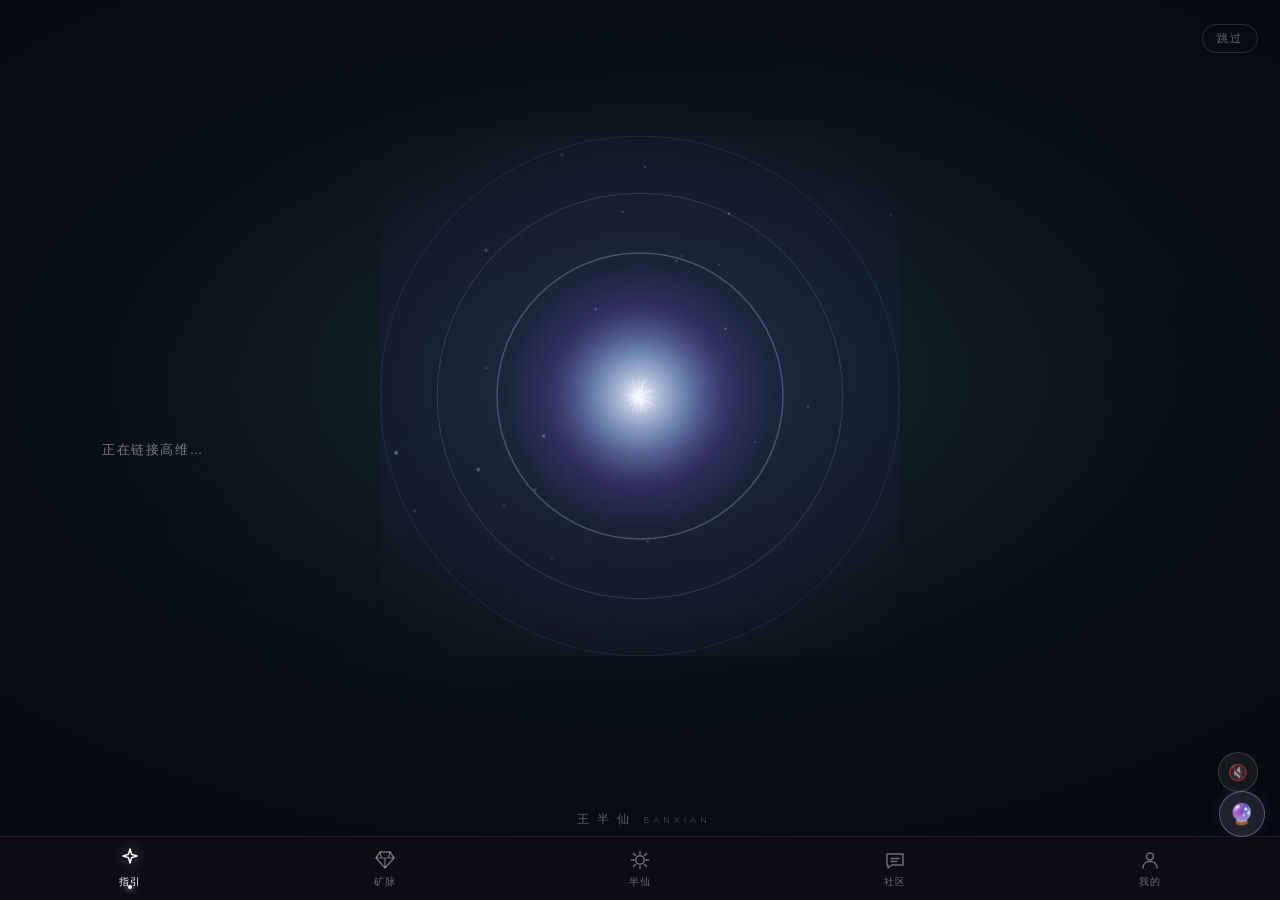
<file: index.html>
<!DOCTYPE html>
<html lang="zh-CN">
<head>
    <meta charset="UTF-8">
    <meta name="viewport" content="width=device-width, initial-scale=1.0, maximum-scale=1.0, user-scalable=no, viewport-fit=cover">
    <meta name="description" content="王半仙 BANXIAN · AI 命理职业导航 · 溯禀赋之源，启职业之途">
    <title>王半仙 · 溯禀赋之源，启职业之途</title>
    <link rel="stylesheet" href="css/spirit.css?v=1">
    <link rel="stylesheet" href="css/starla.css?v=1">
    <meta name="theme-color" content="#1a2226">
    <link rel="icon" href="data:image/svg+xml,<svg xmlns='http://www.w3.org/2000/svg' viewBox='0 0 100 100'><text y='.9em' font-size='90'>🔮</text></svg>">
</head>
<body>

    <!-- 星空滑落（保留原版） -->
    <canvas id="starfield"></canvas>
    <!-- 弥散光晕背景层 -->
    <div class="spirit-glow"></div>
    <!-- 氛围画布层（透明，球体已移除） -->
    <canvas id="spirit-canvas"></canvas>

    <!-- ══════════ 屏 0 · 启动动画（星芒主视觉：白色火花放射 + 深空蓝黑底，无光球） ══════════ -->
    <section class="sp-screen active" id="spLoader">
        <canvas id="nebulaCanvas"></canvas>
        <div class="sp-orb-zone">
            <canvas id="loaderOrbCanvas" class="loader-orb"></canvas>
        </div>

        <!-- 发散光芒层（由 opening.js 白色火花放射呈现，圆球元素已移除） -->
        <div class="sp-rays" id="spRays" aria-hidden="true">
            <div class="sp-rays-inner"></div>
        </div>

        <div class="sp-loader-text" id="loaderText"></div>
        <div class="sp-loader-brand">王半仙<span class="sp-loader-brand-en">BANXIAN</span></div>
        <button class="sp-skip" id="skipLoader">跳过</button>
        <button class="sp-audio-toggle" id="spAudioToggle" aria-label="音效开关">🔇</button>
        <div class="sp-legal">命理内容仅供传统文化研究与娱乐参考</div>
    </section>

    <!-- ══════════ 屏 1 · 星际入口 ══════════ -->
    <section class="sp-screen sp-gate" id="spGate">
        <div class="sp-orb-zone">
            <canvas id="gateOrbCanvas" class="gate-orb"></canvas>
        </div>
        <div class="sp-gate-inner">
            <h1 class="sp-gate-title">溯禀赋之源<br>启职业之途</h1>
            <p class="sp-gate-sub" id="gateSub"></p>
        </div>
        <div class="sp-gate-hint">轻触任意位置 · 唤醒半仙</div>
        <div class="sp-legal">命理内容仅供传统文化研究与娱乐参考</div>
    </section>

    <!-- ══════════ 屏 2 · 主页表单 ══════════ -->
    <main class="container" id="spHome" style="display:none">
        <div class="v3-hero">
            <div class="logo">✦</div>
            <h1 class="title serif-title">启 途</h1>
            <p class="sub">溯禀赋之源，启职业之途<br>AI 命理职业导航 · 王半仙为你掌舵</p>
        </div>

        <form class="v3-form" id="v3Form" onsubmit="return false;" data-avs="qitu_form_v3">
            <div class="v3-section-title">称呼</div>
            <div class="v3-hint">选填 · 我们怎么称呼你</div>
            <input type="text" class="form-input" id="fName" placeholder="怎么称呼你" maxlength="12" autocomplete="off">

            <div class="v3-section-title" style="margin-top:1rem">性别</div>
            <div class="seg" id="fGender" data-avs-seg="gender">
                <button type="button" class="seg-btn active" data-val="1">♂ 男</button>
                <button type="button" class="seg-btn" data-val="0">♀ 女</button>
            </div>

            <div class="v3-section-title" style="margin-top:1rem">历法类型</div>
            <div class="seg" id="fCal" data-avs-seg="cal">
                <button type="button" class="seg-btn active" data-val="solar">公历（阳历）</button>
                <button type="button" class="seg-btn" data-val="lunar">农历（阴历）</button>
            </div>

            <div class="v3-section-title" style="margin-top:1rem" id="dateTitle">出生日期（公历）</div>
            <div class="v3-hint" id="calHint">公历生日直接填写；不确定公历生日可切换农历</div>
            <div class="v3-date-row">
                <select class="form-input" id="fYear"></select>
                <select class="form-input" id="fMonth"></select>
                <select class="form-input" id="fDay"></select>
            </div>

            <div class="v3-section-title" style="margin-top:1rem">出生时辰</div>
            <div class="v3-hint">不知道时辰可选「不知时辰」（按日柱推演）</div>
            <select class="form-input" id="fHour"></select>

            <div class="v3-section-title" style="margin-top:1rem">出生城市</div>
            <div class="v3-hint">选填 · 用于真太阳时校算</div>
            <input type="text" class="form-input" id="fCity" placeholder="如：成都" list="cityList" maxlength="10" autocomplete="off">
            <datalist id="cityList"></datalist>
            <div class="city-tz-note" id="tzNote"></div>

            <button type="button" class="btn-primary" id="submitBtn" style="margin-top:1.2rem">🔮 王半仙，溯源我的天赋禀赋</button>
            <div class="v3-err" id="formErr"></div>
            <p class="v3-foot-note">
                30 秒输入生辰 · 解锁你的职业天赋适配度<br>
                <button type="button" class="v3-demo-link" id="demoLink">填入示例生辰</button>
            </p>
        </form>

        <div class="disclaimer">
            本产品基于传统五行、性格分析等文化元素，仅作职场心理调适与娱乐参考，<br>
            不构成任何职业、投资、法律、医疗等专业建议。<br>
            <a href="agreement.html">用户协议</a> ·
            <a href="privacy.html">隐私政策</a> ·
            <span>AI 生成内容 · 仅供参考</span>
        </div>
    </main>

    <!-- ══════════ 王半仙 AB 剧对白弹窗 ══════════ -->
    <div class="bx-overlay" id="bxOverlay">
        <div class="bx-panel">
            <div class="bx-head">
                <div class="bx-orb glow-orb" data-c1="#b8aee8" data-c2="#d9578a">🧘</div>
                <div>
                    <div class="bx-name">王半仙</div>
                    <div class="bx-role">玄学职场派 AI 参谋 · 在线</div>
                </div>
            </div>
            <div class="bx-body" id="bxBody"></div>
            <div class="bx-btns" id="bxBtns"></div>
        </div>
    </div>

    <div class="toast" id="toast"></div>

    <script src="js/starfield.js?v=1"></script>
    <script src="js/spirit.js?v=1"></script>
    <script src="js/opening.js?v=1"></script>
    <script src="js/config.js?v=1"></script>
    <script src="js/auth.js?v=1"></script>
    <script src="js/glow-orb.js?v=1"></script>
    <script src="js/autosave.js?v=1"></script>
    <script src="js/tabbar.js?v=1"></script>
    <script>
    (function () {
        'use strict';

        /* ================= 常量与工具 ================= */
        var HOURS = [
            { v: -1, t: '不知时辰' },
            { v: 0, t: '子时 23-1点' }, { v: 1, t: '丑时 1-3点' }, { v: 3, t: '寅时 3-5点' },
            { v: 5, t: '卯时 5-7点' }, { v: 7, t: '辰时 7-9点' }, { v: 9, t: '巳时 9-11点' },
            { v: 11, t: '午时 11-13点' }, { v: 13, t: '未时 13-15点' }, { v: 15, t: '申时 15-17点' },
            { v: 17, t: '酉时 17-19点' }, { v: 19, t: '戌时 19-21点' }, { v: 21, t: '亥时 21-23点' },
        ];
        // 主要城市经度（真太阳时校算）
        var CITIES = {
            '北京': 116.41, '上海': 121.47, '广州': 113.26, '深圳': 114.06, '成都': 104.06,
            '杭州': 120.15, '武汉': 114.31, '西安': 108.94, '重庆': 106.55, '南京': 118.78,
            '长沙': 112.94, '郑州': 113.62, '沈阳': 123.43, '哈尔滨': 126.53, '乌鲁木齐': 87.62,
            '昆明': 102.71, '厦门': 118.09, '青岛': 120.38, '苏州': 120.58, '天津': 117.20,
            '济南': 117.12, '大连': 121.61, '合肥': 117.28, '福州': 119.30, '南宁': 108.37,
            '贵阳': 106.71, '太原': 112.55, '石家庄': 114.51, '兰州': 103.83, '呼和浩特': 111.75,
            '银川': 106.23, '西宁': 101.78, '拉萨': 91.11, '长春': 125.32, '南昌': 115.86,
            '海口': 110.33, '宁波': 121.55, '无锡': 120.31, '佛山': 113.12, '东莞': 113.75,
        };

        function $(id) { return document.getElementById(id); }
        function toast(msg) {
            var t = $('toast');
            t.textContent = msg;
            t.classList.add('show');
            clearTimeout(t._tm);
            t._tm = setTimeout(function () { t.classList.remove('show'); }, 2400);
        }

        /* 打字机逐字 */
        function typewriter(el, text, speed, done) {
            el.innerHTML = '';
            var i = 0;
            var cursor = '<span class="cursor"></span>';
            (function tick() {
                if (i < text.length) {
                    el.innerHTML = text.slice(0, i + 1) + cursor;
                    i++;
                    setTimeout(tick, speed || 90);
                } else {
                    el.innerHTML = text;
                    if (done) done();
                }
            })();
        }

        /* ================= 启动屏 → 入口屏（白色火花爆发 + Calculating + 宇宙音效） ================= */
        var LOADER_LINE = '正在链接高维…';
        var skipLoader = false;
        function enterGate() {
            if (skipLoader) return;
            skipLoader = true;
            $('spLoader').classList.remove('active');
            $('spGate').classList.add('active');
            // 停火花、淡出宇宙音效
            if (window.Opening) {
                window.Opening.nebulaStop();
                window.Opening.audio.fadeOut();
            }
            window.Spirit && window.Spirit.setMode('ambient');
            // 启动星灵球动效（发光蓝白球 + 三层轨道 + 星尘粒子）
            var gob = document.getElementById('gateOrbCanvas');
            if (gob && window.SpiritOrb && !gob.dataset.started) {
                gob.dataset.started = '1';
                setTimeout(function () { window.SpiritOrb.create(gob, { particles: 26, rings: 3 }); }, 60);
            }
            if (!$('gateSub').textContent) {
                typewriter($('gateSub'), '人生没有AB剧，没有存档回档，也没有平行世界供你试错不同职业结局。\n我王半仙不替你改写命运，只帮你看懂手里与生俱来的底牌。', 42);
            }
        }
        $('skipLoader').addEventListener('click', enterGate);

        // 主视觉时间线：白色火花爆发 + 正在链接高维 → 进入入口屏
        window.Spirit && window.Spirit.setMode('loaderWhite');
        typewriter($('loaderText'), LOADER_LINE, 55);
        // 加载页星灵球动效（共用组件：直径=屏宽55%，保持居中垂直位置）
        var lob = document.getElementById('loaderOrbCanvas');
        if (lob && window.SpiritOrb) {
            setTimeout(function () { window.SpiritOrb.create(lob, { particles: 24, rings: 3 }); }, 30);
        }
        if (window.Opening) {
            window.Opening.nebulaStart();
            window.Opening.startTimeline(function () {
                setTimeout(enterGate, 500);
            });
        } else {
            setTimeout(enterGate, 3200);
        }

        // 入口屏：轻触唤醒 → 表单
        $('spGate').addEventListener('click', function () {
            if (skipLoader !== true) enterGate();   // 动画未走完：先跳过启动屏
            if (!$('spHome').style.display || $('spHome').style.display === 'none') {
                $('spGate').classList.remove('active');
                $('spHome').style.display = 'block';
                window.Spirit && window.Spirit.setMode('form');
                buildSelects();
            }
        });

        /* ================= 表单构建 ================= */
        function buildSelects() {
            var y = $('fYear');
            if (y.options.length) return;
            for (var i = 2030; i >= 1900; i--) {
                var o = document.createElement('option');
                o.value = i; o.textContent = i + ' 年';
                if (i === 1995) o.selected = true;
                y.appendChild(o);
            }
            var m = $('fMonth');
            for (var j = 1; j <= 12; j++) {
                var o2 = document.createElement('option');
                o2.value = j; o2.textContent = j + ' 月';
                if (j === 6) o2.selected = true;
                m.appendChild(o2);
            }
            var d = $('fDay');
            for (var k = 1; k <= 31; k++) {
                var o3 = document.createElement('option');
                o3.value = k; o3.textContent = k + ' 日';
                if (k === 15) o3.selected = true;
                d.appendChild(o3);
            }
            var h = $('fHour');
            HOURS.forEach(function (item) {
                var o4 = document.createElement('option');
                o4.value = item.v; o4.textContent = item.t;
                h.appendChild(o4);
            });
            // 城市 datalist
            Object.keys(CITIES).forEach(function (c) {
                var oc = document.createElement('option');
                oc.value = c;
                $('cityList').appendChild(oc);
            });
            // 月份天数联动（公历）
            rebuildDays();
            $('fYear').addEventListener('change', rebuildDays);
            $('fMonth').addEventListener('change', rebuildDays);
            // 本地自动保存：回填上次填写（下拉重建后执行）
            if (window.AutoSave) {
                AutoSave.restore('qitu_form_v3', $('v3Form'));
                rebuildDays();
                var c = $('fCity').value.trim();
                if (c) $('fCity').dispatchEvent(new Event('input'));
            }
        }

        function rebuildDays() {
            var y = parseInt($('fYear').value, 10) || 1995;
            var m = parseInt($('fMonth').value, 10) || 1;
            var max = 31;
            if (m === 2) {
                var leap = (y % 4 === 0 && y % 100 !== 0) || y % 400 === 0;
                max = leap ? 29 : 28;
            } else if ([4, 6, 9, 11].indexOf(m) >= 0) {
                max = 30;
            }
            var d = $('fDay');
            var cur = parseInt(d.value, 10) || 1;
            d.innerHTML = '';
            for (var k = 1; k <= max; k++) {
                var o = document.createElement('option');
                o.value = k; o.textContent = k + ' 日';
                if (k === Math.min(cur, max)) o.selected = true;
                d.appendChild(o);
            }
        }

        /* 性别 / 历法 切换 */
        function bindSeg(el, cb) {
            el.addEventListener('click', function (e) {
                var btn = e.target.closest('.seg-btn');
                if (!btn) return;
                Array.prototype.forEach.call(el.children, function (b) { b.classList.remove('active'); });
                btn.classList.add('active');
                if (cb) cb(btn.dataset.val);
            });
        }
        bindSeg($('fGender'));
        bindSeg($('fCal'), function (val) {
            var lunar = val === 'lunar';
            $('dateTitle').textContent = lunar ? '出生日期（农历）' : '出生日期（公历）';
            $('calHint').textContent = lunar
                ? '农历月日填写；闰月月填负数（如 -4 表示闰四月）'
                : '公历生日直接填写；不确定公历生日可切换农历';
        });

        /* 城市 → 真太阳时提示 */
        $('fCity').addEventListener('input', function () {
            var c = $('fCity').value.trim();
            var lon = CITIES[c];
            var note = $('tzNote');
            if (!lon) { note.classList.remove('show'); note.textContent = ''; return; }
            // 真太阳时偏差 ≈ (经度-120°)*4 分钟（均时差从略）
            var diff = Math.round((lon - 120) * 4);
            var sign = diff >= 0 ? '+' : '';
            note.textContent = '已按' + c + '（东经' + lon.toFixed(2) + '°）校算真太阳时：' +
                (diff === 0 ? '与北京时间一致' : '与北京时间相差 ' + sign + diff + ' 分钟') +
                '，时辰边界已按修正后判断。';
            note.classList.add('show');
        });

        /* 一键示例 */
        $('demoLink').addEventListener('click', function () {
            $('fName').value = '小途';
            $('fYear').value = 1997; $('fMonth').value = 3; $('fDay').value = 18;
            rebuildDays();
            $('fHour').value = 11;
            $('fCity').value = '成都';
            $('fCity').dispatchEvent(new Event('input'));
            if (window.AutoSave) AutoSave.save('qitu_form_v3', $('v3Form'));
            toast('已填入示例生辰，可直接开始溯源');
        });

        /* ================= 提交：AB 剧对白 → 溯源 → 报告 ================= */
        var state = { step: 0 };
        var AB_LINES = [
            '人生没有AB剧，择业没有重来键。',
            '你这个八字，我先看一眼——嗯，天赋是藏不住的。',
            '知命不认命，天赋定航向。这就为你溯源。',
        ];

        $('submitBtn').addEventListener('click', function () {
            var year = parseInt($('fYear').value, 10);
            var month = parseInt($('fMonth').value, 10);
            var day = parseInt($('fDay').value, 10);
            var hour = parseInt($('fHour').value, 10);
            var gender = document.querySelector('#fGender .seg-btn.active').dataset.val;
            var cal = document.querySelector('#fCal .seg-btn.active').dataset.val;
            var city = $('fCity').value.trim();
            state.name = $('fName').value.trim() || '';
            state.city = city;

            var yMin = 1900, yMax = cal === 'lunar' ? 2100 : 2030;
            if (!year || !month || !day || year < yMin || year > yMax || month < 1 || month > 12 || day < 1 || day > 31) {
                $('formErr').textContent = '请填写完整的出生日期';
                return;
            }
            $('formErr').textContent = '';

            /* ---- 阶段1：AB 剧对白弹窗 ---- */
            var overlay = $('bxOverlay');
            overlay.classList.add('show');
            state.step = 0;
            showAbLine();

            function showAbLine() {
                var body = $('bxBody');
                var btns = $('bxBtns');
                btns.innerHTML = '';
                if (state.step < AB_LINES.length - 1) {
                    btns.innerHTML = '<button class="bx-btn ghost" id="bxNext">继续</button>';
                    typewriter(body, AB_LINES[state.step], 80, function () {
                        var n = $('bxNext');
                        if (n) n.addEventListener('click', function () {
                            state.step++;
                            showAbLine();
                        });
                    });
                } else {
                    btns.innerHTML = '<button class="bx-btn" id="bxGo">溯源开始</button>';
                    typewriter(body, AB_LINES[state.step], 80, function () {
                        var g = $('bxGo');
                        if (g) g.addEventListener('click', doTrace);
                    });
                }
            }

            /* ---- 阶段2：灵体溯源过渡 + API ---- */
            function doTrace() {
                overlay.classList.remove('show');
                window.Spirit && window.Spirit.play('implode');
                setTimeout(function () {
                    window.Spirit && window.Spirit.play('burst');
                    window.Spirit && window.Spirit.setMode('ambient');
                }, 500);
                $('submitBtn').disabled = true;
                $('submitBtn').textContent = '半仙溯源中…';

                fetch(window.API_BASE + '/api/report', {
                    method: 'POST',
                    headers: { 'Content-Type': 'application/json' },
                    body: JSON.stringify({
                        year: year, month: month, day: day,
                        hour: hour, minute: 0,
                        gender: parseInt(gender, 10),
                        calendar: cal,
                        city: city || undefined,
                        name: $('fName').value.trim() || undefined,
                    }),
                })
                .then(function (r) { return r.json().then(function (d) { return { ok: r.ok, d: d }; }); })
                .then(function (res) {
                    if (!res.ok || !res.d.chart) throw new Error(res.d.detail || '生成失败，请稍后重试');
                    var data = res.d;
                    if (state.name) data._name = state.name;
                    if (state.city) data._city = state.city;
                    sessionStorage.setItem('reportData', JSON.stringify(data));
                    sessionStorage.setItem('currentReportId', data.report_id || '');
                    try {
                        var list = JSON.parse(localStorage.getItem('qitu_reports') || '[]');
                        list.unshift({ report_id: data.report_id || '', saved_at: new Date().toISOString(), data: data });
                        localStorage.setItem('qitu_reports', JSON.stringify(list.slice(0, 10)));
                    } catch (e) {}
                    location.href = 'report.html?id=' + encodeURIComponent(data.report_id || '');
                })
                .catch(function (e) {
                    $('formErr').textContent = (e && e.message) || '网络异常，请重试';
                    $('submitBtn').disabled = false;
                    $('submitBtn').textContent = '🔮 王半仙，溯源我的天赋禀赋';
                });
            }
        });
    })();
    </script>
</body>
</html>
</file>
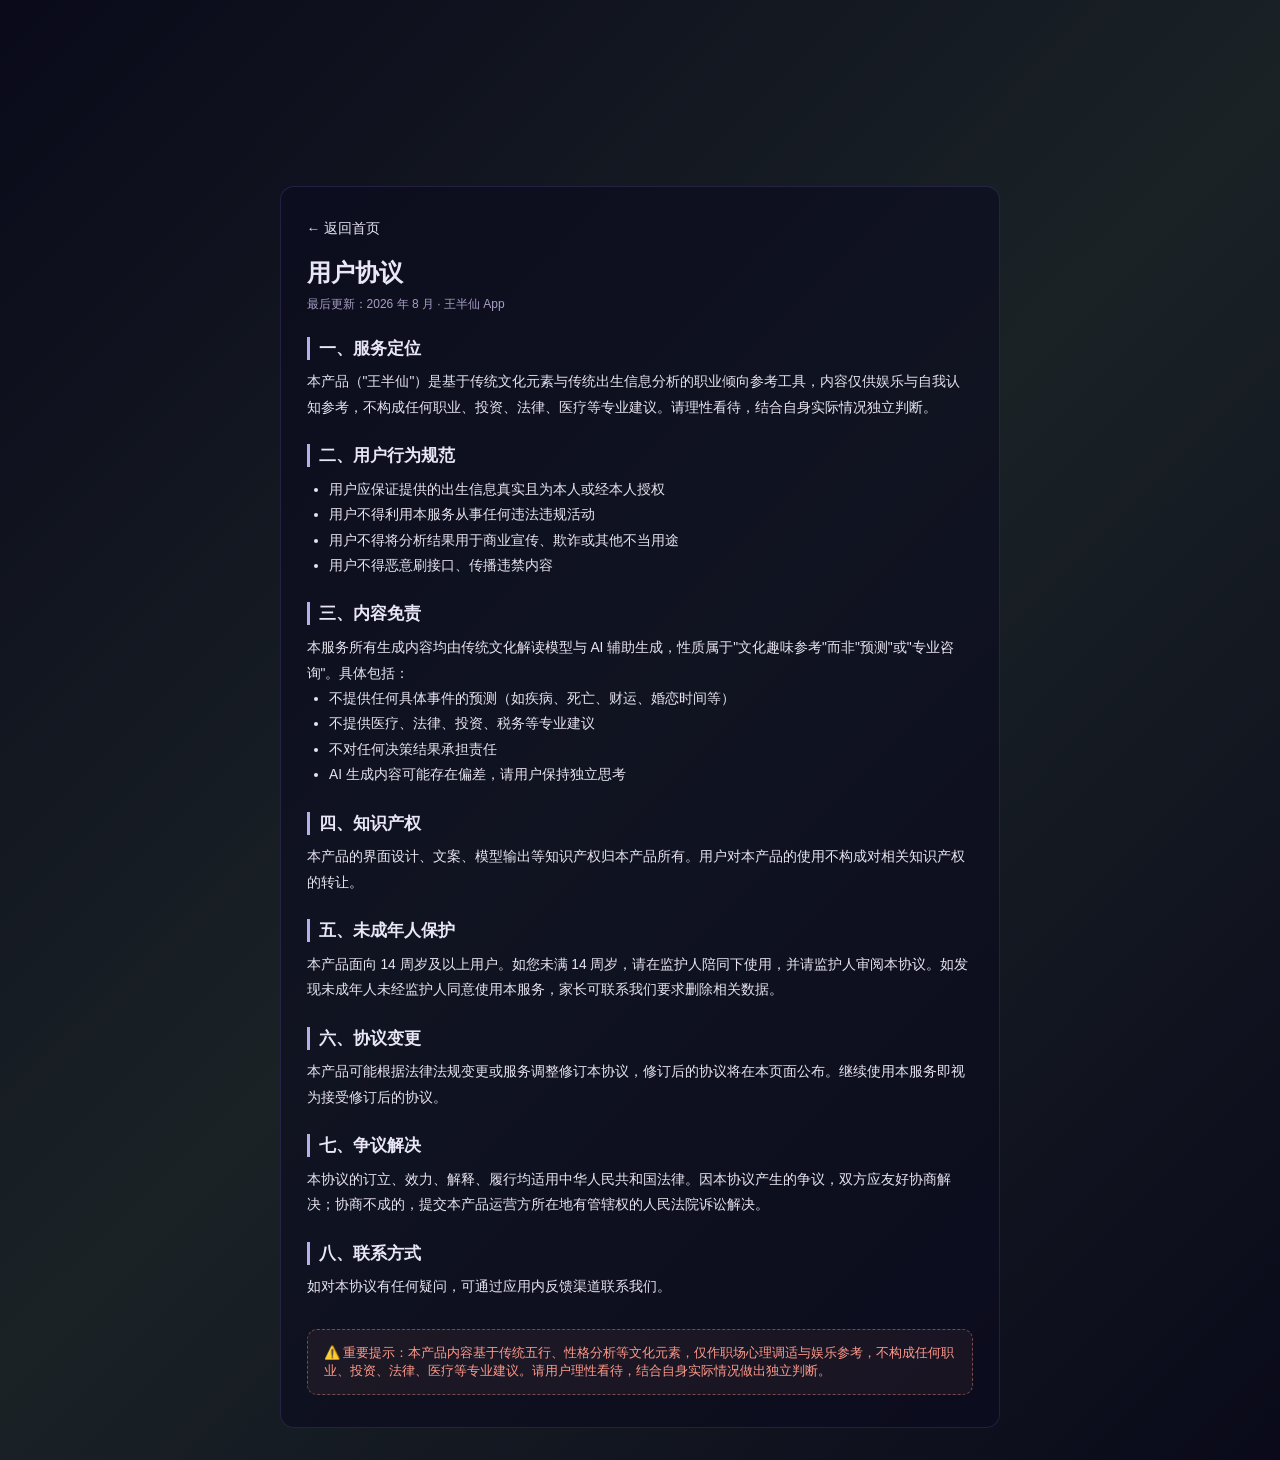
<file: agreement.html>
<!DOCTYPE html>
<html lang="zh-CN">
<head>
    <meta charset="UTF-8">
    <meta name="viewport" content="width=device-width, initial-scale=1.0, viewport-fit=cover">
    <meta http-equiv="Cache-Control" content="no-cache, no-store, must-revalidate">
    <meta http-equiv="Pragma" content="no-cache">
    <meta http-equiv="Expires" content="0">
    <title>用户协议 · 王半仙</title>
    <link rel="stylesheet" href="css/starla.css?v=5">
    <style>
        body { min-height: 100vh; padding: 2rem 1rem; }
        .legal-wrap { max-width: 720px; margin: 0 auto; background: rgba(10,10,30,0.6); border: 1px solid rgba(124,107,214,0.2); border-radius: 14px; padding: 2rem 1.6rem; }
        .legal-wrap h1 { font-size: 1.5rem; color: var(--gold-light); margin-bottom: 0.4rem; font-family: "STKaiti","KaiTi",serif; }
        .legal-wrap .sub { font-size: 0.75rem; color: var(--text-dim); margin-bottom: 1.5rem; }
        .legal-wrap h2 { font-size: 1.05rem; color: var(--gold-light); margin: 1.5rem 0 0.6rem; border-left: 3px solid var(--gold); padding-left: 0.6rem; }
        .legal-wrap p, .legal-wrap li { font-size: 0.86rem; line-height: 1.85; color: var(--text-main); }
        .legal-wrap ul { padding-left: 1.4rem; }
        .legal-wrap a.back { display: inline-block; margin-bottom: 1.2rem; color: var(--gold-light); text-decoration: none; font-size: 0.85rem; }
        .legal-wrap a.back:hover { text-decoration: underline; }
        .legal-disclaimer { margin-top: 1.8rem; padding: 0.9rem 1rem; background: rgba(255,154,138,0.06); border: 1px dashed rgba(255,154,138,0.4); border-radius: 10px; font-size: 0.82rem; color: #ff9a8a; }
    </style>
    <link rel="manifest" href="manifest.json">
    <meta name="theme-color" content="#1a2226">
    <meta name="apple-mobile-web-app-capable" content="yes">
    <meta name="mobile-web-app-capable" content="yes">
    <meta name="apple-mobile-web-app-status-bar-style" content="black-translucent">
    <meta name="apple-mobile-web-app-title" content="王半仙">
    <link rel="apple-touch-startup-image" href="img/icons/startup-390x844.png" media="(device-width: 390px) and (device-height: 844px) and (-webkit-device-pixel-ratio: 3)">
    <link rel="apple-touch-startup-image" href="img/icons/startup-430x932.png" media="(device-width: 430px) and (device-height: 932px) and (-webkit-device-pixel-ratio: 3)">
    <link rel="apple-touch-startup-image" href="img/icons/startup-375x812.png" media="(device-width: 375px) and (device-height: 812px) and (-webkit-device-pixel-ratio: 3)">
    <link rel="apple-touch-icon" href="img/icons/apple-touch-icon.png">
    <link rel="icon" type="image/png" sizes="192x192" href="img/icons/icon-192.png">
</head>
<body>
    <canvas id="starfield"></canvas>
    <div class="spirit-glow"></div>
    <canvas id="spirit-canvas"></canvas>
    <div class="legal-wrap">
        <a href="index.html" class="back">← 返回首页</a>
        <h1>用户协议</h1>
        <div class="sub">最后更新：2026 年 8 月 · 王半仙 App</div>

        <h2>一、服务定位</h2>
        <p>本产品（"王半仙"）是基于传统文化元素与传统出生信息分析的职业倾向参考工具，内容仅供娱乐与自我认知参考，不构成任何职业、投资、法律、医疗等专业建议。请理性看待，结合自身实际情况独立判断。</p>

        <h2>二、用户行为规范</h2>
        <ul>
            <li>用户应保证提供的出生信息真实且为本人或经本人授权</li>
            <li>用户不得利用本服务从事任何违法违规活动</li>
            <li>用户不得将分析结果用于商业宣传、欺诈或其他不当用途</li>
            <li>用户不得恶意刷接口、传播违禁内容</li>
        </ul>

        <h2>三、内容免责</h2>
        <p>本服务所有生成内容均由传统文化解读模型与 AI 辅助生成，性质属于"文化趣味参考"而非"预测"或"专业咨询"。具体包括：</p>
        <ul>
            <li>不提供任何具体事件的预测（如疾病、死亡、财运、婚恋时间等）</li>
            <li>不提供医疗、法律、投资、税务等专业建议</li>
            <li>不对任何决策结果承担责任</li>
            <li>AI 生成内容可能存在偏差，请用户保持独立思考</li>
        </ul>

        <h2>四、知识产权</h2>
        <p>本产品的界面设计、文案、模型输出等知识产权归本产品所有。用户对本产品的使用不构成对相关知识产权的转让。</p>

        <h2>五、未成年人保护</h2>
        <p>本产品面向 14 周岁及以上用户。如您未满 14 周岁，请在监护人陪同下使用，并请监护人审阅本协议。如发现未成年人未经监护人同意使用本服务，家长可联系我们要求删除相关数据。</p>

        <h2>六、协议变更</h2>
        <p>本产品可能根据法律法规变更或服务调整修订本协议，修订后的协议将在本页面公布。继续使用本服务即视为接受修订后的协议。</p>

        <h2>七、争议解决</h2>
        <p>本协议的订立、效力、解释、履行均适用中华人民共和国法律。因本协议产生的争议，双方应友好协商解决；协商不成的，提交本产品运营方所在地有管辖权的人民法院诉讼解决。</p>

        <h2>八、联系方式</h2>
        <p>如对本协议有任何疑问，可通过应用内反馈渠道联系我们。</p>

        <div class="legal-disclaimer">
            ⚠️ 重要提示：本产品内容基于传统五行、性格分析等文化元素，仅作职场心理调适与娱乐参考，不构成任何职业、投资、法律、医疗等专业建议。请用户理性看待，结合自身实际情况做出独立判断。
        </div>
    </div>
</body>
</html>
</file>
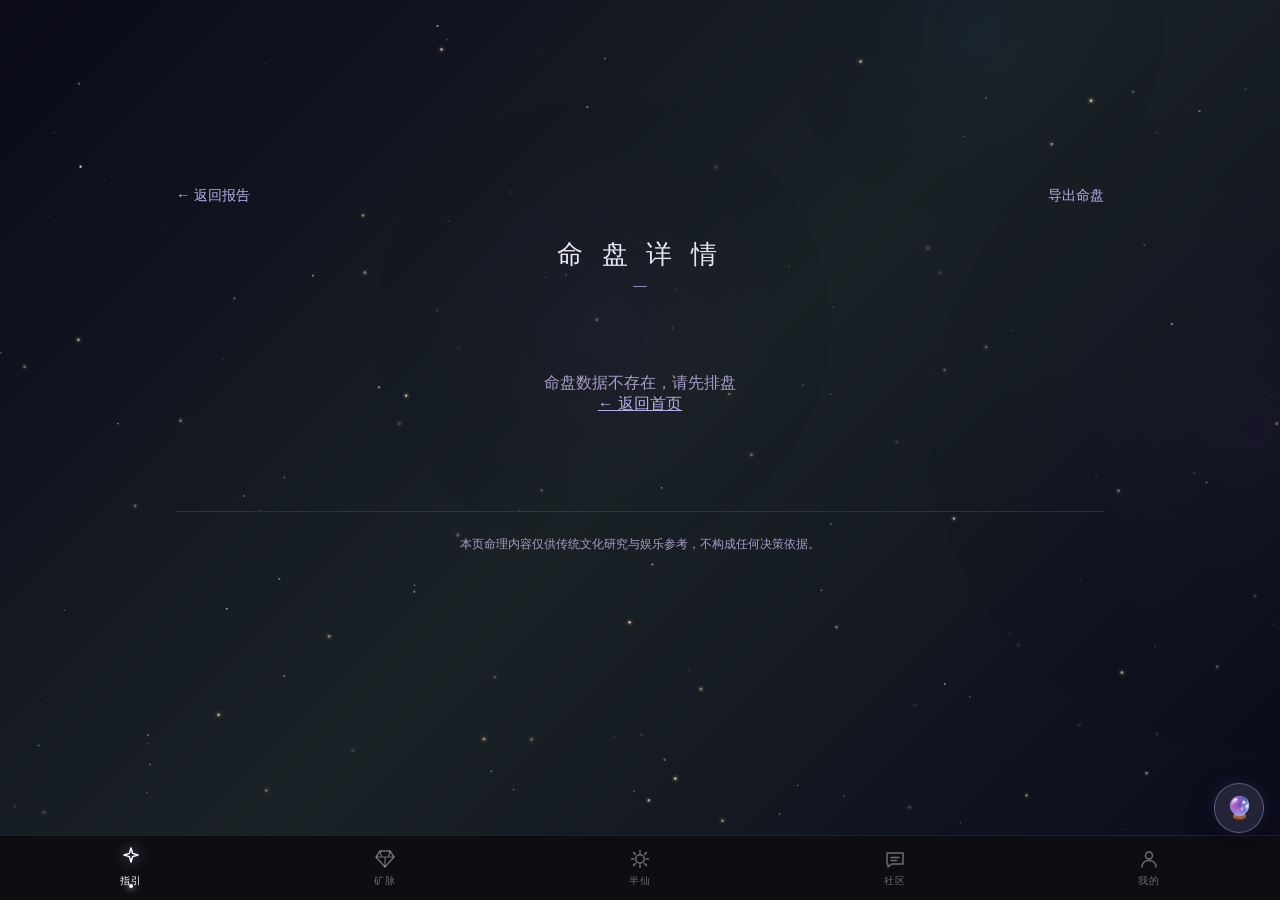
<file: chart.html>
<!DOCTYPE html>
<html lang="zh-CN">
<head>
    <meta charset="UTF-8">
    <meta name="viewport" content="width=device-width, initial-scale=1.0, viewport-fit=cover">
    <meta http-equiv="Cache-Control" content="no-cache, no-store, must-revalidate">
    <meta http-equiv="Pragma" content="no-cache">
    <meta http-equiv="Expires" content="0">
    <title>命盘详情 · 王半仙</title>
    <link rel="stylesheet" href="css/starla.css?v=5">
    <script src="vendor/echarts.min.js"></script>
    <style>
        .page-header {
            text-align: center;
            padding: 1.5rem 0 1rem;
        }
        .page-header .title {
            font-size: 1.6rem;
            color: var(--gold-light);
            letter-spacing: 6px;
        }
        .page-header .subtitle {
            color: var(--text-dim);
            font-size: 0.85rem;
            margin-top: 0.4rem;
        }
        .top-bar {
            display: flex;
            justify-content: space-between;
            align-items: center;
            margin-bottom: 0.5rem;
        }
        .top-bar a, .top-bar button {
            color: var(--gold);
            text-decoration: none;
            font-size: 0.9rem;
            background: transparent;
            border: none;
            cursor: pointer;
        }
        /* 藏干详情表 */
        .hidegan-table {
            width: 100%;
            border-collapse: collapse;
            table-layout: fixed;
            font-size: 0.85rem;
            margin-top: 0.8rem;
        }
        .hidegan-table th:first-child { width: 15%; }
        .hidegan-table th, .hidegan-table td {
            padding: 0.6rem 0.4rem;
            text-align: center;
            border-bottom: 1px solid rgba(184, 174, 232, 0.12);
            vertical-align: top;
        }
        .hidegan-table th {
            color: var(--gold);
            font-weight: 600;
            font-size: 0.8rem;
        }
        .hidegan-table td {
            color: var(--text-main);
        }
        .hidegan-table .zhi-char {
            font-size: 1.3rem;
            font-family: "STKaiti", "KaiTi", serif;
            color: var(--gold-light);
        }
        .hidegan-table .ss-cell {
            color: var(--purple-light);
            font-size: 0.8rem;
        }
        /* 藏干逐行对齐 */
        .hidegan-list {
            display: flex;
            flex-direction: column;
            gap: 0.4rem;
        }
        .hidegan-row {
            display: flex;
            align-items: center;
            justify-content: center;
            gap: 0.45rem;
            min-height: 1.7rem;
        }
        .hidegan-char {
            font-size: 1.05rem;
            font-family: "STKaiti", "KaiTi", serif;
            color: var(--gold-light);
            min-width: 1.25em;
            text-align: center;
        }
        .hidegan-ss {
            color: var(--purple-light);
            font-size: 0.72rem;
            white-space: nowrap;
        }
        /* 强弱指示 */
        .strength-bar-wrap {
            background: rgba(10,10,30,0.6);
            border-radius: 10px;
            height: 12px;
            position: relative;
            margin: 0.8rem 0;
        }
        .strength-bar {
            height: 100%;
            background: linear-gradient(90deg, #b8aee8, #b8aee8, #ff6b6b);
            border-radius: 10px;
        }
        .strength-marker {
            position: absolute;
            top: -4px;
            width: 2px;
            height: 20px;
            background: var(--gold-light);
            box-shadow: 0 0 8px var(--gold-light);
        }
        .strength-labels {
            display: flex;
            justify-content: space-between;
            font-size: 0.72rem;
            color: var(--text-dim);
        }
        /* 得令得地得势三维度明细 */
        .ddd-summary {
            margin-top: 0.9rem;
            font-size: 0.85rem;
            color: var(--gold-light);
            padding: 0.5rem 0.7rem;
            background: rgba(124,107,214,0.08);
            border-left: 3px solid var(--gold);
            border-radius: 0 8px 8px 0;
        }
        .ddd-list {
            display: grid;
            grid-template-columns: repeat(3, 1fr);
            gap: 0.5rem;
            margin-top: 0.7rem;
        }
        .ddd-item {
            background: rgba(10,10,30,0.5);
            border: 1px solid rgba(124,107,214,0.15);
            border-radius: 10px;
            padding: 0.6rem 0.6rem 0.5rem;
        }
        .ddd-item.got { border-color: rgba(127,212,127,0.4); }
        .ddd-item.lost { border-color: rgba(255,107,107,0.3); opacity: 0.85; }
        .ddd-head {
            display: flex;
            justify-content: space-between;
            align-items: baseline;
        }
        .ddd-name { font-size: 0.95rem; color: var(--gold-light); }
        .ddd-item.got .ddd-name { color: #7fd47f; }
        .ddd-item.lost .ddd-name { color: #ff8b8b; }
        .ddd-score { font-size: 1.05rem; color: var(--gold-light); }
        .ddd-score small { font-size: 0.65rem; margin-left: 1px; }
        .ddd-tip { font-size: 0.68rem; color: var(--text-dim); margin: 0.15rem 0 0.35rem; }
        .ddd-desc { font-size: 0.72rem; line-height: 1.5; color: var(--text-dim); }
        @media (max-width: 640px) {
            .ddd-list { grid-template-columns: 1fr; }
        }
        /* 十神分布 */
        .ss-grid {
            display: grid;
            grid-template-columns: repeat(5, 1fr);
            gap: 0.5rem;
            margin-top: 0.8rem;
        }
        .ss-cell {
            background: rgba(10,10,30,0.5);
            border: 1px solid rgba(124,107,214,0.15);
            border-radius: 8px;
            padding: 0.5rem 0.3rem;
            text-align: center;
        }
        .ss-cell .name {
            font-size: 0.85rem;
            color: var(--text-main);
        }
        .ss-cell .count {
            font-size: 0.7rem;
            color: var(--text-dim);
            margin-top: 0.15rem;
        }
        .ss-cell.active {
            border-color: var(--gold);
            background: rgba(124,107,214,0.12);
        }
        .ss-cell.active .name { color: var(--gold-light); }
        /* 大运流年 */
        .dayun-detail {
            display: grid;
            grid-template-columns: repeat(auto-fill, minmax(150px, 1fr));
            gap: 0.6rem;
        }
        .dy-block {
            background: rgba(10,10,30,0.5);
            border: 1px solid rgba(124,107,214,0.15);
            border-radius: 10px;
            padding: 0.7rem;
        }
        .dy-block.current {
            border-color: var(--gold);
            box-shadow: 0 0 15px rgba(124,107,214,0.15);
        }
        .dy-block .head {
            display: flex;
            justify-content: space-between;
            align-items: baseline;
            margin-bottom: 0.4rem;
        }
        .dy-block .gz {
            font-size: 1.15rem;
            font-weight: 700;
            color: var(--gold-light);
            font-family: "STKaiti", "KaiTi", serif;
        }
        .dy-block .age {
            font-size: 0.7rem;
            color: var(--text-dim);
        }
        .dy-block .ln {
            font-size: 0.72rem;
            color: var(--text-dim);
            line-height: 1.7;
        }
        .dy-block .ln b {
            color: var(--purple-light);
            font-weight: normal;
        }
        .no-data {
            text-align: center;
            padding: 4rem 1rem;
            color: var(--text-dim);
        }
        .no-data a { color: var(--gold); }
        #wuxingRadar {
            width: 100%;
            height: 300px;
        }
        .info-line {
            display: flex;
            justify-content: space-between;
            padding: 0.5rem 0;
            border-bottom: 1px dashed rgba(124,107,214,0.15);
            font-size: 0.9rem;
        }
        .info-line .k { color: var(--text-dim); }
        .info-line .v { color: var(--gold-light); }
    </style>
    <link rel="manifest" href="manifest.json">
    <meta name="theme-color" content="#1a2226">
    <meta name="apple-mobile-web-app-capable" content="yes">
    <meta name="mobile-web-app-capable" content="yes">
    <meta name="apple-mobile-web-app-status-bar-style" content="black-translucent">
    <meta name="apple-mobile-web-app-title" content="王半仙">
    <link rel="apple-touch-startup-image" href="img/icons/startup-390x844.png" media="(device-width: 390px) and (device-height: 844px) and (-webkit-device-pixel-ratio: 3)">
    <link rel="apple-touch-startup-image" href="img/icons/startup-430x932.png" media="(device-width: 430px) and (device-height: 932px) and (-webkit-device-pixel-ratio: 3)">
    <link rel="apple-touch-startup-image" href="img/icons/startup-375x812.png" media="(device-width: 375px) and (device-height: 812px) and (-webkit-device-pixel-ratio: 3)">
    <link rel="apple-touch-icon" href="img/icons/apple-touch-icon.png">
    <link rel="icon" type="image/png" sizes="192x192" href="img/icons/icon-192.png">
    <script src="js/config.js?v=1"></script>
</head>
<body>
    <canvas id="starfield"></canvas>
    <div class="spirit-glow"></div>
    <canvas id="spirit-canvas"></canvas>
    

    <div class="container">
        <div class="top-bar">
            <a href="report.html">← 返回报告</a>
            <button onclick="window.print()">导出命盘</button>
        </div>

        <div class="page-header">
            <div class="title serif-title">命 盘 详 情</div>
            <div class="subtitle" id="chartSubtitle">—</div>
        </div>

        <div id="chartContent">
            <div class="no-data">
                <p>命盘数据不存在，请先排盘</p>
                <p><a href="index.html">← 返回首页</a></p>
            </div>
        </div>

        <div class="disclaimer">
            本页命理内容仅供传统文化研究与娱乐参考，不构成任何决策依据。
        </div>
    </div>

    <script src="js/starfield.js?v=5"></script>
    <script src="js/chart.js?v=3"></script>
    <script src="js/tabbar.js?v=5"></script>
</body>
</html>
</file>
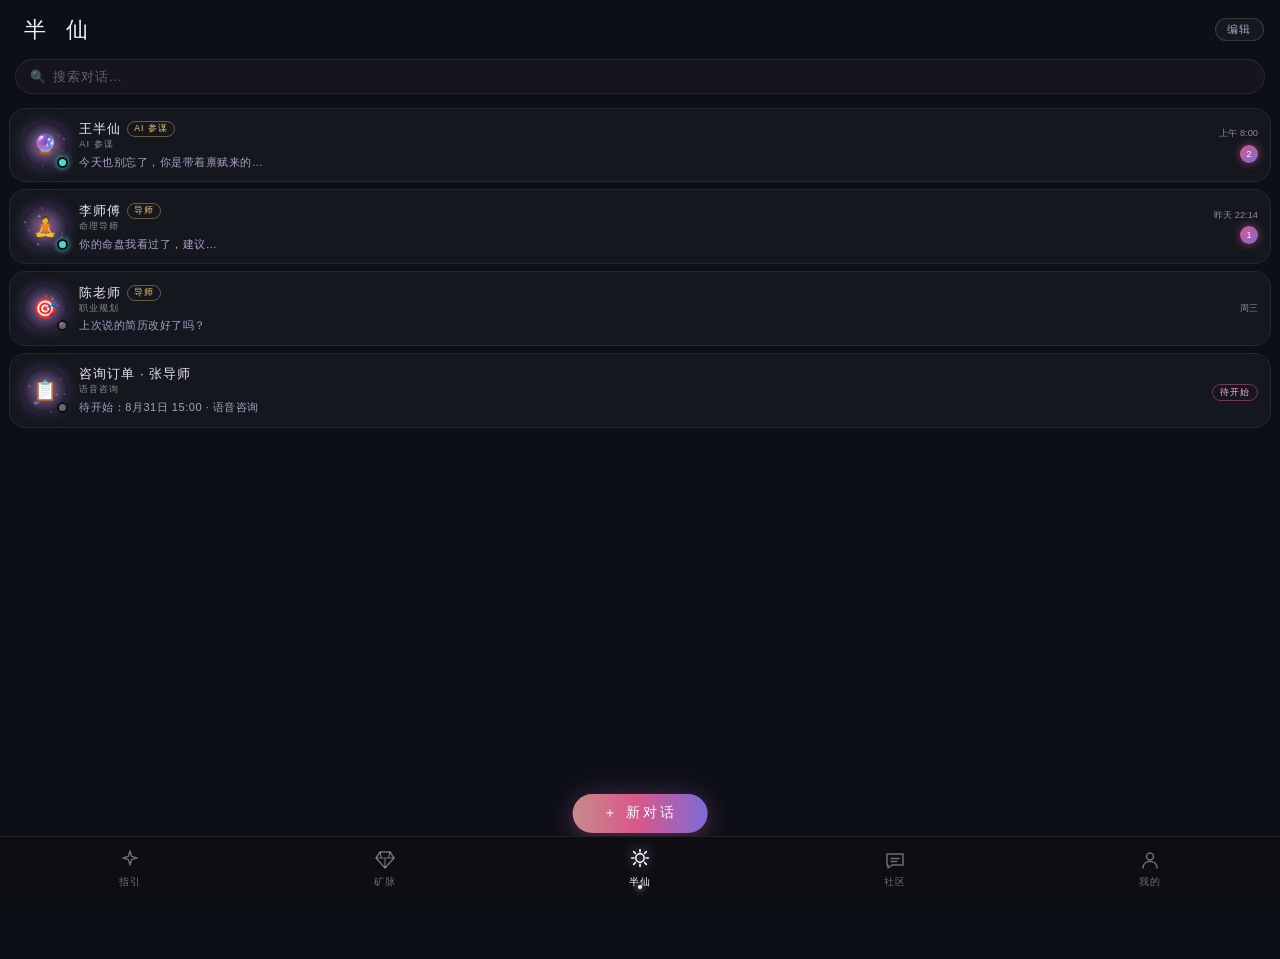
<file: chat.html>
<!DOCTYPE html>
<html lang="zh-CN">
<head>
    <meta charset="UTF-8">
    <meta name="viewport" content="width=device-width, initial-scale=1.0, viewport-fit=cover">
    <meta http-equiv="Cache-Control" content="no-cache, no-store, must-revalidate">
    <title>王半仙 · 对话</title>
    <link rel="stylesheet" href="css/spirit.css?v=6">
    <link rel="stylesheet" href="css/starla.css?v=6">
    <link rel="stylesheet" href="css/chat.css?v=1">
    <meta name="theme-color" content="#0d0f16">
    <script src="js/config.js?v=6"></script>
    <style>
        /* chat 页强制纯色底色，去掉全局弥散光晕与星空下层，让文字清晰 */
        body { background: #0d0f16 !important; background-image: none !important; }
        .spirit-glow { display: none; }
    </style>
</head>
<body>
    <canvas id="starfield"></canvas>
    <div class="spirit-glow"></div>
    <canvas id="spirit-canvas"></canvas>

    <div class="chat-shell">
        <!-- ══════════ 视图 A · 会话列表 ══════════ -->
        <div id="listView">
            <div class="cl-head">
                <div class="t">半 仙</div>
                <span class="edit" id="editBtn">编辑</span>
            </div>
            <div class="cl-search">
                <span class="ic">🔍</span>
                <input id="searchInput" type="text" placeholder="搜索对话..." maxlength="30">
            </div>
            <div class="cl-list" id="convoList"></div>
            <button class="cl-new" id="newConvoBtn">＋ 新对话</button>
        </div>

        <!-- 编辑批量删除栏 -->
        <div class="cl-batch" id="batchBar">
            <span class="cnt" id="batchCnt">已选 0 项</span>
            <button class="do" id="batchDel">删除所选</button>
        </div>

        <!-- ══════════ 视图 B · 对话房间（顶部灵体 + 下半对话框） ══════════ -->
        <div id="roomView">
            <canvas id="chatOrbCanvas" class="chat-orb"></canvas>
            <div class="room-top">
                <div class="room-spark" id="roomOrb"></div>
                <div class="rm-name" id="roomName">王半仙</div>
                <div class="rm-status" id="roomStatus"><span class="dot"></span>在线 · 随缘回复</div>
                <div class="room-bar">
                    <a class="bk" id="roomBack" href="javascript:void(0)">◀</a>
                    <span class="tt" id="roomTitle">王半仙</span>
                    <button class="tts" id="ttsBtn">🔊 播报</button>
                    <button class="tts" id="extBtn" title="外接 AI 接口设置">⚙️</button>
                </div>
            </div>
            <div class="room-nav" id="roomNav"></div>
            <div class="room-msgs" id="roomMsgs"></div>
            <div class="room-quick" id="roomQuick"></div>
            <div class="mode-bar">
                <span class="mb-lb">讲解模式</span>
                <div class="mode-seg" id="modeSeg">
                    <button class="m-btn active" data-mode="normal">普通讲解</button>
                    <button class="m-btn" data-mode="pro">专业讲解</button>
                </div>
            </div>
            <div class="room-input">
                <button class="vbtn" id="voiceBtn" title="语音输入">🎤</button>
                <input id="msgInput" type="text" maxlength="300" placeholder="💬 输入消息...">
                <button class="sbtn" id="sendBtn">发送</button>
            </div>
        </div>
    </div>

    <!-- 新对话弹层 -->
    <div class="newc-mask" id="newcMask" onclick="if(event.target===this)ChatApp.closeNewc()">
        <div class="newc-sheet">
            <div class="newc-hd">开启新对话</div>
            <div class="newc-opt" onclick="ChatApp.newChat('ai')">
                <div class="ic glow-orb" data-c1="#b8aee8" data-c2="#d9578a">🔮</div>
                <div class="tx"><div class="nm">找王半仙聊</div><div class="ds">AI 参谋 · 结合你的命盘作答</div></div>
                <span style="color:var(--text-hint)">→</span>
            </div>
            <div class="newc-opt" onclick="ChatApp.newChat('mentor')">
                <div class="ic glow-orb" data-c1="#e9c46a" data-c2="#d9578a">🧘</div>
                <div class="tx"><div class="nm">找真人导师</div><div class="ds">命理导师 · 职业规划师</div></div>
                <span style="color:var(--text-hint)">→</span>
            </div>
            <div class="newc-opt" onclick="ChatApp.newChat('user')">
                <div class="ic glow-orb" data-c1="#8ba8d8" data-c2="#b8aee8">👥</div>
                <div class="tx"><div class="nm">与社区用户交流</div><div class="ds">匿名畅聊 · 挖矿心得</div></div>
                <span style="color:var(--text-hint)">→</span>
            </div>
            <button class="newc-cancel" onclick="ChatApp.closeNewc()">取 消</button>
        </div>
    </div>

    <!-- 外接 AI 接口设置弹层 -->
    <div class="ext-mask" id="extMask" onclick="if(event.target===this)ChatApp.closeExt()">
        <div class="ext-sheet">
            <div class="ext-hd">🧿 外接 AI 接口</div>
            <div class="ext-desc">配置后，与王半仙的对话改由你自己的模型回答（兼容 OpenAI 格式 /chat/completions 接口）</div>
            <div class="ext-row">
                <span class="ext-lb">启用外接 AI</span>
                <span class="ext-sw" id="extSwitch"><span class="knob"></span></span>
            </div>
            <div class="ext-field"><label>接口地址</label><input id="extBase" type="text" placeholder="https://api.deepseek.com/v1"></div>
            <div class="ext-field"><label>API Key</label><input id="extKey" type="password" placeholder="sk-..."></div>
            <div class="ext-field"><label>模型名</label><input id="extModel" type="text" placeholder="deepseek-chat"></div>
            <div class="ext-tip">⚠️ 需该接口服务端允许浏览器跨域（CORS），部分平台需自建代理；接口不可用时自动回退内置王半仙。Key 仅保存在本机浏览器，不会上传。</div>
            <div class="ext-actions">
                <button class="save" id="extSave">保 存</button>
                <button class="cancel" id="extCancel">取 消</button>
            </div>
        </div>
    </div>

    <div id="toastBox" style="position:fixed;left:50%;bottom:6rem;transform:translateX(-50%);z-index:999;background:rgba(18,18,28,.92);border:1px solid rgba(217,87,138,.45);border-radius:999px;padding:0.5rem 1.1rem;font-size:0.75rem;color:#f2f0f7;letter-spacing:1px;opacity:0;pointer-events:none;transition:opacity .3s;max-width:80vw;text-align:center;"></div>

    <script src="js/starfield.js?v=6"></script>
    <script src="js/spirit.js?v=6"></script>
    <script src="js/opening.js?v=3"></script>
    <script src="js/auth.js?v=1"></script>
    <script src="js/chat-voice.js?v=1"></script>
    <script src="js/chat-app.js?v=1"></script>
    <script src="js/glow-orb.js?v=1"></script>
    <script src="js/tabbar.js?v=6"></script>
</body>
</html>
</file>
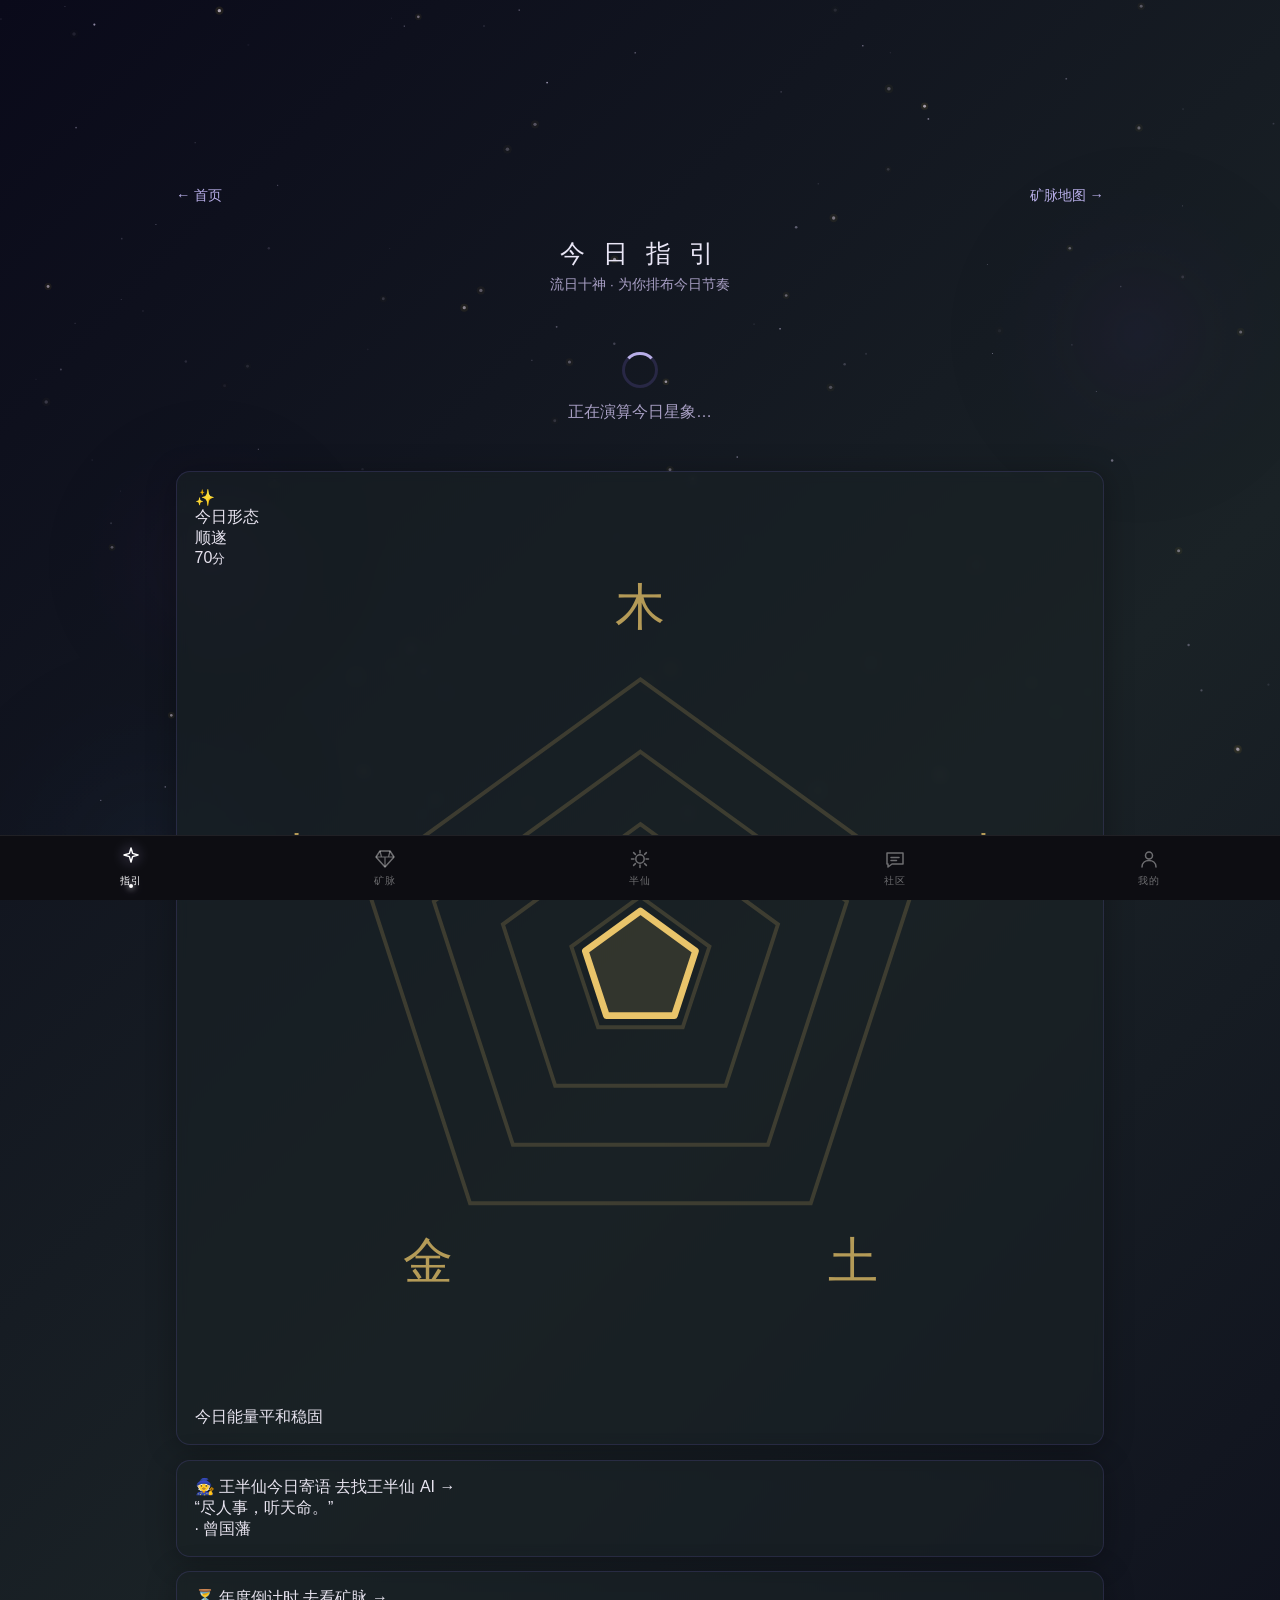
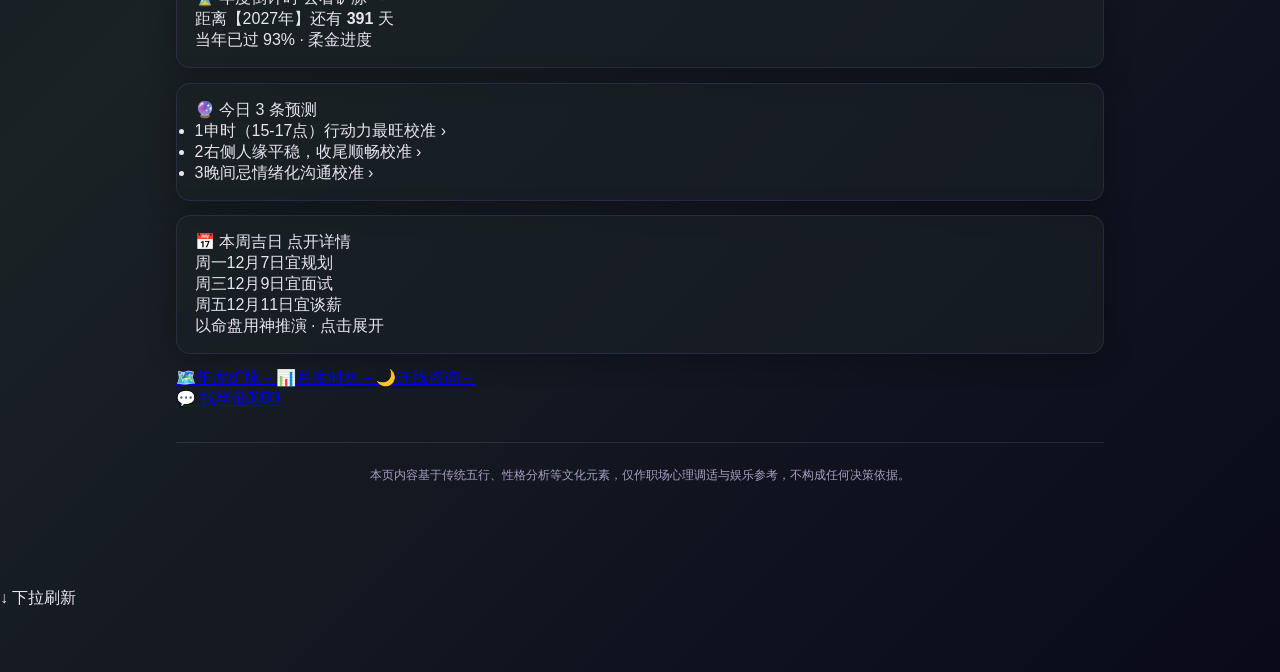
<file: daily.html>
<!DOCTYPE html>
<html lang="zh-CN">
<head>
    <meta charset="UTF-8">
    <meta name="viewport" content="width=device-width, initial-scale=1.0, viewport-fit=cover">
    <meta http-equiv="Cache-Control" content="no-cache, no-store, must-revalidate">
    <meta http-equiv="Pragma" content="no-cache">
    <meta http-equiv="Expires" content="0">
    <title>今日指引 · 王半仙</title>
    <link rel="stylesheet" href="css/starla.css?v=5">
    <style>
        
        .page-header { text-align: center; padding: 1.6rem 0 0.6rem; }
        .page-header .title {
            font-size: 1.55rem; color: var(--gold-light); letter-spacing: 6px;
        }
        .page-header .subtitle { color: var(--text-dim); font-size: 0.85rem; margin-top: 0.4rem; }
        .top-bar { display: flex; justify-content: space-between; align-items: center; margin-bottom: 0.4rem; }
        .top-bar a { color: var(--gold); text-decoration: none; font-size: 0.9rem; }
        .card {
            background: var(--bg-card);
            border: 1px solid rgba(124,107,214,0.18);
            border-radius: 14px;
            padding: 1rem 1.1rem;
            margin-bottom: 0.9rem;
            backdrop-filter: blur(6px);
        }
        .card-title {
            font-size: 0.95rem; color: var(--gold-light); letter-spacing: 2px;
            margin-bottom: 0.8rem; display: flex; align-items: center; gap: 0.4rem;
        }
        .card-title::before { content: '✦'; color: var(--gold); font-size: 0.75rem; }
        /* 日期头 */
        .date-hero { text-align: center; padding: 0.6rem 0 0.9rem; }
        .date-hero .d-date { font-size: 1.35rem; color: var(--gold-light); font-weight: 700; }
        .date-hero .d-week { font-size: 0.8rem; color: var(--text-dim); margin-top: 0.25rem; }
        .date-hero .d-lunar { font-size: 0.82rem; color: var(--purple-light); margin-top: 0.3rem; }
        .gz-row {
            display: flex; justify-content: center; gap: 0.6rem; margin-top: 0.8rem; flex-wrap: wrap;
        }
        .gz-chip {
            background: rgba(10,10,30,0.55); border: 1px solid rgba(124,107,214,0.28);
            border-radius: 10px; padding: 0.45rem 0.75rem; text-align: center;
        }
        .gz-chip .k { font-size: 0.65rem; color: var(--text-dim); }
        .gz-chip .v { font-size: 1rem; color: var(--gold-light); font-family: "STKaiti","KaiTi",serif; }
        /* 评分环 */
        .score-wrap { display: flex; align-items: center; gap: 1.1rem; }
        .score-ring {
            width: 88px; height: 88px; border-radius: 50%; flex-shrink: 0;
            display: flex; flex-direction: column; align-items: center; justify-content: center;
            background: conic-gradient(var(--ring-color, var(--gold)) calc(var(--pct,70)*1%), rgba(124,107,214,0.12) 0);
            position: relative;
        }
        .score-ring::before {
            content: ''; position: absolute; inset: 6px; border-radius: 50%;
            background: #162226;
        }
        .score-ring .num { position: relative; font-size: 1.5rem; font-weight: 700; color: var(--gold-light); }
        .score-ring .num small { font-size: 0.7rem; font-weight: 400; }
        .score-ring .lab { position: relative; font-size: 0.65rem; color: var(--text-dim); }
        .score-texts .t1 { font-size: 1rem; color: var(--gold-light); font-weight: 600; }
        .score-texts .t2 { font-size: 0.85rem; color: var(--text-main); margin-top: 0.3rem; line-height: 1.6; }
        /* 宜/忌 */
        .advice-row { display: flex; gap: 0.7rem; margin-top: 0.7rem; }
        .advice-box {
            flex: 1; border-radius: 10px; padding: 0.7rem 0.8rem; font-size: 0.83rem; line-height: 1.65;
        }
        .advice-box.yi { background: rgba(127,212,127,0.08); border: 1px solid rgba(127,212,127,0.3); }
        .advice-box.ji { background: rgba(255,107,107,0.07); border: 1px solid rgba(255,107,107,0.28); }
        .advice-box .hd { font-weight: 700; margin-bottom: 0.3rem; font-size: 0.9rem; }
        .advice-box.yi .hd { color: #7fd47f; }
        .advice-box.ji .hd { color: #ff8b8b; }
        .advice-box .tx { color: var(--text-main); }
        /* 幸运四件套 */
        .luck-grid { display: grid; grid-template-columns: repeat(4, 1fr); gap: 0.55rem; }
        .luck-item {
            background: rgba(10,10,30,0.5); border: 1px solid rgba(124,107,214,0.16);
            border-radius: 10px; padding: 0.65rem 0.3rem; text-align: center;
        }
        .luck-item .ic { font-size: 1.15rem; }
        .luck-item .k { font-size: 0.66rem; color: var(--text-dim); margin-top: 0.28rem; }
        .luck-item .v { font-size: 0.84rem; color: var(--gold-light); margin-top: 0.22rem; }
        .luck-item .v .dot {
            display: inline-block; width: 0.6rem; height: 0.6rem; border-radius: 50%;
            vertical-align: middle; margin-right: 3px; border: 1px solid rgba(255,255,255,0.3);
        }
        .luck-note {
            margin-top: 0.75rem; font-size: 0.8rem; color: var(--purple-light);
            background: rgba(124,107,214,0.08); border-left: 3px solid var(--purple-light);
            padding: 0.5rem 0.7rem; border-radius: 0 8px 8px 0; line-height: 1.6;
        }
        /* 时辰吉凶 */
        .hours-grid { display: grid; grid-template-columns: repeat(4, 1fr); gap: 0.5rem; }
        .hour-item {
            border-radius: 10px; padding: 0.5rem 0.3rem; text-align: center;
            background: rgba(10,10,30,0.5); border: 1px solid rgba(124,107,214,0.14);
        }
        .hour-item .h-name { font-size: 0.72rem; color: var(--text-dim); }
        .hour-item .h-level { font-size: 0.95rem; margin-top: 0.2rem; font-weight: 700; }
        .hour-item.ji { border-color: rgba(124,107,214,0.55); background: rgba(124,107,214,0.1); }
        .hour-item.ji .h-level { color: var(--gold-light); text-shadow: 0 0 8px rgba(124,107,214,0.5); }
        .hour-item.xiong .h-level { color: #ff8b8b; }
        .hour-item.ping .h-level { color: var(--text-dim); font-weight: 400; }
        .hour-legend { font-size: 0.7rem; color: var(--text-dim); margin-top: 0.6rem; text-align: right; }
        .loading { text-align: center; padding: 3rem 1rem; color: var(--text-dim); }
        .spinner {
            width: 36px; height: 36px; margin: 0 auto 0.9rem; border-radius: 50%;
            border: 3px solid rgba(124,107,214,0.2); border-top-color: var(--gold);
            animation: spin 0.9s linear infinite;
        }
        @keyframes spin { to { transform: rotate(360deg); } }
        @media (max-width: 520px) {
            .luck-grid { grid-template-columns: repeat(2, 1fr); }
            .hours-grid { grid-template-columns: repeat(3, 1fr); }
        }
    </style>
    <link rel="manifest" href="manifest.json">
    <meta name="theme-color" content="#1a2226">
    <meta name="apple-mobile-web-app-capable" content="yes">
    <meta name="mobile-web-app-capable" content="yes">
    <meta name="apple-mobile-web-app-status-bar-style" content="black-translucent">
    <meta name="apple-mobile-web-app-title" content="王半仙">
    <link rel="apple-touch-startup-image" href="img/icons/startup-390x844.png" media="(device-width: 390px) and (device-height: 844px) and (-webkit-device-pixel-ratio: 3)">
    <link rel="apple-touch-startup-image" href="img/icons/startup-430x932.png" media="(device-width: 430px) and (device-height: 932px) and (-webkit-device-pixel-ratio: 3)">
    <link rel="apple-touch-startup-image" href="img/icons/startup-375x812.png" media="(device-width: 375px) and (device-height: 812px) and (-webkit-device-pixel-ratio: 3)">
    <link rel="apple-touch-icon" href="img/icons/apple-touch-icon.png">
    <link rel="icon" type="image/png" sizes="192x192" href="img/icons/icon-192.png">
    <script src="js/config.js?v=1"></script>
</head>
<body>
    <canvas id="starfield"></canvas>
    <div class="spirit-glow"></div>
    <canvas id="spirit-canvas"></canvas>

    <div class="container">
        <div class="top-bar">
            <a href="index.html">← 首页</a>
            <a href="mine.html">矿脉地图 →</a>
        </div>

        <div class="page-header">
            <div class="title serif-title">今 日 指 引</div>
            <div class="subtitle">流日十神 · 为你排布今日节奏</div>
        </div>

        <div id="content">
            <div id="jinnangSlot"></div>
            <div class="loading" id="jinnangLoading">
                <div class="spinner"></div>
                <div>正在演算今日星象…</div>
            </div>
        </div>

        <!-- 每日地图扩展模块（今日形态/寄语/倒计时/预测/吉日/入口） -->
        <div id="dailyExtras"></div>

        <div class="disclaimer">
            本页内容基于传统五行、性格分析等文化元素，仅作职场心理调适与娱乐参考，不构成任何决策依据。
        </div>
    </div>

    <script src="js/starfield.js?v=5"></script>
    <script src="js/daily-jinnang.js?v=1"></script>
    <script src="js/daily-extras.js?v=1"></script>
    <script>
        const LEVEL_TXT = { '吉': 'ji', '凶': 'xiong', '平': 'ping' };

        async function load() {
            const rid = sessionStorage.getItem('currentReportId');
            let data, personalized = false;
            try {
                const url = rid
                    ? `${window.API_BASE}/api/daily/personal?report_id=${encodeURIComponent(rid)}`
                    : window.API_BASE + '/api/daily/personal';
                const resp = await fetch(url);
                data = await resp.json();
                personalized = !!data.personal;
            } catch (e) {
                const resp = await fetch(window.API_BASE + '/api/daily');
                data = await resp.json();
            }
            render(data, personalized);
        }

        function render(d, personalized) {
            const p = d.personal || {};
            const gz = d.today_ganzhi || {};
            const ringColor = d.color || '#b8aee8';
            const hours = d.lucky_hours || [];

            const luckGrid = personalized ? `
            <div class="card">
                <div class="card-title">今日幸运加持</div>
                <div class="luck-grid">
                    <div class="luck-item">
                        <div class="ic">🎨</div>
                        <div class="k">幸运色</div>
                        <div class="v"><span class="dot" style="background:${p.lucky_color_hex || '#b8aee8'}"></span>${p.lucky_color || '—'}</div>
                    </div>
                    <div class="luck-item">
                        <div class="ic">🧭</div>
                        <div class="k">幸运方位</div>
                        <div class="v">${p.lucky_direction || '—'}</div>
                    </div>
                    <div class="luck-item">
                        <div class="ic">🔢</div>
                        <div class="k">幸运数字</div>
                        <div class="v">${(p.lucky_numbers || []).join('、') || '—'}</div>
                    </div>
                    <div class="luck-item">
                        <div class="ic">🎁</div>
                        <div class="k">随身小物</div>
                        <div class="v" style="font-size:0.72rem;line-height:1.4">${p.lucky_items || '—'}</div>
                    </div>
                </div>
                <div class="luck-note">${p.note || ''}</div>
            </div>` : '';

            const hoursCard = hours.length ? `
            <div class="card">
                <div class="card-title">十二时辰吉凶</div>
                <div class="hours-grid">
                    ${hours.map(h => `
                    <div class="hour-item ${LEVEL_TXT[h.level] || 'ping'}">
                        <div class="h-name">${h.hour}</div>
                        <div class="h-level">${h.level}</div>
                    </div>`).join('')}
                </div>
                <div class="hour-legend">以日支六合/三合为吉、六冲为凶推演</div>
            </div>` : '';

            document.getElementById('content').innerHTML = `
            <div class="card">
                <div class="date-hero">
                    <div class="d-date">${d.date || ''} · 周${d.weekday || ''}</div>
                    <div class="d-lunar">${d.lunar || ''}</div>
                    <div class="gz-row">
                        <div class="gz-chip"><div class="k">流年</div><div class="v">${gz.year || ''}</div></div>
                        <div class="gz-chip"><div class="k">流月</div><div class="v">${gz.month || ''}</div></div>
                        <div class="gz-chip"><div class="k">流日</div><div class="v">${gz.day || ''}</div></div>
                        <div class="gz-chip"><div class="k">生肖</div><div class="v">${gz.shengxiao || ''}</div></div>
                    </div>
                </div>
            </div>

            <div class="card">
                <div class="card-title">今日运势${d.shishen ? ' · ' + d.shishen + '当值' : ''}</div>
                <div class="score-wrap">
                    <div class="score-ring" style="--pct:${d.score || 70}; --ring-color:${ringColor}">
                        <div class="num">${d.score || '—'}<small>分</small></div>
                        <div class="lab">运势指数</div>
                    </div>
                    <div class="score-texts">
                        <div class="t1">${d.fortune || ''}</div>
                        <div class="t2">${d.energy || ''}</div>
                    </div>
                </div>
                <div class="advice-row">
                    <div class="advice-box yi">
                        <div class="hd">宜</div>
                        <div class="tx">${(d.advice || '').replace(/^适合：/, '')}</div>
                    </div>
                    <div class="advice-box ji">
                        <div class="hd">忌</div>
                        <div class="tx">${(d.avoid || '').replace(/^避免：/, '')}</div>
                    </div>
                </div>
            </div>

            ${luckGrid}
            ${hoursCard}

            <div class="card">
                <div class="card-title">节气 · 星座</div>
                <div class="score-texts" style="font-size:0.85rem;color:var(--text-main);line-height:1.8">
                    当前节气：${(d.jieqi && d.jieqi.prev) || '—'}　→　下一节气：${(d.jieqi && d.jieqi.next) || '—'}<br>
                    今日星座：${d.zodiac || '—'}座
                </div>
            </div>`;

            document.querySelector('.subtitle').textContent = personalized
                ? '已结合你的命盘用神个性化推演'
                : '通用流日推演 · 生成报告后可解锁个性化指引';
        }

        load();
    </script>
    <script src="js/glow-orb.js?v=1"></script>
    <script src="js/tabbar.js?v=5"></script>
</body>
</html>
</file>
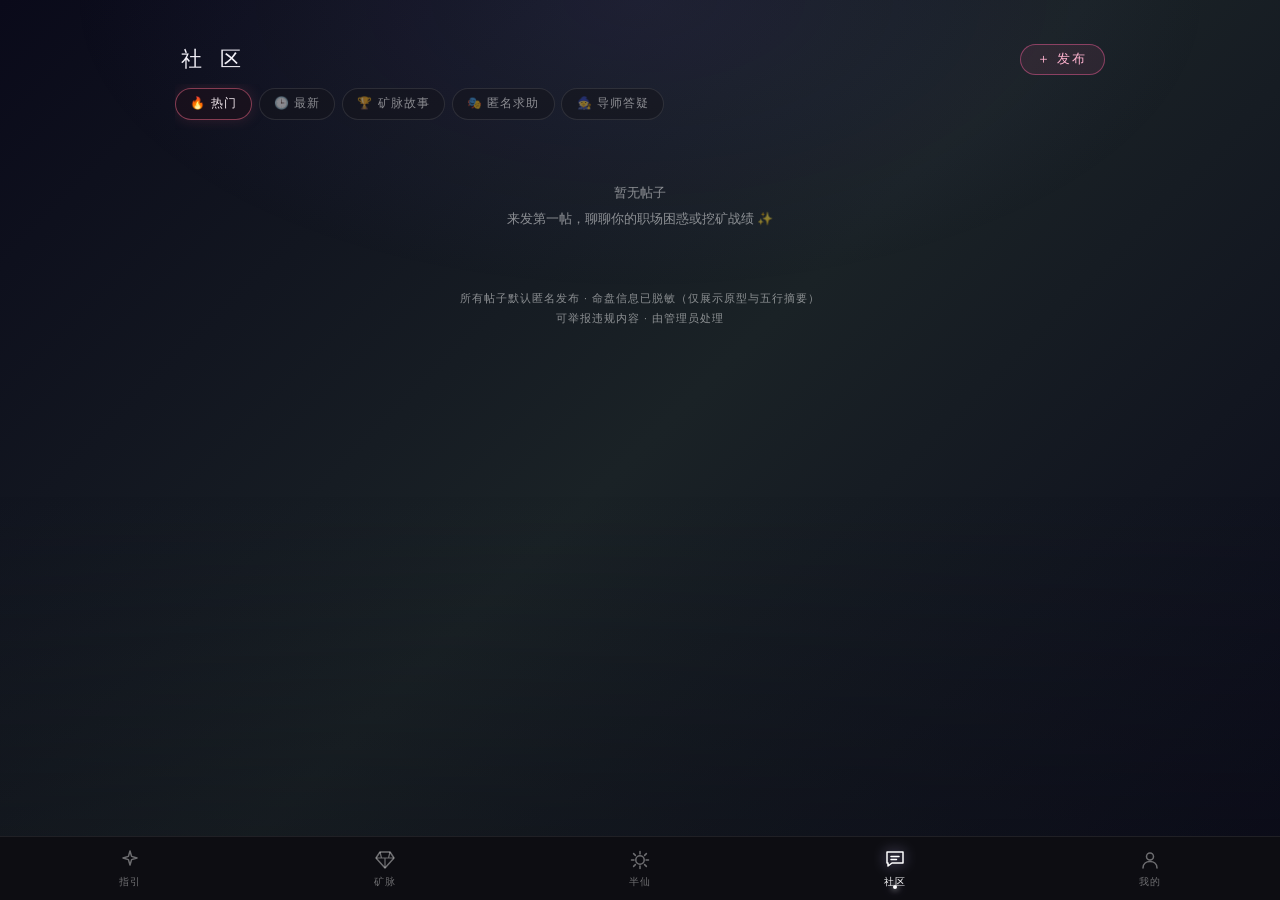
<file: energy.html>
<!DOCTYPE html>
<html lang="zh-CN">
<head>
    <meta charset="UTF-8">
    <meta name="viewport" content="width=device-width, initial-scale=1.0, maximum-scale=1.0, user-scalable=no, viewport-fit=cover">
    <title>社区 · 王半仙</title>
    <link rel="stylesheet" href="css/spirit.css?v=3">
    <link rel="stylesheet" href="css/starla.css?v=3">
    <meta name="theme-color" content="#0d0f16">
    <script src="js/config.js?v=1"></script>
    <style>
        /* ===== 社区页专属 ===== */
        .cm-top { display: flex; align-items: center; justify-content: space-between; padding: 0.9rem 0 0.6rem; }
        .cm-title { font-size: 1.4rem; font-weight: 300; letter-spacing: 6px; color: #f2f0f7; text-indent: 6px; }
        .cm-pub-btn {
            border: 1px solid rgba(217, 87, 138, 0.55); color: #ffb3cf;
            background: rgba(217, 87, 138, 0.10);
            padding: 0.4rem 1.1rem; border-radius: 999px;
            font-size: 12.5px; letter-spacing: 2px; cursor: pointer; transition: all .2s;
        }
        .cm-pub-btn:active { transform: scale(.95); }

        /* 标签胶囊（横向滑动） */
        .cm-chips {
            display: flex; gap: 0.45rem; overflow-x: auto;
            padding: 0.3rem 0 0.7rem; margin-bottom: 0.3rem;
            scrollbar-width: none; -webkit-overflow-scrolling: touch;
        }
        .cm-chips::-webkit-scrollbar { display: none; }
        .cm-chip {
            flex-shrink: 0; font-size: 12px; letter-spacing: 1px;
            padding: 0.42rem 0.95rem; border-radius: 999px;
            background: rgba(20, 20, 28, 0.55);
            border: 1px solid rgba(255, 255, 255, 0.10);
            color: rgba(255, 255, 255, 0.50);
            cursor: pointer; transition: all .22s;
        }
        .cm-chip.on {
            background: rgba(30, 18, 28, 0.65);
            border: 1px solid rgba(160, 72, 96, 0.80);
            color: #f0e6ec;
            box-shadow: 0 0 14px rgba(140, 63, 82, 0.28);
        }

        /* 帖子卡片 */
        .cm-post {
            background: rgba(255, 255, 255, 0.045);
            border: 1px solid rgba(255, 255, 255, 0.08);
            border-radius: 20px;
            padding: 1rem 1.05rem 0.85rem;
            margin-bottom: 0.75rem;
            backdrop-filter: blur(14px); -webkit-backdrop-filter: blur(14px);
        }
        .cm-post-head { display: flex; align-items: center; gap: 0.6rem; margin-bottom: 0.55rem; }
        .cm-avatar {
            width: 38px; height: 38px; border-radius: 50%; flex-shrink: 0;
            background: radial-gradient(circle, rgba(184,174,232,.45) 0%, rgba(217,87,138,.16) 55%, transparent 80%);
            display: flex; align-items: center; justify-content: center;
            font-size: 1rem; color: #e9e6f6;
        }
        .cm-avatar.mentor { background: radial-gradient(circle, rgba(233,196,106,.45) 0%, rgba(217,87,138,.16) 55%, transparent 80%); }
        .cm-avatar.official { background: radial-gradient(circle, rgba(217,87,138,.45) 0%, rgba(124,107,214,.16) 55%, transparent 80%); }
        .cm-who { flex: 1; min-width: 0; }
        .cm-name { font-size: 13.5px; color: #f2f0f7; font-weight: 500; }
        .cm-name .badge {
            font-size: 9px; padding: 0.1rem 0.45rem; border-radius: 999px; margin-left: 0.4rem;
            vertical-align: 1px; letter-spacing: 1px;
        }
        .cm-name .badge.official { background: rgba(217, 87, 138, 0.16); border: 1px solid rgba(217, 87, 138, 0.5); color: #ffb3cf; }
        .cm-name .badge.mentor { background: rgba(233, 196, 106, 0.14); border: 1px solid rgba(233, 196, 106, 0.45); color: #e9c46a; }
        .cm-name .badge.anon { background: rgba(255, 255, 255, 0.06); border: 1px solid rgba(255, 255, 255, 0.2); color: rgba(255,255,255,.5); }
        .cm-time { font-size: 10.5px; color: var(--text-hint); margin-top: 2px; }
        .cm-type {
            flex-shrink: 0; font-size: 10.5px; padding: 0.2rem 0.6rem; border-radius: 999px;
            background: rgba(124, 107, 214, 0.14); border: 1px solid rgba(124, 107, 214, 0.35);
            color: #c9c2ec; letter-spacing: 1px; white-space: nowrap;
        }
        .cm-type.mine { background: rgba(233, 196, 106, 0.12); border-color: rgba(233, 196, 106, 0.4); color: #e9c46a; }
        .cm-type.help { background: rgba(217, 87, 138, 0.12); border-color: rgba(217, 87, 138, 0.4); color: #ffb3cf; }
        .cm-type.mentor { background: rgba(233, 196, 106, 0.12); border-color: rgba(233, 196, 106, 0.4); color: #e9c46a; }
        .cm-title-tx { font-size: 14.5px; color: #f2f0f7; font-weight: 500; line-height: 1.5; margin-bottom: 0.35rem; letter-spacing: 0.5px; }
        .cm-content { font-size: 13px; color: rgba(255, 255, 255, 0.78); line-height: 1.85; white-space: pre-wrap; word-break: break-word; }
        .cm-summary {
            margin-top: 0.6rem; padding: 0.5rem 0.7rem;
            background: rgba(233, 196, 106, 0.06);
            border: 1px dashed rgba(233, 196, 106, 0.28);
            border-radius: 10px;
            font-size: 11.5px; color: rgba(233, 196, 106, 0.85); letter-spacing: 0.5px;
        }
        .cm-foot { display: flex; align-items: center; gap: 1rem; margin-top: 0.7rem; padding-top: 0.55rem; border-top: 1px dashed rgba(255, 255, 255, 0.07); }
        .cm-act {
            display: inline-flex; align-items: center; gap: 0.3rem;
            font-size: 12px; color: var(--text-dim); cursor: pointer;
            background: none; border: none; padding: 0.2rem 0.3rem; transition: color .2s;
        }
        .cm-act:hover { color: #f2f0f7; }
        .cm-act.liked { color: #ff5ca8; }
        .cm-act.report { margin-left: auto; color: var(--text-hint); }
        .cm-act.go { color: #e9c46a; border: 1px solid rgba(233,196,106,.35); border-radius: 999px; padding: 0.18rem 0.6rem; font-size: 0.7rem; background: rgba(233,196,106,.08); }

        /* 空态 / 加载 */
        .cm-empty { text-align: center; padding: 3rem 1rem; color: var(--text-hint); font-size: 13px; line-height: 2; }
        .cm-loading { text-align: center; padding: 2.5rem 1rem; color: var(--text-hint); font-size: 12.5px; letter-spacing: 1px; }

        /* 隐私提示条 */
        .cm-privacy {
            margin: 0.8rem 0 1.2rem; text-align: center;
            font-size: 10.5px; color: var(--text-hint); line-height: 1.9; letter-spacing: 1px;
        }

        /* ===== 发帖 overlay（5.4） ===== */
        .cm-composer {
            position: fixed; inset: 0; z-index: 220;
            background: rgba(5, 6, 10, 0.72);
            backdrop-filter: blur(8px); -webkit-backdrop-filter: blur(8px);
            display: flex; align-items: flex-end; justify-content: center;
            opacity: 0; pointer-events: none; transition: opacity .35s;
        }
        .cm-composer.show { opacity: 1; pointer-events: auto; }
        .cm-composer-panel {
            width: 100%; max-width: 520px;
            max-height: 88vh; overflow-y: auto;
            background: rgba(16, 17, 26, 0.96);
            border: 1px solid rgba(140, 63, 82, 0.45);
            border-radius: 22px 22px 0 0;
            padding: 1.2rem 1.15rem calc(1.2rem + env(safe-area-inset-bottom, 0px));
            transform: translateY(30px); transition: transform .35s cubic-bezier(.3, 1.2, .4, 1);
        }
        .cm-composer.show .cm-composer-panel { transform: none; }
        .cm-cp-head { display: flex; align-items: center; justify-content: space-between; margin-bottom: 1rem; }
        .cm-cp-title { font-size: 1.1rem; font-weight: 300; letter-spacing: 4px; color: #f2f0f7; }
        .cm-cp-close { background: none; border: none; color: var(--text-hint); font-size: 1.2rem; cursor: pointer; padding: 0.2rem 0.5rem; }
        .cm-cp-label { font-size: 11px; color: var(--text-hint); letter-spacing: 2px; margin-bottom: 0.5rem; }
        .cm-cp-types { display: flex; gap: 0.5rem; margin-bottom: 1rem; }
        .cm-cp-type {
            flex: 1; padding: 0.65rem 0.2rem; border-radius: 12px; text-align: center;
            background: rgba(20, 20, 28, 0.55);
            border: 1px solid rgba(255, 255, 255, 0.10);
            color: rgba(255, 255, 255, 0.45); font-size: 12.5px; letter-spacing: 1px;
            cursor: pointer; transition: all .22s;
        }
        .cm-cp-type .t { display: block; font-size: 1.15rem; margin-bottom: 0.2rem; }
        .cm-cp-type.on {
            background: rgba(30, 18, 28, 0.65);
            border: 1px solid rgba(160, 72, 96, 0.80);
            color: #f0e6ec;
            box-shadow: 0 0 14px rgba(140, 63, 82, 0.28);
        }
        .cm-cp-input {
            width: 100%; background: rgba(30, 30, 40, 0.45);
            border: 1px solid rgba(255, 255, 255, 0.08); border-radius: 12px;
            color: var(--text-main); font-size: 13.5px; padding: 0.75rem 0.9rem;
            outline: none; font-family: inherit; margin-bottom: 0.7rem;
        }
        .cm-cp-input::placeholder { color: rgba(255, 255, 255, 0.32); }
        .cm-cp-input:focus { border-color: rgba(140, 63, 82, 0.65); }
        textarea.cm-cp-input { min-height: 110px; resize: vertical; line-height: 1.8; }
        .cm-cp-opt {
            display: flex; align-items: center; gap: 0.5rem;
            padding: 0.6rem 0.7rem; margin-bottom: 0.45rem;
            background: rgba(255, 255, 255, 0.04);
            border: 1px solid rgba(255, 255, 255, 0.08);
            border-radius: 12px; cursor: pointer; font-size: 12.5px; color: var(--text-dim);
        }
        .cm-cp-opt input { accent-color: #d9578a; }
        .cm-cp-hint { font-size: 10.5px; color: var(--text-hint); line-height: 1.8; margin: 0.3rem 0 0.9rem; letter-spacing: 0.5px; }
        .cm-cp-send {
            width: 100%; height: 50px; border: none; border-radius: 999px; cursor: pointer;
            background: linear-gradient(90deg, #c78a8a, #d9578a 48%, #7c6bd6);
            color: #fff; font-size: 14px; font-weight: 500; letter-spacing: 4px;
            box-shadow: 0 6px 24px rgba(217, 87, 138, 0.28), 0 0 40px rgba(124, 107, 214, 0.18);
        }
        .cm-cp-send:disabled { opacity: 0.5; }
        .cm-cp-err { color: #ff9db8; font-size: 11.5px; min-height: 1.2em; margin-top: 0.5rem; text-align: center; }
        .cm-summary-preview { font-size: 11px; color: rgba(233, 196, 106, 0.85); padding: 0.4rem 0.6rem; background: rgba(233, 196, 106, 0.05); border-radius: 8px; margin-bottom: 0.5rem; display: none; line-height: 1.6; }
        .cm-summary-preview.show { display: block; }
    </style>
</head>
<body>
    <canvas id="starfield"></canvas>
    <div class="spirit-glow"></div>
    <canvas id="spirit-canvas"></canvas>

    <div class="container">
        <!-- 顶栏 -->
        <div class="cm-top">
            <div class="cm-title">社 区</div>
            <button class="cm-pub-btn" id="cmPub">＋ 发布</button>
        </div>

        <!-- 标签胶囊 -->
        <div class="cm-chips" id="cmChips">
            <span class="cm-chip on" data-tab="hot">🔥 热门</span>
            <span class="cm-chip" data-tab="new">🕒 最新</span>
            <span class="cm-chip" data-tab="mine">🏆 矿脉故事</span>
            <span class="cm-chip" data-tab="help">🎭 匿名求助</span>
            <span class="cm-chip" data-tab="mentor">🧙 导师答疑</span>
        </div>

        <!-- 帖子流 -->
        <div id="cmList">
            <div class="cm-loading"><div class="spinner"></div>正在搬运广场…</div>
        </div>

        <div class="cm-privacy">
            所有帖子默认匿名发布 · 命盘信息已脱敏（仅展示原型与五行摘要）<br>
            可举报违规内容 · 由管理员处理
        </div>
    </div>

    <!-- 发帖 overlay -->
    <div class="cm-composer" id="cmComposer">
        <div class="cm-composer-panel" data-avs="qitu_post_draft">
            <div class="cm-cp-head">
                <div class="cm-cp-title">发布</div>
                <button class="cm-cp-close" id="cmClose">✕</button>
            </div>
            <div class="cm-cp-label">选择帖子类型</div>
            <div class="cm-cp-types" id="cmTypes" data-avs-seg="type">
                <div class="cm-cp-type" data-type="help" data-val="help"><span class="t">🎭</span>匿名求助</div>
                <div class="cm-cp-type" data-type="mine" data-val="mine"><span class="t">🏆</span>矿脉故事</div>
                <div class="cm-cp-type on" data-type="talk" data-val="talk"><span class="t">💬</span>经验交流</div>
            </div>
            <input class="cm-cp-input" id="cmTitle" placeholder="标题（选填）" maxlength="40">
            <textarea class="cm-cp-input" id="cmContent" placeholder="分享你的职业困惑 / 挖矿战绩 / 经验心得…（默认匿名发布）" maxlength="500"></textarea>
            <div class="cm-cp-opt" id="cmSummaryOpt">
                <input type="checkbox" id="cmSummaryCb">
                <span>附加命盘摘要（脱敏：仅职业原型 + 五行摘要）</span>
            </div>
            <div class="cm-summary-preview" id="cmSummaryPrev"></div>
            <div class="cm-cp-opt">
                <input type="checkbox" id="cmAllowMentor">
                <span>允许导师查看我的完整命盘（默认不公开）</span>
            </div>
            <div class="cm-cp-hint">提示：帖子默认匿名发布，姓名与出生时间不会展示。</div>
            <button class="cm-cp-send" id="cmSend">发 送</button>
            <div class="cm-cp-err" id="cmErr"></div>
        </div>
    </div>

    <div class="toast" id="toast"></div>

    <script src="js/starfield.js?v=3"></script>
    <script src="js/spirit.js?v=3"></script>
    <script src="js/auth.js?v=1"></script>
    <script>
    (function () {
        'use strict';
        var $ = function (id) { return document.getElementById(id); };
        var clientKey = (function () {
            var k = localStorage.getItem('qitu_client_key');
            if (!k) { k = 'k' + Math.random().toString(36).slice(2) + Date.now().toString(36); localStorage.setItem('qitu_client_key', k); }
            return k;
        })();
        var curTab = 'hot';
        var allPosts = [];

        function toast(msg) {
            var t = $('toast');
            t.textContent = msg;
            t.classList.add('show');
            clearTimeout(t._tm);
            t._tm = setTimeout(function () { t.classList.remove('show'); }, 2300);
        }
        function relTime(iso) {
            try {
                var d = new Date(iso); var diff = (Date.now() - d.getTime()) / 1000;
                if (diff < 60) return '刚刚';
                if (diff < 3600) return Math.floor(diff / 60) + ' 分钟前';
                if (diff < 86400) return Math.floor(diff / 3600) + ' 小时前';
                if (diff < 86400 * 7) return Math.floor(diff / 86400) + ' 天前';
                return (d.getMonth() + 1) + '月' + d.getDate() + '日';
            } catch (e) { return ''; }
        }
        function esc(s) { return String(s == null ? '' : s).replace(/&/g, '&amp;').replace(/</g, '&lt;').replace(/>/g, '&gt;'); }

        /* 本地帖子元信息：{post_id: {type, title}} */
        function localMeta(id) {
            try { return JSON.parse(localStorage.getItem('qitu_post_meta') || '{}')[id] || {}; } catch (e) { return {}; }
        }
        function saveMeta(id, meta) {
            try {
                var all = JSON.parse(localStorage.getItem('qitu_post_meta') || '{}');
                all[id] = meta; localStorage.setItem('qitu_post_meta', JSON.stringify(all));
            } catch (e) {}
        }

        /* 帖子类型推断 */
        function postType(p) {
            var m = localMeta(p.id);
            if (m.type) return m.type;
            var nick = (p.nickname || '');
            if (nick.indexOf('半仙') >= 0 || nick.indexOf('导师') >= 0) return 'mentor';
            if (p.meme_code || p.meme_name) return 'mine';
            return 'talk';
        }
        var TYPE_TXT = { help: '🎭 匿名求助', mine: '🏆 矿脉故事', mentor: '🧙 导师答疑', talk: '💬 经验交流' };
        var TYPE_CLS = { help: 'help', mine: 'mine', mentor: 'mentor', talk: '' };

        /* 拉取帖子 */
        function loadPosts() {
            var list = $('cmList');
            list.innerHTML = '<div class="cm-loading"><div class="spinner"></div>正在搬运广场…</div>';
            fetch(window.API_BASE + '/api/posts?limit=50')
                .then(function (r) { return r.json().catch(function () { return { posts: [] }; }); })
                .then(function (d) { allPosts = (d.posts || []); render(); })
                .catch(function () { allPosts = []; render(); });
        }

        /* 渲染（按当前 Tab） */
        function render() {
            var list = $('cmList');
            var sorted = allPosts.slice();
            if (curTab === 'hot') sorted.sort(function (a, b) { return (b.likes || 0) - (a.likes || 0); });
            else if (curTab === 'new') sorted.sort(function (a, b) { return new Date(b.created_at) - new Date(a.created_at); });
            else sorted = sorted.filter(function (p) { return postType(p) === curTab; });

            if (!sorted.length) {
                list.innerHTML = '<div class="cm-empty">暂无帖子<br>来发第一帖，聊聊你的职场困惑或挖矿战绩 ✨</div>';
                return;
            }
            list.innerHTML = sorted.map(function (p) {
                var type = postType(p);
                var nick = (p.nickname || '').trim();
                var isAnon = !nick || nick === '匿名星友' || nick === '匿名用户';
                var isOfficial = nick.indexOf('半仙') >= 0;
                var isMentor = nick.indexOf('导师') >= 0;
                var meta = localMeta(p.id);
                var title = meta.title || '';
                var avatarChar = isOfficial ? '🧙' : (isMentor ? '🧘' : (isAnon ? '👤' : (nick.charAt(0) || '👤')));
                var avatarCls = isOfficial ? 'official' : (isMentor ? 'mentor' : '');
                var name = isAnon ? '匿名用户' : nick;
                var badge = isOfficial ? '<span class="badge official">官方</span>'
                    : (isMentor ? '<span class="badge mentor">认证导师</span>'
                    : (isAnon ? '<span class="badge anon">匿名</span>' : ''));
                var summary = (p.meme_name || p.meme_code)
                    ? '🔖 命盘摘要：' + esc(p.meme_name || '') + (p.meme_code ? ' · ' + esc(p.meme_code) : '') + '（五行脱敏）'
                    : '';
                return '<div class="cm-post" data-id="' + esc(p.id) + '">' +
                    '<div class="cm-post-head">' +
                    '<div class="cm-avatar glow-orb ' + avatarCls + '" data-c1="#b8aee8" data-c2="#d9578a">' + avatarChar + '</div>' +
                    '<div class="cm-who"><div class="cm-name">' + esc(name) + badge + '</div>' +
                    '<div class="cm-time">' + relTime(p.created_at) + '</div></div>' +
                    '<span class="cm-type ' + TYPE_CLS[type] + '">' + TYPE_TXT[type] + '</span>' +
                    '</div>' +
                    (title ? '<div class="cm-title-tx">' + esc(title) + '</div>' : '') +
                    '<div class="cm-content">' + esc(p.content) + '</div>' +
                    (summary ? '<div class="cm-summary">' + summary + '</div>' : '') +
                    '<div class="cm-foot">' +
                    '<span class="cm-act" data-act="like">♥ <span>' + (p.likes || 0) + '</span></span>' +
                    (isOfficial
                        ? '<span class="cm-act go" data-go="ai">💬 找王半仙 AI 聊</span>'
                        : (isMentor
                            ? '<span class="cm-act go" data-go="mentor_li">✉️ 私信导师</span>'
                            : '<span class="cm-act go" data-go="user">💬 交流</span>')) +
                    '<span class="cm-act report" data-act="report">🚩 举报</span>' +
                    '</div></div>';
            }).join('');

            Array.prototype.forEach.call(list.querySelectorAll('.cm-act'), function (act) {
                act.addEventListener('click', function () {
                    var post = act.closest('.cm-post');
                    var id = post.getAttribute('data-id');
                    var actName = act.getAttribute('data-act');
                    var go = act.getAttribute('data-go');
                    if (actName === 'like') likePost(id, act);
                    else if (actName === 'report') toast('已举报，管理员将尽快处理 🚩');
                    else if (go) {
                        toast(go === 'ai' ? '正在请王半仙 AI 出山…' : '正在打开对话…');
                        setTimeout(function () { location.href = 'chat.html?to=' + go; }, 300);
                    }
                    else toast('评论功能开发中，先和王半仙 AI 聊聊 💬');
                });
            });
        }

        /* 点赞 */
        function likePost(id, btn) {
            if (btn.classList.contains('liked')) return;
            fetch(window.API_BASE + '/api/posts/' + encodeURIComponent(id) + '/like', {
                method: 'POST',
                headers: { 'Content-Type': 'application/json' },
                body: JSON.stringify({ client_key: clientKey }),
            }).then(function (r) { return r.json().catch(function () { return {}; }); })
            .then(function (d) {
                if (d.ok) { btn.classList.add('liked'); btn.innerHTML = '♥ <span>' + d.likes + '</span>'; }
                else if (d.liked) { btn.classList.add('liked'); toast('已经赞过啦'); }
            }).catch(function () { toast('网络异常'); });
        }

        /* ===== 发帖 overlay ===== */
        var pubType = 'talk';
        function openComposer() {
            if (!window.QituAuth || !QituAuth.isLoggedIn()) {
                toast('发帖需先登录');
                if (window.QituAuth) QituAuth.requireLogin('energy.html');
                return;
            }
            $('cmComposer').classList.add('show');
            $('cmErr').textContent = '';
            // 本地草稿：有则回填，无则清空
            var draft = window.AutoSave
                ? AutoSave.restore('qitu_post_draft', $('cmComposer').querySelector('.cm-composer-panel'))
                : null;
            if (!draft) {
                $('cmTitle').value = '';
                $('cmContent').value = '';
            } else if (draft.type) {
                pubType = draft.type;
            }
            updateSummaryPreview();
        }
        $('cmPub').addEventListener('click', openComposer);
        $('cmClose').addEventListener('click', function () { $('cmComposer').classList.remove('show'); });
        $('cmComposer').addEventListener('click', function (e) { if (e.target === this) this.classList.remove('show'); });

        Array.prototype.forEach.call(document.querySelectorAll('#cmTypes .cm-cp-type'), function (t) {
            t.addEventListener('click', function () {
                Array.prototype.forEach.call(document.querySelectorAll('#cmTypes .cm-cp-type'), function (x) { x.classList.remove('on'); });
                t.classList.add('on');
                pubType = t.getAttribute('data-type');
            });
        });

        /* 命盘摘要（脱敏：仅职业原型 + 五行） */
        function getMySummary() {
            try {
                var raw = sessionStorage.getItem('reportData');
                if (!raw) return null;
                var d = JSON.parse(raw);
                var meme = d.meme_card || (d.analysis && d.analysis.meme_card) || {};
                var fe = (d.chart && d.chart.five_elements && d.chart.five_elements.percent) || {};
                var five = [];
                var order = ['金', '木', '水', '火', '土'];
                for (var i = 0; i < order.length; i++) {
                    var w = order[i];
                    if (fe[w] != null) five.push(w + Math.round(fe[w]));
                }
                var text = '职业原型：' + (meme.name || '命途') + (meme.code ? ' · ' + meme.code : '');
                if (five.length) text += '｜五行：' + five.join(' ');
                return text;
            } catch (e) { return null; }
        }
        function updateSummaryPreview() {
            var prev = $('cmSummaryPrev');
            if ($('cmSummaryCb').checked) {
                var s = getMySummary();
                if (s) { prev.textContent = '将附带：' + s; prev.classList.add('show'); }
                else { prev.textContent = '暂无可用的命盘摘要，先去生成报告吧'; prev.classList.add('show'); }
            } else { prev.classList.remove('show'); }
        }
        $('cmSummaryCb').addEventListener('change', updateSummaryPreview);

        /* 发送 */
        $('cmSend').addEventListener('click', function () {
            var content = $('cmContent').value.trim();
            if (!content) { $('cmErr').textContent = '写点什么再发吧'; return; }
            $('cmErr').textContent = '';
            var btn = $('cmSend');
            btn.disabled = true; btn.textContent = '发送中…';
            var title = $('cmTitle').value.trim();
            var allowMentor = $('cmAllowMentor').checked;
            var mySummary = ($('cmSummaryCb').checked ? getMySummary() : null) || '';
            var memeCode = '';
            var memeName = '';
            if (mySummary) {
                try {
                    var d = JSON.parse(sessionStorage.getItem('reportData'));
                    var meme = d.meme_card || (d.analysis && d.analysis.meme_card) || {};
                    memeCode = meme.code || '';
                    memeName = meme.name || '';
                } catch (e) {}
            }
            // 匿名：默认不传真实昵称
            QituAuth.authFetch('/api/posts', {
                method: 'POST',
                headers: { 'Content-Type': 'application/json' },
                body: JSON.stringify({
                    nickname: '匿名用户',
                    content: content,
                    client_key: clientKey,
                    meme_code: memeCode,
                    meme_name: memeName,
                    allow_mentor: allowMentor,
                }),
            }).then(function (r) { return r.json().catch(function () { return {}; }); })
            .then(function (d) {
                if (d.ok || d.post_id || d.id) {
                    var pid = d.post_id || d.id || ('local_' + Date.now());
                    saveMeta(pid, { type: pubType, title: title });
                    $('cmComposer').classList.remove('show');
                    toast('发布成功 ✨');
                    if (window.AutoSave) AutoSave.clear('qitu_post_draft');
                    loadPosts();
                } else {
                    $('cmErr').textContent = d.detail || '发布失败';
                }
            }).catch(function () { $('cmErr').textContent = '网络异常，请重试'; })
            .then(function () { btn.disabled = false; btn.textContent = '发 送'; });
        });

        /* 标签切换 */
        Array.prototype.forEach.call(document.querySelectorAll('#cmChips .cm-chip'), function (chip) {
            chip.addEventListener('click', function () {
                Array.prototype.forEach.call(document.querySelectorAll('#cmChips .cm-chip'), function (x) { x.classList.remove('on'); });
                chip.classList.add('on');
                curTab = chip.getAttribute('data-tab');
                render();
            });
        });

        loadPosts();
    })();
    </script>
    <script src="js/glow-orb.js?v=1"></script>
    <script src="js/autosave.js?v=1"></script>
    <script src="js/tabbar.js?v=3"></script>
</body>
</html>
</file>
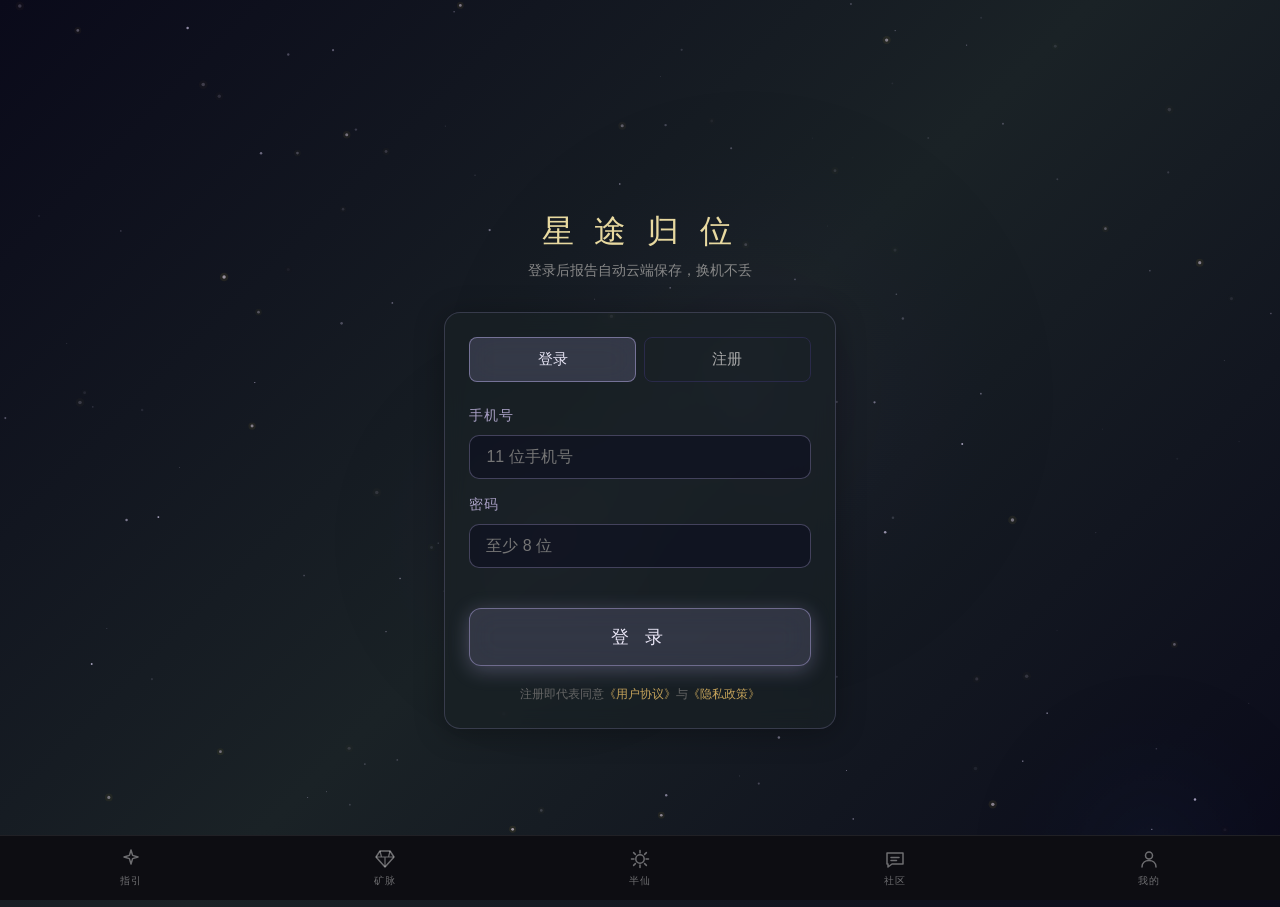
<file: login.html>
<!DOCTYPE html>
<html lang="zh-CN">
<head>
    <meta charset="UTF-8">
    <meta name="viewport" content="width=device-width, initial-scale=1.0, viewport-fit=cover">
    <meta http-equiv="Cache-Control" content="no-cache, no-store, must-revalidate">
    <meta http-equiv="Pragma" content="no-cache">
    <meta http-equiv="Expires" content="0">
    <title>登录 · 王半仙</title>
    <link rel="stylesheet" href="css/starla.css?v=5">
    <script src="js/config.js?v=1"></script>
    <style>
        body { min-height: 100vh; padding-top: env(safe-area-inset-top, 0px); }
        .auth-wrap { max-width: 420px; margin: 0 auto; padding: 2rem 0.9rem 6rem; }
        .auth-header { text-align: center; margin: 1.5rem 0 2rem; }
        .auth-header .title { font-size: 2rem; letter-spacing: 0.4rem; color: #e8d9a0; }
        .auth-header .sub { font-size: 0.85rem; color: #888; margin-top: 0.5rem; }
        .auth-tabs { display: flex; gap: 0.5rem; margin-bottom: 1.5rem; }
        .auth-tabs button { flex: 1; padding: 0.7rem; border: 1px solid #2a2a4a; background: transparent; color: #aaa; border-radius: 8px; font-size: 0.95rem; cursor: pointer; transition: all 0.2s; }
        .auth-tabs button.active { background: rgba(184, 174, 232, 0.18); color: #e9e6f6; border-color: rgba(184, 174, 232, 0.5); font-weight: 500; backdrop-filter: blur(14px); -webkit-backdrop-filter: blur(14px); }
        .code-row { display: flex; gap: 0.5rem; align-items: stretch; }
        .code-row .form-input { flex: 1; }
        .code-row .send-btn { flex: 0 0 110px; padding: 0 0.5rem; font-size: 0.85rem; white-space: nowrap; }
        .agree-hint { font-size: 0.75rem; color: #666; text-align: center; margin-top: 1.2rem; line-height: 1.6; }
        .agree-hint a { color: #c4a25a; text-decoration: none; }
        .field-error { color: #ff8080; font-size: 0.75rem; margin-top: 0.3rem; min-height: 1rem; }
        .form-group { margin-bottom: 1rem; }
        .btn-primary { width: 100%; margin-top: 0.5rem; }
        .toast { position: fixed; bottom: 5rem; left: 50%; transform: translateX(-50%); background: rgba(26,34,38,0.95); color: #e8d9a0; padding: 0.7rem 1.2rem; border-radius: 8px; border: 1px solid #c4a25a; font-size: 0.85rem; z-index: 9999; opacity: 0; transition: opacity 0.3s; pointer-events: none; }
        .toast.show { opacity: 1; }
    </style>
</head>
<body>
    <canvas id="starfield"></canvas>
    <div class="spirit-glow"></div>
    <canvas id="spirit-canvas"></canvas>
    <div class="auth-wrap" style="position:relative;z-index:1;">
        <div class="auth-header">
            <div class="title serif-title">星 途 归 位</div>
            <div class="sub">登录后报告自动云端保存，换机不丢</div>
        </div>
        <div class="card">
            <div class="auth-tabs">
                <button id="tabLogin" class="active" onclick="switchTab('login')">登录</button>
                <button id="tabRegister" onclick="switchTab('register')">注册</button>
            </div>

            <!-- 登录表单 -->
            <form id="loginForm" onsubmit="return false;">
                <div class="form-group">
                    <label class="form-label">手机号</label>
                    <input class="form-input" id="lPhone" type="tel" maxlength="11" placeholder="11 位手机号" inputmode="numeric">
                </div>
                <div class="form-group">
                    <label class="form-label">密码</label>
                    <input class="form-input" id="lPwd" type="password" placeholder="至少 8 位">
                </div>
                <div class="field-error" id="lErr"></div>
                <button class="btn-primary" type="button" onclick="doLogin()">登 录</button>
            </form>

            <!-- 注册表单 -->
            <form id="registerForm" onsubmit="return false;" hidden>
                <div class="form-group">
                    <label class="form-label">手机号</label>
                    <input class="form-input" id="rPhone" type="tel" maxlength="11" placeholder="11 位手机号" inputmode="numeric">
                </div>
                <div class="form-group">
                    <label class="form-label">昵称（选填）</label>
                    <input class="form-input" id="rNick" type="text" maxlength="16" placeholder="留空默认生成">
                </div>
                <div class="form-group" id="codeGroup" hidden>
                    <label class="form-label">短信验证码</label>
                    <div class="code-row">
                        <input class="form-input" id="rCode" maxlength="6" placeholder="6 位验证码" inputmode="numeric">
                        <button type="button" class="btn-secondary send-btn" id="sendCodeBtn" onclick="sendCode()">获取验证码</button>
                    </div>
                </div>
                <div class="form-group">
                    <label class="form-label">密码</label>
                    <input class="form-input" id="rPwd" type="password" placeholder="至少 8 位">
                </div>
                <div class="field-error" id="rErr"></div>
                <button class="btn-primary" type="button" onclick="doRegister()">注 册 并 登 录</button>
            </form>

            <p class="agree-hint">注册即代表同意<a href="agreement.html">《用户协议》</a>与<a href="privacy.html">《隐私政策》</a></p>
        </div>
    </div>
    <div class="toast" id="toast"></div>

    <script src="js/starfield.js?v=5"></script>
    <script src="js/auth.js?v=1"></script>
    <script>
        // ===== Tab 切换 =====
        function switchTab(tab) {
            const isLogin = tab === 'login';
            document.getElementById('tabLogin').classList.toggle('active', isLogin);
            document.getElementById('tabRegister').classList.toggle('active', !isLogin);
            document.getElementById('loginForm').hidden = !isLogin;
            document.getElementById('registerForm').hidden = isLogin;
            document.getElementById('lErr').textContent = '';
            document.getElementById('rErr').textContent = '';
        }

        // ===== Toast =====
        function toast(msg) {
            const t = document.getElementById('toast');
            t.textContent = msg;
            t.classList.add('show');
            clearTimeout(t._timer);
            t._timer = setTimeout(() => t.classList.remove('show'), 2500);
        }

        // ===== 验证码倒计时 =====
        function startCountdown(sec) {
            const btn = document.getElementById('sendCodeBtn');
            btn.disabled = true;
            let left = sec;
            const timer = setInterval(() => {
                left--;
                if (left <= 0) {
                    clearInterval(timer);
                    btn.disabled = false;
                    btn.textContent = '获取验证码';
                } else {
                    btn.textContent = '重发(' + left + 's)';
                }
            }, 1000);
        }

        // ===== 发送验证码 =====
        function sendCode() {
            const phone = document.getElementById('rPhone').value.trim();
            const errEl = document.getElementById('rErr');
            if (!/^1[3-9]\d{9}$/.test(phone)) {
                errEl.textContent = '请输入正确的中国大陆手机号';
                return;
            }
            errEl.textContent = '';
            const btn = document.getElementById('sendCodeBtn');
            btn.disabled = true;
            btn.textContent = '发送中...';

            fetch((window.API_BASE || '') + '/api/auth/send_code', {
                method: 'POST',
                headers: { 'Content-Type': 'application/json' },
                body: JSON.stringify({ phone: phone, scene: 'register' }),
            })
            .then(r => r.json().then(d => ({ ok: r.ok, d })))
            .then(({ ok, d }) => {
                if (ok) {
                    toast('验证码已发送');
                    startCountdown(60);
                } else {
                    btn.disabled = false;
                    btn.textContent = '获取验证码';
                    errEl.textContent = d.detail || '发送失败';
                }
            })
            .catch(e => {
                btn.disabled = false;
                btn.textContent = '获取验证码';
                errEl.textContent = '网络错误，请重试';
            });
        }

        // ===== 登录 =====
        function doLogin() {
            const phone = document.getElementById('lPhone').value.trim();
            const pwd = document.getElementById('lPwd').value;
            const errEl = document.getElementById('lErr');
            if (!/^1[3-9]\d{9}$/.test(phone)) { errEl.textContent = '请输入正确的手机号'; return; }
            if (pwd.length < 8) { errEl.textContent = '密码至少 8 位'; return; }
            errEl.textContent = '';

            fetch((window.API_BASE || '') + '/api/auth/login', {
                method: 'POST',
                headers: { 'Content-Type': 'application/json' },
                body: JSON.stringify({ phone: phone, password: pwd }),
            })
            .then(r => r.json().then(d => ({ ok: r.ok, d })))
            .then(({ ok, d }) => {
                if (!ok) { errEl.textContent = d.detail || '登录失败'; return; }
                QituAuth.setToken(d.token);
                afterAuth();
            })
            .catch(e => { errEl.textContent = '网络错误，请重试'; });
        }

        // ===== 注册 =====
        function doRegister() {
            const phone = document.getElementById('rPhone').value.trim();
            const code = document.getElementById('rCode').value.trim();
            const pwd = document.getElementById('rPwd').value;
            const nick = document.getElementById('rNick').value.trim();
            const errEl = document.getElementById('rErr');
            if (!/^1[3-9]\d{9}$/.test(phone)) { errEl.textContent = '请输入正确的手机号'; return; }
            if (pwd.length < 8) { errEl.textContent = '密码至少 8 位'; return; }
            // 短信已配置（验证码区可见）时强制校验
            const codeGroup = document.getElementById('codeGroup');
            if (codeGroup && !codeGroup.hidden && !code) { errEl.textContent = '请输入验证码'; return; }
            errEl.textContent = '';

            fetch((window.API_BASE || '') + '/api/auth/register', {
                method: 'POST',
                headers: { 'Content-Type': 'application/json' },
                body: JSON.stringify({ phone: phone, code: code, password: pwd, nickname: nick }),
            })
            .then(r => r.json().then(d => ({ ok: r.ok, d })))
            .then(({ ok, d }) => {
                if (!ok) { errEl.textContent = d.detail || '注册失败'; return; }
                QituAuth.setToken(d.token);
                afterAuth();
            })
            .catch(e => { errEl.textContent = '网络错误，请重试'; });
        }

        // ===== 登录/注册成功后 =====
        async function afterAuth() {
            toast('登录成功');
            // 迁移 localStorage 旧报告到账号
            await QituAuth.migrateLocalReports();
            // 回跳或进入个人中心
            const back = new URLSearchParams(location.search).get('redirect');
            const inApp = !!window.IS_NATIVE_APP;
            setTimeout(() => {
                if (back) {
                    location.href = back.replace(/^\//, '');
                } else {
                    location.href = 'profile.html';
                }
            }, 600);
        }

        // 已登录直接跳转
        if (QituAuth.isLoggedIn()) {
            location.replace('profile.html');
        } else {
            // 探测短信是否已配置：已配置才显示验证码区
            fetch((window.API_BASE || '') + '/api/auth/sms_status').then(r => r.json()).then(d => {
                if (d.configured) document.getElementById('codeGroup').hidden = false;
            }).catch(() => {});
        }
    </script>
    <script src="js/tabbar.js?v=5"></script>
</body>
</html>
</file>
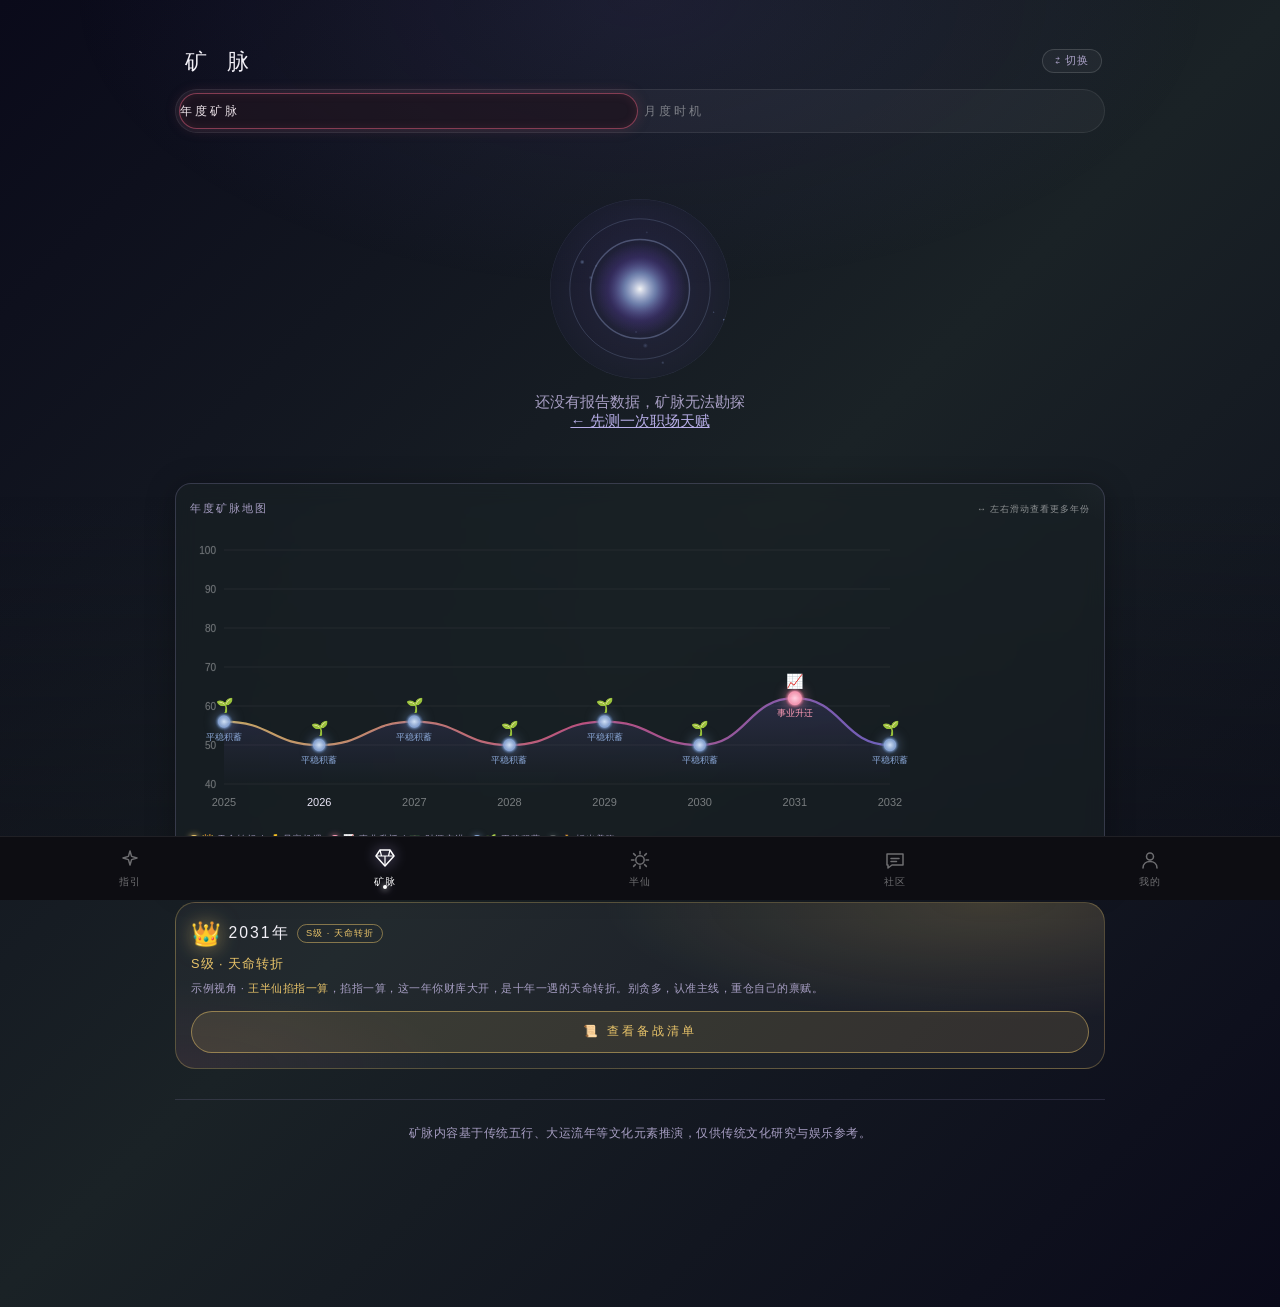
<file: mine.html>
<!DOCTYPE html>
<html lang="zh-CN">
<head>
    <meta charset="UTF-8">
    <meta name="viewport" content="width=device-width, initial-scale=1.0, viewport-fit=cover">
    <meta http-equiv="Cache-Control" content="no-cache, no-store, must-revalidate">
    <title>矿脉地图 · 王半仙</title>
    <link rel="stylesheet" href="css/spirit.css?v=2">
    <link rel="stylesheet" href="css/starla.css?v=2">
    <meta name="theme-color" content="#0d0f16">
    <script src="js/config.js?v=2"></script>
    <style>
        /* ═══════ 原有模块样式 ═══════ */
        .mine-header { text-align: center; padding: 1.2rem 0 1rem; }
        .mine-title { font-size: 1.55rem; letter-spacing: 7px; font-weight: 300; color: rgba(255,255,255,.95); text-indent: 7px; }
        .mine-sub { font-size: 0.82rem; color: var(--text-dim); margin-top: 0.4rem; letter-spacing: 2px; }
        .score-top { display: flex; align-items: center; gap: 1.2rem; }
        .score-ring { position: relative; width: 96px; height: 96px; flex-shrink: 0; }
        .score-ring svg { transform: rotate(-90deg); }
        .score-ring .bg { fill: none; stroke: rgba(255,255,255,.08); stroke-width: 7; }
        .score-ring .fill { fill: none; stroke-width: 7; stroke-linecap: round; stroke: url(#gradS);
            transition: stroke-dashoffset 1.4s cubic-bezier(.4,0,.2,1); filter: drop-shadow(0 0 6px rgba(124,107,214,.5)); }
        .score-val { position: absolute; inset: 0; display: flex; flex-direction: column; align-items: center; justify-content: center; }
        .score-val .n { font-size: 1.7rem; font-weight: 300; color: rgba(255,255,255,.92); }
        .score-val .n small { font-size: 0.7rem; color: var(--text-dim); font-weight: 400; }
        .score-val .l { font-size: 0.62rem; color: var(--text-dim); }
        .score-info { flex: 1; }
        .score-grade { font-size: 1.05rem; color: #e9e6f6; font-weight: 600; letter-spacing: 1px; }
        .score-label { font-size: 0.72rem; color: var(--text-dim); margin-top: 0.3rem; line-height: 1.7; }
        .timeline { position: relative; padding-left: 1.1rem; }
        .timeline::before { content: ''; position: absolute; left: 4px; top: 6px; bottom: 6px; width: 2px;
            background: linear-gradient(180deg, rgba(124,107,214,.5), rgba(124,107,214,.5), rgba(184,174,232,.32)); border-radius: 2px; }
        .tl-item { position: relative; padding: 0.55rem 0 0.55rem 0.9rem; }
        .tl-item::before { content: ''; position: absolute; left: -1.08rem; top: 1.05rem; width: 10px; height: 10px; border-radius: 50%;
            background: rgba(20,20,32,.9); border: 2px solid rgba(124,107,214,.6); }
        .tl-item.now::before { border-color: #e9e6f6; box-shadow: 0 0 10px rgba(124,107,214,.6); }
        .tl-item.now { background: linear-gradient(135deg, rgba(124,107,214,.07), rgba(184,174,232,.16)); border-radius: 12px; }
        .tl-head { display: flex; align-items: baseline; gap: 0.6rem; flex-wrap: wrap; }
        .tl-gz { font-size: 1.1rem; font-weight: 700; color: #e9e6f6; font-family: "STKaiti","KaiTi",serif; }
        .tl-age { font-size: 0.7rem; color: var(--text-dim); }
        .tl-ss { font-size: 0.66rem; color: #b8aee8; background: rgba(184,174,232,.26); border: 1px solid rgba(124,107,214,.3);
            padding: 0.1rem 0.5rem; border-radius: 999px; }
        .tl-year { font-size: 0.72rem; color: var(--text-hint); }
        .tl-note { font-size: 0.76rem; color: var(--text-dim); margin-top: 0.3rem; line-height: 1.6; }
        .ev-item { display: flex; gap: 0.7rem; padding: 0.65rem 0.2rem; border-bottom: 1px dashed rgba(255,255,255,.07); }
        .ev-item:last-child { border-bottom: none; }
        .ev-icon { font-size: 1.4rem; flex-shrink: 0; filter: drop-shadow(0 0 6px rgba(124,107,214,.3)); }
        .ev-main { flex: 1; min-width: 0; }
        .ev-head { display: flex; align-items: baseline; gap: 0.5rem; flex-wrap: wrap; }
        .ev-year { font-size: 0.95rem; font-weight: 700; color: #e9e6f6; }
        .ev-age { font-size: 0.66rem; color: var(--text-hint); }
        .ev-type { font-size: 0.64rem; color: #b8aee8; background: rgba(184,174,232,.26); border: 1px solid rgba(124,107,214,.3);
            padding: 0.1rem 0.45rem; border-radius: 999px; }
        .ev-title { font-size: 0.85rem; color: rgba(255,255,255,.85); margin-top: 0.25rem; font-weight: 500; }
        .ev-desc { font-size: 0.74rem; color: var(--text-dim); line-height: 1.65; margin-top: 0.2rem; }
        .ev-future { border: 1px solid rgba(184,174,232,.60); background: linear-gradient(135deg, rgba(184,174,232,.16), rgba(124,107,214,.05));
            border-radius: 12px; padding: 0.55rem 0.7rem; margin-top: 0.4rem; }
        .ev-future .ev-type { color: #e9e6f6; background: rgba(184,174,232,.32); border-color: rgba(124,107,214,.4); }
        .no-data { text-align: center; padding: 3.5rem 1rem; color: var(--text-dim); }
        .no-data a { color: var(--lavender); }
        .no-data .empty-orb { display: block; width: 180px; height: 180px; margin: 0 auto 0.9rem; border-radius: 50%; }
        @keyframes bob { 0%,100% { transform: translateY(0); } 50% { transform: translateY(-6px); } }
    </style>
    <style>
        /* ═══════ 新增框架样式（年度/月度切换 + 矿脉地图 + 弹窗） ═══════ */
        .mine-head { display: flex; align-items: center; justify-content: space-between; padding: 1.1rem 0.2rem 0.9rem; }
        .mine-head .t { font-size: 1.45rem; font-weight: 300; letter-spacing: 7px; text-indent: 7px; color: #f2f0f7; }
        .mine-head .switch-btn { font-size: 0.7rem; color: var(--text-dim); border: 1px solid rgba(255,255,255,.14); border-radius: 999px; padding: 0.26rem 0.8rem; cursor: pointer; background: rgba(255,255,255,.04); letter-spacing: 1px; }
        .mine-head .switch-btn:active { border-color: rgba(217,87,138,.5); color: #ffb3cf; }
        .seg-switch { display: flex; gap: 0.4rem; background: rgba(255,255,255,.04); border: 1px solid rgba(255,255,255,.08); border-radius: 999px; padding: 3px; margin-bottom: 0.9rem; }
        .seg-switch .seg { flex: 1; text-align: center; height: 36px; line-height: 36px; border-radius: 999px; font-size: 0.78rem; letter-spacing: 3px; color: rgba(255,255,255,.42); cursor: pointer; transition: all .25s; font-weight: 300; }
        .seg-switch .seg.on { background: rgba(30,18,28,.65); border: 1px solid rgba(160,72,96,.8); color: #f0e6ec; box-shadow: 0 0 14px rgba(140,63,82,.3), inset 0 0 10px rgba(140,63,82,.2); line-height: 34px; }
        .sec-label { display: flex; align-items: center; justify-content: space-between; font-size: 0.72rem; color: var(--text-dim); letter-spacing: 2px; margin: 0.2rem 0 0.5rem; }
        .sec-label .hint { font-size: 0.6rem; color: var(--text-hint); letter-spacing: 1px; }
        .chart-scroll { overflow-x: auto; -webkit-overflow-scrolling: touch; border-radius: 16px; }
        .chart-scroll::-webkit-scrollbar { height: 3px; }
        .chart-scroll::-webkit-scrollbar-thumb { background: rgba(124,107,214,.35); border-radius: 3px; }
        .line-chart { display: block; width: 100%; height: auto; }
        .chart-card { padding: 1rem 0.9rem 0.9rem; }
        .chart-tip { font-size: 0.62rem; color: var(--text-hint); margin-top: 0.5rem; line-height: 1.8; letter-spacing: 1px; }
        .legend { display: flex; flex-wrap: wrap; gap: 0.55rem; margin: 0.6rem 0 0.2rem; }
        .legend .lg { display: inline-flex; align-items: center; gap: 4px; font-size: 0.6rem; color: var(--text-dim); letter-spacing: 1px; }
        .legend .lg i { width: 8px; height: 8px; border-radius: 50%; display: inline-block; }
        .pick-card { position: relative; overflow: hidden; margin-top: 0.6rem; padding: 1.1rem 1rem 1rem; border-radius: 20px;
            background: radial-gradient(70% 120% at 88% 0%, rgba(233,196,106,.18), transparent 60%), radial-gradient(50% 90% at 0% 100%, rgba(217,87,138,.08), transparent 60%), rgba(255,255,255,.04);
            border: 1px solid rgba(233,196,106,.28); }
        .pick-card .pc-hd { display: flex; align-items: center; gap: 0.5rem; }
        .pick-card .pc-emoji { font-size: 1.6rem; filter: drop-shadow(0 0 10px rgba(233,196,106,.6)); }
        .pick-card .pc-year { font-size: 1.05rem; color: #f2f0f7; letter-spacing: 2px; font-weight: 300; }
        .pick-card .pc-grade { font-size: 0.62rem; color: #e9c46a; border: 1px solid rgba(233,196,106,.5); border-radius: 999px; padding: 2px 8px; letter-spacing: 1px; }
        .pick-card .pc-title { font-size: 0.85rem; color: #e9c46a; margin-top: 0.55rem; letter-spacing: 1px; }
        .pick-card .pc-quote { font-size: 0.76rem; color: var(--text-dim); line-height: 1.8; margin-top: 0.35rem; letter-spacing: .5px; }
        .pick-card .pc-quote b { color: #e9c46a; font-weight: 500; }
        .pick-card .pc-btn { display: block; width: 100%; height: 42px; margin-top: 0.8rem; border: 1px solid rgba(233,196,106,.5); border-radius: 999px; background: rgba(233,196,106,.12); color: #e9c46a; font-size: 0.78rem; letter-spacing: 3px; cursor: pointer; }
        /* ═══ 本月建议卡（GRI 月度时机引擎） ═══ */
        .mt-main { display: flex; align-items: center; gap: 0.7rem; margin-top: 0.7rem; }
        .mt-emoji { font-size: 1.9rem; filter: drop-shadow(0 0 12px rgba(233,196,106,.55)); flex-shrink: 0; }
        .mt-info { flex: 1; min-width: 0; }
        .mt-title { font-size: 1rem; color: #f2f0f7; letter-spacing: 1px; }
        .mt-title .mt-word { font-style: normal; font-size: 0.66rem; color: rgba(255,255,255,.5); border: 1px solid rgba(255,255,255,.2); border-radius: 999px; padding: 1px 8px; margin-left: 0.4rem; vertical-align: 2px; }
        .mt-trigger { font-size: 0.74rem; color: var(--text-dim); margin-top: 0.22rem; letter-spacing: .5px; }
        .mt-score { flex-shrink: 0; text-align: center; font-size: 0.66rem; color: var(--text-dim); letter-spacing: 1px; }
        .mt-score b { display: block; font-size: 1.25rem; font-weight: 600; letter-spacing: 0; }
        .mt-score.gold b { color: #e9c46a; } .mt-score.blue b { color: #8ba8d8; }
        .mt-score.violet b { color: #b8aee8; } .mt-score.teal b { color: #7fb8a8; }
        .mt-score.gray b { color: rgba(255,255,255,.5); }
        .mt-act { margin-top: 0.7rem; padding: 0.65rem 0.8rem; border-radius: 12px; background: rgba(233,196,106,.08);
            border: 1px solid rgba(233,196,106,.22); font-size: 0.8rem; color: #e9c46a; letter-spacing: 1px; line-height: 1.7; }
        .mt-explain { margin-top: 0.6rem; padding: 0.7rem 0.8rem; border-radius: 12px; background: rgba(255,255,255,.045);
            border: 1px solid rgba(255,255,255,.12); font-size: 0.76rem; color: var(--text-dim); line-height: 1.9; letter-spacing: .5px; }
        .pop-mask { position: fixed; inset: 0; z-index: 220; display: flex; align-items: center; justify-content: center;
            background: rgba(5,6,10,.72); backdrop-filter: blur(6px); -webkit-backdrop-filter: blur(6px);
            opacity: 0; pointer-events: none; transition: opacity .3s; }
        .pop-mask.show { opacity: 1; pointer-events: auto; }
        .pop-box { width: min(86vw, 360px); max-height: 76vh; overflow-y: auto; background: rgba(18,18,28,.95); border: 1px solid rgba(140,63,82,.5); border-radius: 20px; padding: 1.2rem 1.1rem 1rem;
            box-shadow: 0 16px 60px rgba(0,0,0,.6), 0 0 40px rgba(217,87,138,.1);
            transform: translateY(16px) scale(.97); transition: transform .32s cubic-bezier(.34,1.4,.64,1); }
        .pop-mask.show .pop-box { transform: none; }
        .pop-hd { display: flex; align-items: center; gap: 0.6rem; margin-bottom: 0.7rem; }
        .pop-orb { width: 42px; height: 42px; border-radius: 50%; flex-shrink: 0; display: flex; align-items: center; justify-content: center; font-size: 1.15rem;
            background: radial-gradient(circle, rgba(184,174,232,.5) 0%, rgba(124,107,214,.2) 50%, transparent 80%); box-shadow: 0 0 16px rgba(124,107,214,.35); }
        .pop-hd .nm { font-size: 0.92rem; color: #f2f0f7; font-weight: 500; letter-spacing: 1px; }
        .pop-hd .rs { font-size: 0.64rem; color: var(--text-hint); margin-top: 1px; }
        .pop-body { font-size: 0.8rem; color: var(--text-main); line-height: 1.95; letter-spacing: .4px; }
        .pop-body .sig { margin: 0.45rem 0; padding: 0.6rem 0.7rem; border-radius: 12px; font-size: 0.74rem; line-height: 1.85;
            background: rgba(233,196,106,.07); border: 1px dashed rgba(233,196,106,.3); color: rgba(255,255,255,.8); }
        .pop-body .sig b { color: #e9c46a; font-weight: 500; }
        .pop-body .acts { display: flex; flex-direction: column; gap: 0.4rem; margin-top: 0.6rem; }
        .pop-body .acts .ac { display: flex; align-items: center; gap: 0.45rem; font-size: 0.74rem; color: rgba(255,255,255,.82); }
        .pop-body .acts .ac::before { content: '✓'; color: #4fd8c9; flex-shrink: 0; }
        .pop-btn { width: 100%; height: 42px; margin-top: 0.9rem; border: none; border-radius: 999px; cursor: pointer;
            background: linear-gradient(90deg, #c78a8a, #d9578a 48%, #7c6bd6); color: #fff; font-size: 13px; font-weight: 500; letter-spacing: 3px; }
        .switch-sheet { width: 100%; max-width: 480px; background: rgba(18,18,28,.96); border: 1px solid rgba(124,107,214,.28); border-radius: 22px 22px 0 0; padding: 1.1rem 1.1rem calc(1.1rem + env(safe-area-inset-bottom,0px)); transform: translateY(40px); transition: transform .32s cubic-bezier(.32,.72,0,1); }
        .pop-mask.show .switch-sheet { transform: none; }
        .switch-hd { font-size: 0.9rem; color: #f2f0f7; letter-spacing: 2px; margin-bottom: 0.8rem; text-align: center; }
        .switch-opt { display: flex; align-items: center; gap: 0.8rem; padding: 0.75rem 0.9rem; border-radius: 16px; cursor: pointer; transition: all .2s; }
        .switch-opt:active { background: rgba(124,107,214,.12); }
        .switch-opt .ic { width: 40px; height: 40px; border-radius: 50%; display: flex; align-items: center; justify-content: center; font-size: 1.1rem; flex-shrink: 0;
            background: radial-gradient(circle at 35% 30%, rgba(255,255,255,.9), rgba(124,107,214,.6) 45%, rgba(217,87,138,.35) 80%, transparent); }
        .switch-opt .tx { flex: 1; min-width: 0; }
        .switch-opt .nm { font-size: 0.86rem; color: var(--text-main); letter-spacing: 1px; }
        .switch-opt .ds { font-size: 0.62rem; color: var(--text-hint); margin-top: 0.14rem; }
        .switch-opt .cur { font-size: 0.62rem; color: #e9c46a; border: 1px solid rgba(233,196,106,.45); border-radius: 999px; padding: 1px 8px; }

        /* ═══════ 我的命盘档案（bazi-archive.js） ═══════ */
        .bz-entry { cursor: pointer; transition: border-color .25s; }
        .bz-entry:hover { border-color: rgba(233,196,106,.5); }
        .bz-entry-hd { display: flex; align-items: center; gap: 0.7rem; }
        .bz-entry-ic { font-size: 1.5rem; filter: drop-shadow(0 0 8px rgba(233,196,106,.5)); }
        .bz-entry-info { flex: 1; min-width: 0; }
        .bz-entry-title { font-size: 0.95rem; color: #f2f0f7; letter-spacing: 2px; }
        .bz-entry-sub { font-size: 0.7rem; color: var(--text-dim); margin-top: 0.22rem; letter-spacing: .5px; white-space: nowrap; overflow: hidden; text-overflow: ellipsis; }
        .bz-entry-ar { color: #e9c46a; font-size: 1rem; }
        .bz-arch-hd { margin-bottom: 0.5rem; }
        .bz-arch-title { font-size: 1rem; color: #f2f0f7; letter-spacing: 2px; }
        .bz-arch-sub { font-size: 0.72rem; color: var(--text-dim); margin-top: 0.3rem; letter-spacing: .5px; }
        .bz-card { margin-top: 0.5rem; border: 1px solid rgba(255,255,255,.1); border-radius: 16px; background: rgba(255,255,255,.03); overflow: hidden; }
        .bz-card summary { display: flex; align-items: center; gap: 0.55rem; padding: 0.85rem 1rem; cursor: pointer; list-style: none;
            font-size: 0.85rem; color: #e9e6f6; letter-spacing: 1px; user-select: none; }
        .bz-card summary::-webkit-details-marker { display: none; }
        .bz-card summary::after { content: '▾'; margin-left: auto; color: rgba(255,255,255,.4); transition: transform .25s; }
        .bz-card[open] summary::after { transform: rotate(180deg); }
        .bz-card summary .bz-card-ic { font-size: 1.05rem; }
        .bz-card-body { padding: 0.2rem 1rem 1rem; }
        .bz-4 { display: grid; grid-template-columns: 52px repeat(4, 1fr); gap: 4px; margin-bottom: 4px; align-items: center; }
        .bz-4 .bz-c { text-align: center; font-size: 0.74rem; padding: 3px 0; border-radius: 6px; }
        .bz-4 .bz-th { color: var(--text-dim); text-align: left; font-size: 0.66rem; }
        .bz-4 .bz-name { color: #b8aee8; font-size: 0.7rem; }
        .bz-4 .bz-gan { font-size: 1rem; color: #f2f0f7; }
        .bz-4 .bz-zhi { font-size: 1rem; color: #f2f0f7; }
        .bz-4 .bz-hide, .bz-4 .bz-naying, .bz-4 .bz-sg { font-size: 0.62rem; color: rgba(255,255,255,.55); }
        .wx-木 { color: #8fd08f; } .wx-火 { color: #ff9db8; } .wx-土 { color: #d9c68a; }
        .wx-金 { color: #e9e6f6; } .wx-水 { color: #8fb8e8; }
        .bz-wx-row { display: flex; align-items: center; gap: 0.55rem; margin-bottom: 0.4rem; }
        .bz-wx-k { width: 1.2rem; font-size: 0.8rem; color: #f2f0f7; }
        .bz-wx-bar { flex: 1; height: 8px; border-radius: 999px; background: rgba(255,255,255,.06); overflow: hidden; }
        .bz-wx-bar i { display: block; height: 100%; border-radius: 999px; opacity: .85; }
        .bz-wx-bar i.wx-木 { background: #8fd08f; } .bz-wx-bar i.wx-火 { background: #ff9db8; }
        .bz-wx-bar i.wx-土 { background: #d9c68a; } .bz-wx-bar i.wx-金 { background: #e9e6f6; }
        .bz-wx-bar i.wx-水 { background: #8fb8e8; }
        .bz-wx-v { width: 2.6rem; text-align: right; font-size: 0.7rem; color: var(--text-dim); }
        .bz-line { font-size: 0.72rem; color: var(--text-dim); line-height: 1.8; margin-top: 0.55rem; letter-spacing: .5px; }
        .bz-grid { display: flex; gap: 0.6rem; align-items: baseline; margin-bottom: 0.35rem; }
        .bz-gk { font-size: 0.7rem; color: var(--text-dim); width: 3rem; flex-shrink: 0; }
        .bz-gv { font-size: 0.82rem; color: #f2f0f7; letter-spacing: 1px; }
        .bz-ss { display: flex; align-items: baseline; gap: 0.5rem; font-size: 0.76rem; margin-bottom: 0.4rem; line-height: 1.6; }
        .bz-ss-i { flex-shrink: 0; }
        .bz-ss-n { color: #e9c46a; letter-spacing: .5px; flex-shrink: 0; }
        .bz-ss-d { color: var(--text-dim); font-size: 0.68rem; }
        .bz-empty { font-size: 0.74rem; color: var(--text-dim); padding: 0.4rem 0; letter-spacing: 1px; }
    </style>
</head>
<body>
    <canvas id="starfield"></canvas>
    <div class="spirit-glow"></div>
    <canvas id="spirit-canvas"></canvas>

    <div class="container">
        <!-- 顶栏 -->
        <div class="mine-head">
            <div class="t">矿 脉</div>
            <span class="switch-btn" id="switchBtn">⇄ 切换</span>
        </div>

        <!-- 胶囊切换 -->
        <div class="seg-switch" id="segSwitch">
            <span class="seg on" data-v="year">年度矿脉</span>
            <span class="seg" data-v="month">月度时机</span>
        </div>

        <!-- ═══ 年度视图（原有模块 + 新增地图） ═══ -->
        <div id="yearView">
            <div id="baziEntryCard"></div>        <!-- 新增：我的命盘档案 入口 -->
            <div id="baziArchive" style="display:none"></div>  <!-- 新增：完整命盘档案 -->
            <div id="scoreCard"></div>            <!-- 原有：年度淘金评分 -->
            <div id="timelineCard"></div>         <!-- 原有：大运时间轴 -->
            <div class="card chart-card">
                <div class="sec-label"><span>年度矿脉地图</span><span class="hint">↔ 左右滑动查看更多年份</span></div>
                <div class="chart-scroll" id="yearScroll">
                    <svg id="yearChart" class="line-chart" viewBox="0 0 720 300"></svg>
                </div>
                <div class="legend" id="yearLegend"></div>
                <div class="chart-tip">● 年度评分 = 喜用神状态(40) + 财官引动(40) + 结构爆发(20)　节点为当年矿种信号</div>
            </div>
            <div class="pick-card" id="pickCard"></div>   <!-- 新增：年度精选 -->
            <div id="recentCard"></div>            <!-- 原有：近年关键节点 -->
            <div id="futureCard"></div>            <!-- 原有：升职窗口期 -->
            <div id="quoteCard"></div>             <!-- 原有：半仙注解 -->
        </div>

        <!-- ═══ 月度视图（新增） ═══ -->
        <div id="monthView" style="display:none">
            <div class="card chart-card">
                <div class="sec-label"><span>月度时机 · GRI 指数</span><span class="hint">点击节点查看行动指令</span></div>
                <svg id="monthChart" class="line-chart" viewBox="0 0 720 300"></svg>
                <div class="legend" id="monthLegend"></div>
                <div class="chart-tip">🥇暴富矿=偏财+食伤 · 🚀晋升窗口=官印相生 · 🧠灵感波段=伤官佩印 · 🤝人脉共振=比劫+合局 · ⛰️稳固期=财官双美（仅进财用「矿」）</div>
            </div>
            <div id="monthTipCard"></div>   <!-- 新增：本月建议（对应当前月 GRI 信号） -->
        </div>

        <div class="disclaimer">矿脉内容基于传统五行、大运流年等文化元素推演，仅供传统文化研究与娱乐参考。</div>
    </div>

    <!-- 半仙点评 / 信号详情 弹窗 -->
    <div class="pop-mask" id="popMask" onclick="if(event.target===this)MineApp.closePop()">
        <div class="pop-box" id="popBox"></div>
    </div>

    <!-- 切换用户弹层 -->
    <div class="pop-mask" id="switchMask" onclick="if(event.target===this)MineApp.closeSwitch()">
        <div class="switch-sheet" id="switchSheet"></div>
    </div>

    <script src="js/starfield.js?v=2"></script>
    <script src="js/spirit.js?v=2"></script>
    <script src="js/opening.js?v=2"></script>
    <script src="js/auth.js?v=1"></script>
    <script>
    /* ===== 原有模块渲染（评分环 / 大运时间轴 / 关键节点 / 升职窗口 / 半仙注解） ===== */
    (function () {
        'use strict';
        function loadReport() {
            var data = null;
            try { var raw = sessionStorage.getItem('reportData'); if (raw) data = JSON.parse(raw); } catch (e) {}
            if (!data) {
                try {
                    var list = JSON.parse(localStorage.getItem('qitu_reports') || '[]');
                    var rid = new URLSearchParams(location.search).get('id') || sessionStorage.getItem('currentReportId');
                    var hit = rid ? list.find(function (r) { return r.report_id === rid; }) : list[0];
                    if (hit && hit.data) data = hit.data;
                } catch (e) {}
            }
            return data;
        }
        var d = loadReport();
        // 我的命盘档案（启途 P0）
        if (window.BaziArchive) BaziArchive.init();
        if (!d) {
            document.getElementById('scoreCard').innerHTML = '<div class="no-data">' +
                '<canvas id="emptyOrb" class="empty-orb" width="180" height="180"></canvas>' +
                '<p>还没有报告数据，矿脉无法勘探</p>' +
                '<p><a href="index.html">← 先测一次职场天赋</a></p></div>';
            // 灵体效果（图1风格：蓝紫涟漪 + 中心柔光 + 环绕粒子）
            var oc = document.getElementById('emptyOrb');
            if (oc && window.SpiritOrb) {
                setTimeout(function () { window.SpiritOrb.create(oc, { particles: 10, rings: 3 }); }, 50);
            }
            return;   // 无报告时原模块留空，新增矿脉地图展示示例数据
        }

        var career = d.career || (d.analysis && d.analysis.career) || {};
        var dayun = d.dayun || {};
        var steps = dayun.steps || [];
        var events = ((d.analysis && d.analysis.special_events) || {}).events || [];
        var matchScore = career.match_score || 0;
        var nowYear = new Date().getFullYear();
        var future = events.filter(function (e) { return e.year >= nowYear; }).slice(0, 6);
        var recent = events.filter(function (e) { return e.year < nowYear && e.year >= nowYear - 6; }).reverse();

        /* 1. 年度淘金评分（原有） */
        var C = 2 * Math.PI * 42;
        document.getElementById('scoreCard').innerHTML = '<div class="card">' +
            '<div class="card-title">年度淘金评分</div>' +
            '<div class="score-top">' +
            '<div class="score-ring"><svg viewBox="0 0 96 96" width="96" height="96">' +
            '<defs><linearGradient id="gradS" x1="0%" y1="0%" x2="100%" y2="100%">' +
            '<stop offset="0%" stop-color="#5B8DEF"/><stop offset="100%" stop-color="#A78BFA"/></linearGradient></defs>' +
            '<circle class="bg" cx="48" cy="48" r="42"/>' +
            '<circle class="fill" id="scoreFill" cx="48" cy="48" r="42" stroke-dasharray="' + C + '" stroke-dashoffset="' + C + '"/>' +
            '</svg><div class="score-val"><div class="n"><span id="scoreNum">0</span><small>分</small></div>' +
            '<div class="l">天赋适配度</div></div></div>' +
            '<div class="score-info">' +
            '<div class="score-grade">' + (matchScore >= 80 ? '黄金矿脉 · 宜主动出击' : matchScore >= 65 ? '白银矿脉 · 稳中求进' : matchScore >= 50 ? '铜矿 · 打磨技能再掘进' : '待开采 · 先溯源禀赋') + '</div>' +
            '<div class="score-label">结合十神格局与流年大势的年度评分，' +
            '分数越高，这一年越适合推进关键职业动作。</div></div></div>' +
            '<div class="score-label" style="margin-top:0.2rem">当前大运：' + (d.chart && d.chart.current_dayun ? d.chart.current_dayun.ganzhi : '—') +
            (d.chart && d.chart.current_dayun ? '（' + d.chart.current_dayun.start_age + '~' + d.chart.current_dayun.end_age + '岁）' : '') + '</div></div>';
        setTimeout(function () {
            var fill = document.getElementById('scoreFill');
            var num = document.getElementById('scoreNum');
            if (fill) fill.style.strokeDashoffset = C * (1 - Math.min(matchScore, 100) / 100);
            if (num) {
                var cur = 0;
                var timer = setInterval(function () {
                    cur += 3;
                    if (cur >= matchScore) { cur = matchScore; clearInterval(timer); }
                    num.textContent = cur;
                }, 24);
            }
        }, 200);

        /* 2. 大运时间轴（原有） */
        if (steps.length) {
            var curStep = d.chart && d.chart.current_dayun;
            document.getElementById('timelineCard').innerHTML = '<div class="card"><div class="card-title">大运矿脉 · 十年一运</div><div class="timeline">' +
                steps.map(function (s) {
                    var isNow = curStep && s.ganzhi === curStep.ganzhi;
                    return '<div class="tl-item' + (isNow ? ' now' : '') + '">' +
                        '<div class="tl-head"><span class="tl-gz">' + s.ganzhi + '</span>' +
                        '<span class="tl-ss">' + (s.shishen_gan || '') + (s.shishen_zhi ? '·' + s.shishen_zhi : '') + '</span>' +
                        '<span class="tl-age">' + s.start_age + '~' + s.end_age + '岁</span>' +
                        '<span class="tl-year">' + s.start_year + '-' + s.end_year + '年</span></div>' +
                        (isNow ? '<div class="tl-note">当前所在大运，方向：' + (s.wuxing || '—') + '。</div>' : '') +
                        '</div>';
                }).join('') + '</div></div>';
        }

        /* 3. 近年关键节点（原有） */
        if (recent.length) {
            document.getElementById('recentCard').innerHTML = '<div class="card"><div class="card-title">近年关键节点</div>' +
                recent.map(function (e) {
                    return '<div class="ev-item"><div class="ev-icon">' + (e.icon || '📌') + '</div>' +
                        '<div class="ev-main"><div class="ev-head"><span class="ev-year">' + e.year + '</span>' +
                        '<span class="ev-age">' + e.age + '岁</span><span class="ev-type">' + e.type + '</span></div>' +
                        '<div class="ev-title">' + (e.title || '') + '</div>' +
                        '<div class="ev-desc">' + (e.desc || '') + '</div></div></div>';
                }).join('') + '</div>';
        }

        /* 4. 升职窗口期（原有） */
        if (future.length) {
            document.getElementById('futureCard').innerHTML = '<div class="card"><div class="card-title">升职窗口期 · 未来矿点</div>' +
                future.map(function (e) {
                    return '<div class="ev-item ev-future"><div class="ev-icon">' + (e.icon || '💎') + '</div>' +
                        '<div class="ev-main"><div class="ev-head"><span class="ev-year">' + e.year + '年</span>' +
                        '<span class="ev-age">' + e.age + '岁</span><span class="ev-type">' + (e.type || '机会') + '</span></div>' +
                        '<div class="ev-title">' + (e.title || '') + '</div>' +
                        '<div class="ev-desc">' + (e.desc || '') + '</div></div></div>';
                }).join('') + '</div>';
        }

        /* 5. 王半仙注解（原有） */
        document.getElementById('quoteCard').innerHTML = '<div class="card"><div class="card-title">王半仙注解</div>' +
            '<div class="bx-quote" style="margin:0.3rem 0 0">“矿脉是挖出来的，不是等出来的。' +
            '我知道哪几年该使劲，但使劲这件事，还得你自己来。”<span class="by">—— 王半仙</span></div>' +
            '<a class="ex-chat-cta" href="chat.html?to=ai" style="margin-top:0.7rem;height:44px;font-size:13px">🔮 找王半仙 AI 问 →</a></div>';
    })();
    </script>
    <script src="js/mine-app.js?v=1"></script>
    <script src="js/glow-orb.js?v=1"></script>
    <script src="js/bazi-archive.js?v=1"></script>
    <script src="js/tabbar.js?v=6"></script>
</body>
</html>
</file>
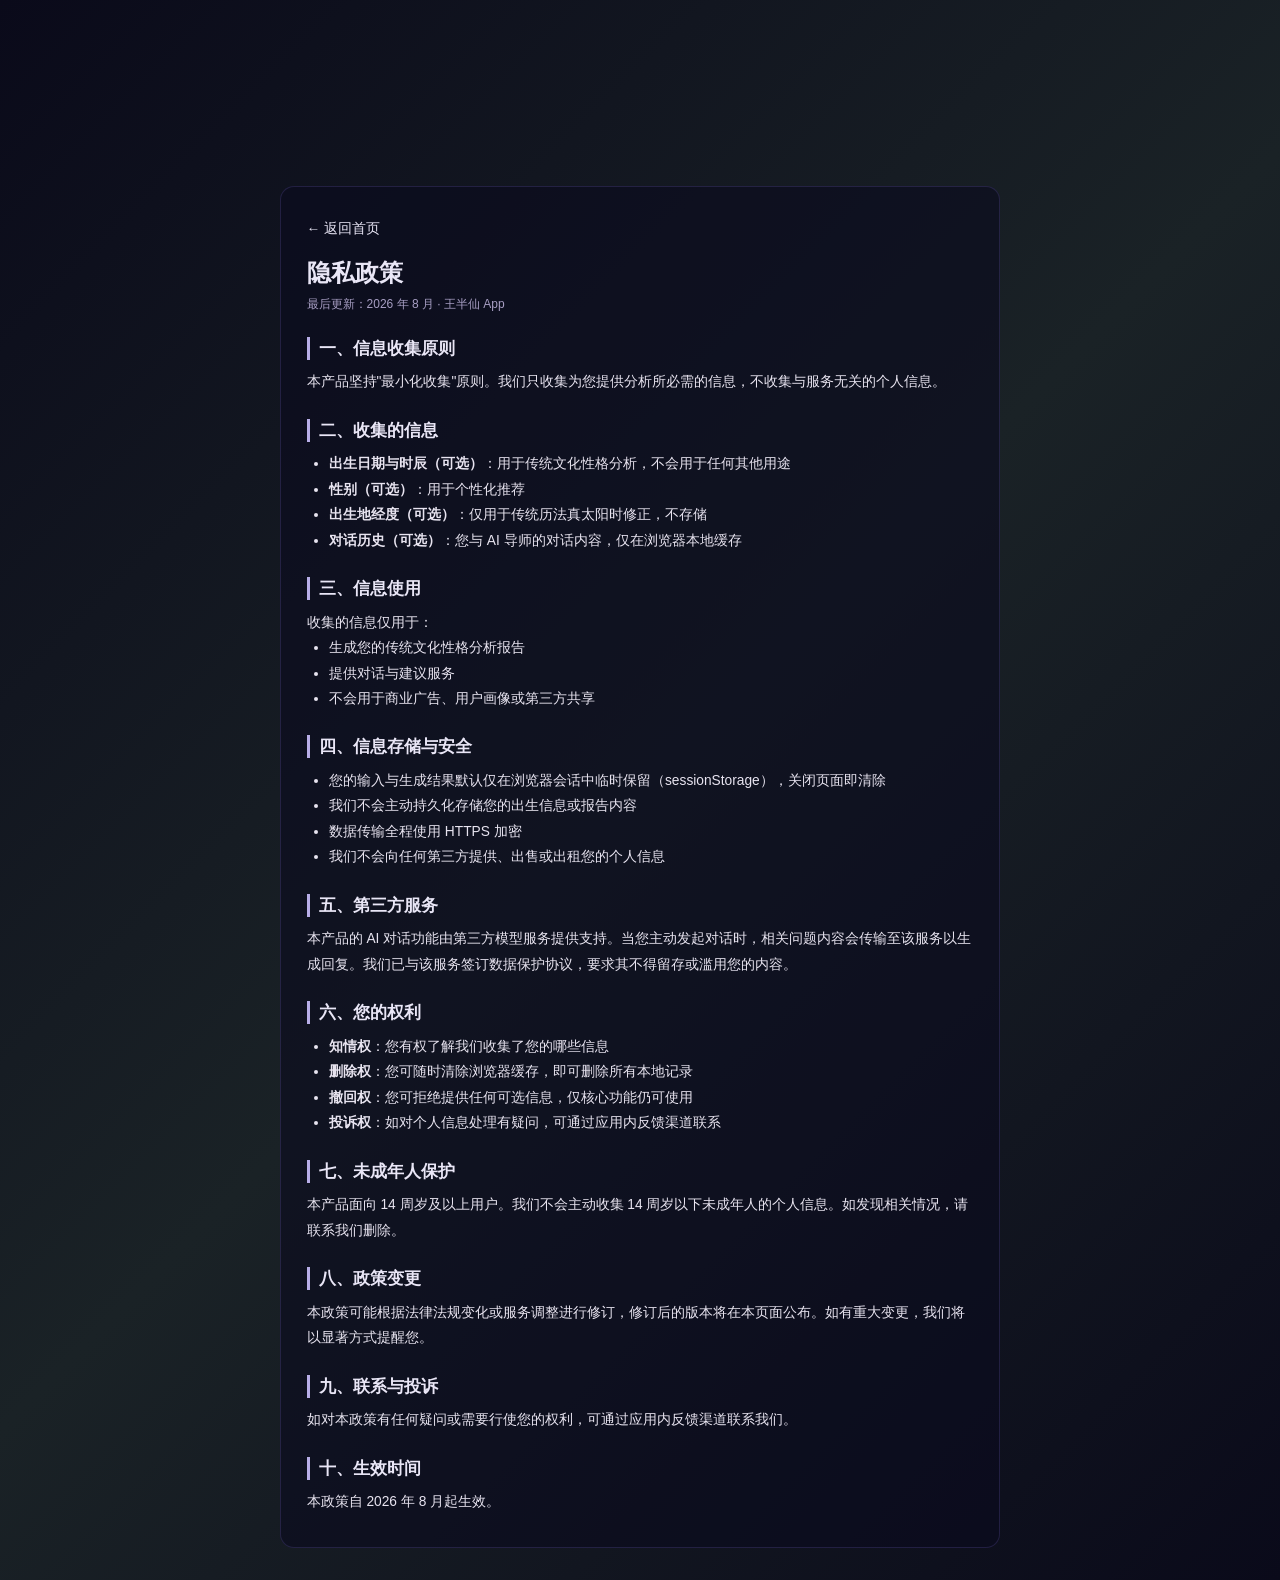
<file: privacy.html>
<!DOCTYPE html>
<html lang="zh-CN">
<head>
    <meta charset="UTF-8">
    <meta name="viewport" content="width=device-width, initial-scale=1.0, viewport-fit=cover">
    <meta http-equiv="Cache-Control" content="no-cache, no-store, must-revalidate">
    <meta http-equiv="Pragma" content="no-cache">
    <meta http-equiv="Expires" content="0">
    <title>隐私政策 · 王半仙</title>
    <link rel="stylesheet" href="css/starla.css?v=5">
    <style>
        body { min-height: 100vh; padding: 2rem 1rem; }
        .legal-wrap { max-width: 720px; margin: 0 auto; background: rgba(10,10,30,0.6); border: 1px solid rgba(124,107,214,0.2); border-radius: 14px; padding: 2rem 1.6rem; }
        .legal-wrap h1 { font-size: 1.5rem; color: var(--gold-light); margin-bottom: 0.4rem; font-family: "STKaiti","KaiTi",serif; }
        .legal-wrap .sub { font-size: 0.75rem; color: var(--text-dim); margin-bottom: 1.5rem; }
        .legal-wrap h2 { font-size: 1.05rem; color: var(--gold-light); margin: 1.5rem 0 0.6rem; border-left: 3px solid var(--gold); padding-left: 0.6rem; }
        .legal-wrap p, .legal-wrap li { font-size: 0.86rem; line-height: 1.85; color: var(--text-main); }
        .legal-wrap ul { padding-left: 1.4rem; }
        .legal-wrap a.back { display: inline-block; margin-bottom: 1.2rem; color: var(--gold-light); text-decoration: none; font-size: 0.85rem; }
        .legal-wrap a.back:hover { text-decoration: underline; }
    </style>
    <link rel="manifest" href="manifest.json">
    <meta name="theme-color" content="#1a2226">
    <meta name="apple-mobile-web-app-capable" content="yes">
    <meta name="mobile-web-app-capable" content="yes">
    <meta name="apple-mobile-web-app-status-bar-style" content="black-translucent">
    <meta name="apple-mobile-web-app-title" content="王半仙">
    <link rel="apple-touch-startup-image" href="img/icons/startup-390x844.png" media="(device-width: 390px) and (device-height: 844px) and (-webkit-device-pixel-ratio: 3)">
    <link rel="apple-touch-startup-image" href="img/icons/startup-430x932.png" media="(device-width: 430px) and (device-height: 932px) and (-webkit-device-pixel-ratio: 3)">
    <link rel="apple-touch-startup-image" href="img/icons/startup-375x812.png" media="(device-width: 375px) and (device-height: 812px) and (-webkit-device-pixel-ratio: 3)">
    <link rel="apple-touch-icon" href="img/icons/apple-touch-icon.png">
    <link rel="icon" type="image/png" sizes="192x192" href="img/icons/icon-192.png">
</head>
<body>
    <canvas id="starfield"></canvas>
    <div class="spirit-glow"></div>
    <canvas id="spirit-canvas"></canvas>
    <div class="legal-wrap">
        <a href="index.html" class="back">← 返回首页</a>
        <h1>隐私政策</h1>
        <div class="sub">最后更新：2026 年 8 月 · 王半仙 App</div>

        <h2>一、信息收集原则</h2>
        <p>本产品坚持"最小化收集"原则。我们只收集为您提供分析所必需的信息，不收集与服务无关的个人信息。</p>

        <h2>二、收集的信息</h2>
        <ul>
            <li><strong>出生日期与时辰（可选）</strong>：用于传统文化性格分析，不会用于任何其他用途</li>
            <li><strong>性别（可选）</strong>：用于个性化推荐</li>
            <li><strong>出生地经度（可选）</strong>：仅用于传统历法真太阳时修正，不存储</li>
            <li><strong>对话历史（可选）</strong>：您与 AI 导师的对话内容，仅在浏览器本地缓存</li>
        </ul>

        <h2>三、信息使用</h2>
        <p>收集的信息仅用于：</p>
        <ul>
            <li>生成您的传统文化性格分析报告</li>
            <li>提供对话与建议服务</li>
            <li>不会用于商业广告、用户画像或第三方共享</li>
        </ul>

        <h2>四、信息存储与安全</h2>
        <ul>
            <li>您的输入与生成结果默认仅在浏览器会话中临时保留（sessionStorage），关闭页面即清除</li>
            <li>我们不会主动持久化存储您的出生信息或报告内容</li>
            <li>数据传输全程使用 HTTPS 加密</li>
            <li>我们不会向任何第三方提供、出售或出租您的个人信息</li>
        </ul>

        <h2>五、第三方服务</h2>
        <p>本产品的 AI 对话功能由第三方模型服务提供支持。当您主动发起对话时，相关问题内容会传输至该服务以生成回复。我们已与该服务签订数据保护协议，要求其不得留存或滥用您的内容。</p>

        <h2>六、您的权利</h2>
        <ul>
            <li><strong>知情权</strong>：您有权了解我们收集了您的哪些信息</li>
            <li><strong>删除权</strong>：您可随时清除浏览器缓存，即可删除所有本地记录</li>
            <li><strong>撤回权</strong>：您可拒绝提供任何可选信息，仅核心功能仍可使用</li>
            <li><strong>投诉权</strong>：如对个人信息处理有疑问，可通过应用内反馈渠道联系</li>
        </ul>

        <h2>七、未成年人保护</h2>
        <p>本产品面向 14 周岁及以上用户。我们不会主动收集 14 周岁以下未成年人的个人信息。如发现相关情况，请联系我们删除。</p>

        <h2>八、政策变更</h2>
        <p>本政策可能根据法律法规变化或服务调整进行修订，修订后的版本将在本页面公布。如有重大变更，我们将以显著方式提醒您。</p>

        <h2>九、联系与投诉</h2>
        <p>如对本政策有任何疑问或需要行使您的权利，可通过应用内反馈渠道联系我们。</p>

        <h2>十、生效时间</h2>
        <p>本政策自 2026 年 8 月起生效。</p>
    </div>
</body>
</html>
</file>
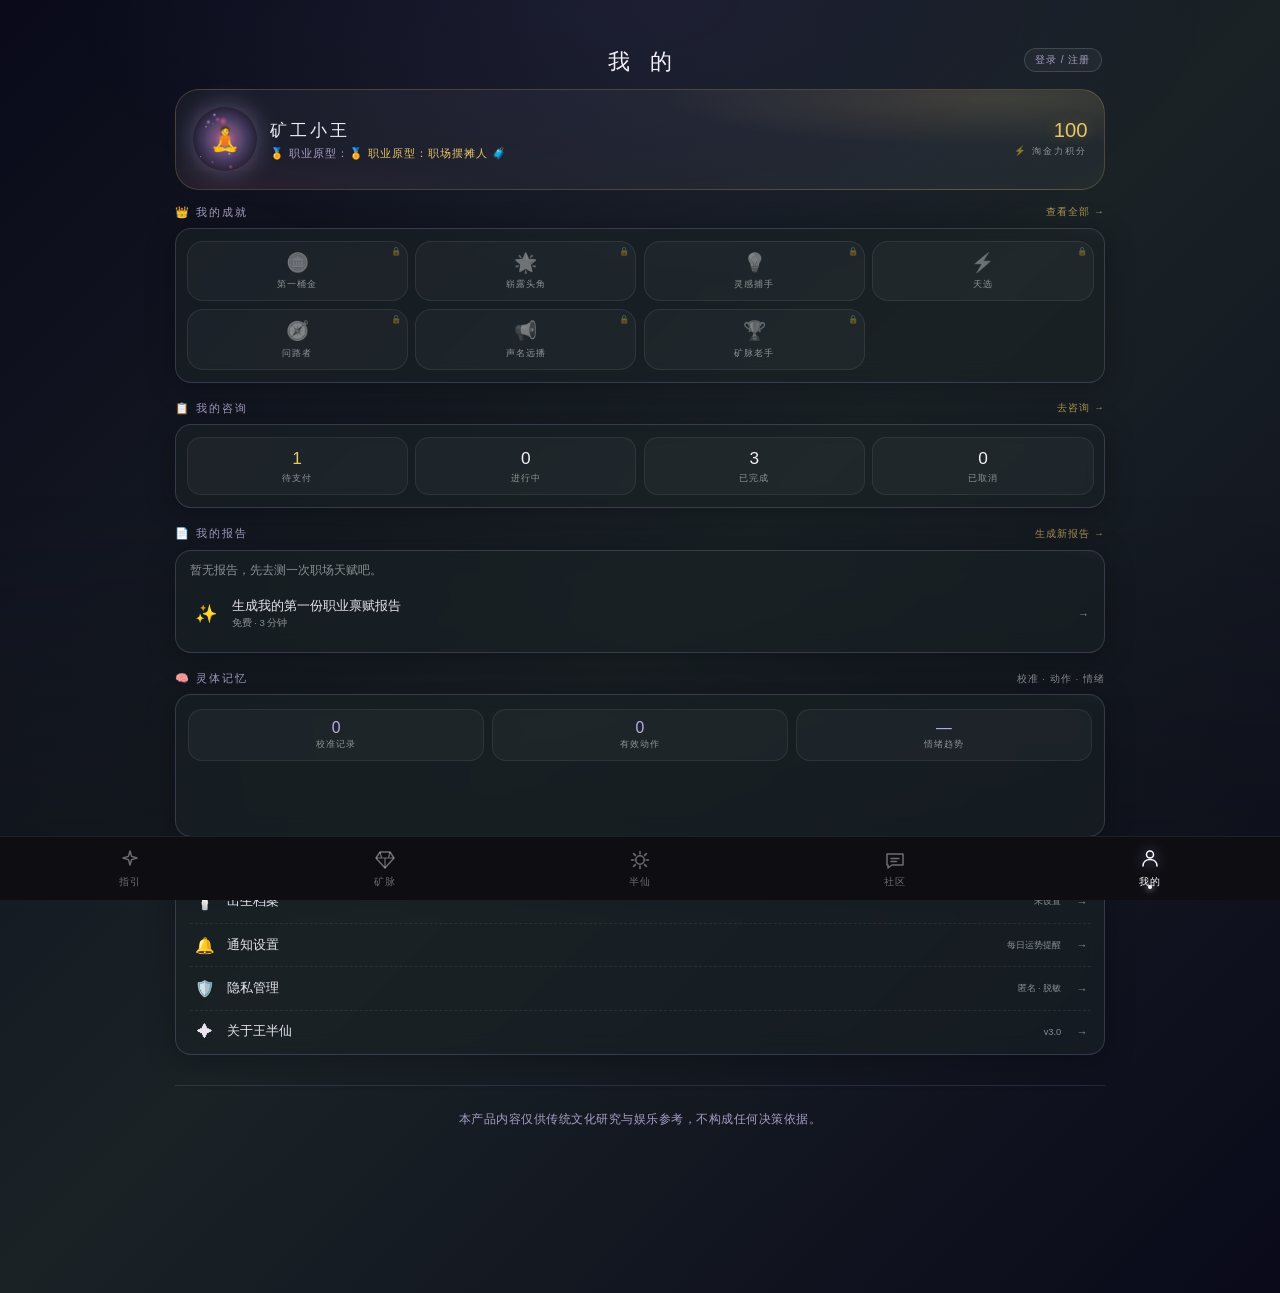
<file: profile.html>
<!DOCTYPE html>
<html lang="zh-CN">
<head>
    <meta charset="UTF-8">
    <meta name="viewport" content="width=device-width, initial-scale=1.0, viewport-fit=cover">
    <meta http-equiv="Cache-Control" content="no-cache, no-store, must-revalidate">
    <title>我的 · 王半仙</title>
    <link rel="stylesheet" href="css/spirit.css?v=2">
    <link rel="stylesheet" href="css/starla.css?v=2">
    <meta name="theme-color" content="#0d0f16">
    <script src="js/config.js?v=2"></script>
    <style>
        /* ═══════ 我的 · 个人中心 ═══════ */
        .p-head { padding: 1.1rem 0 0.9rem; text-align: center; position: relative; }
        .p-login-btn {
            position: absolute; right: 0.2rem; top: 1.2rem;
            font-size: 0.68rem; color: var(--text-dim);
            border: 1px solid rgba(255,255,255,.14); border-radius: 999px;
            padding: 0.28rem 0.7rem; text-decoration: none; letter-spacing: 1px;
            background: rgba(255,255,255,.04); transition: all .2s;
        }
        .p-login-btn:hover { border-color: rgba(217,87,138,.5); color: #ffb3cf; }

        /* ── 个人信息卡（柔金渐变） ── */
        .p-card {
            border-radius: 24px; padding: 1.15rem 1.1rem; margin-bottom: 0.8rem;
            background:
                radial-gradient(60% 80% at 88% 8%, rgba(233,196,106,.14), transparent 60%),
                radial-gradient(50% 70% at 6% 100%, rgba(217,87,138,.08), transparent 60%),
                rgba(255,255,255,.045);
            border: 1px solid rgba(233,196,106,.20);
            display: flex; align-items: center; gap: 0.9rem;
        }
        .p-orb {
            width: 64px; height: 64px; flex-shrink: 0; border-radius: 50%;
            background: radial-gradient(circle, rgba(184,174,232,.5) 0%, rgba(124,107,214,.22) 45%, transparent 78%);
            box-shadow: 0 0 26px rgba(184,174,232,.4);
            display: flex; align-items: center; justify-content: center;
            font-size: 1.6rem; animation: pBob 3s ease-in-out infinite;
        }
        @keyframes pBob { 0%,100% { transform: translateY(0); } 50% { transform: translateY(-4px); } }
        .p-info { flex: 1; min-width: 0; }
        .p-nick { font-size: 1.15rem; font-weight: 300; letter-spacing: 3px; color: #f2f0f7; display: flex; align-items: center; gap: 0.4rem; }
        .p-nick .vip { font-size: 0.6rem; color: #e9c46a; border: 1px solid rgba(233,196,106,.5); border-radius: 999px; padding: 1px 6px; letter-spacing: 1px; }
        .p-meme { font-size: 0.74rem; color: var(--text-dim); margin-top: 0.3rem; letter-spacing: 1px; }
        .p-meme b { color: #e9c46a; font-weight: 500; }
        .p-gold { text-align: right; flex-shrink: 0; }
        .p-gold .v { font-size: 1.35rem; font-weight: 300; color: #e9c46a; line-height: 1; text-shadow: 0 0 14px rgba(233,196,106,.35); }
        .p-gold .k { font-size: 0.62rem; color: var(--text-hint); margin-top: 0.3rem; letter-spacing: 2px; }

        /* ── 通用小节标题 ── */
        .p-sec { display: flex; align-items: center; justify-content: space-between; margin: 1rem 0 0.55rem; }
        .p-sec-t { font-size: 0.74rem; color: var(--text-dim); letter-spacing: 2px; }
        .p-sec-more { font-size: 0.66rem; color: rgba(233,196,106,.7); text-decoration: none; letter-spacing: 1px; }

        /* ── 成就荣誉墙 ── */
        .ach-grid { display: grid; grid-template-columns: repeat(4, 1fr); gap: 0.5rem; }
        .ach-item {
            text-align: center; padding: 0.7rem 0.2rem 0.6rem;
            border-radius: 16px; position: relative;
            background: rgba(255,255,255,.03); border: 1px solid rgba(255,255,255,.08);
            transition: all .22s;
        }
        .ach-item.unlocked {
            background: radial-gradient(70% 90% at 50% 0%, rgba(233,196,106,.13), rgba(255,255,255,.03));
            border-color: rgba(233,196,106,.35);
        }
        .ach-item .em { font-size: 1.25rem; filter: grayscale(1) opacity(.45); }
        .ach-item.unlocked .em { filter: none; text-shadow: 0 0 10px rgba(233,196,106,.5); }
        .ach-item .nm { display: block; font-size: 0.6rem; color: var(--text-hint); margin-top: 0.28rem; letter-spacing: 1px; }
        .ach-item.unlocked .nm { color: #e9c46a; }
        .ach-item .lk { position: absolute; top: 0.3rem; right: 0.4rem; font-size: 0.55rem; color: rgba(255,255,255,.35); }

        /* ── 我的咨询（状态胶囊） ── */
        .con-grid { display: grid; grid-template-columns: repeat(4, 1fr); gap: 0.5rem; }
        .con-item { text-align: center; padding: 0.65rem 0.2rem; border-radius: 14px;
            background: rgba(255,255,255,.03); border: 1px solid rgba(255,255,255,.07); cursor: pointer; transition: all .2s; }
        .con-item:active { transform: scale(.96); }
        .con-item .n { font-size: 1.15rem; font-weight: 300; color: #f2f0f7; }
        .con-item .n.hot { color: #e9c46a; }
        .con-item .k { font-size: 0.6rem; color: var(--text-hint); margin-top: 0.2rem; letter-spacing: 1px; }

        /* ── 报告列表 ── */
        .rep-item { display: flex; align-items: center; gap: 0.7rem; padding: 0.75rem 0.1rem;
            border-bottom: 1px dashed rgba(255,255,255,.07); text-decoration: none; }
        .rep-item:last-child { border-bottom: none; }
        .rep-item .ic { font-size: 1.2rem; width: 2rem; text-align: center; flex-shrink: 0; }
        .rep-item .info { flex: 1; min-width: 0; }
        .rep-item .nm { font-size: 0.85rem; color: var(--text-main); white-space: nowrap; overflow: hidden; text-overflow: ellipsis; }
        .rep-item .mt { font-size: 0.64rem; color: var(--text-hint); margin-top: 0.16rem; }
        .rep-item .ar { color: var(--text-hint); font-size: 0.75rem; flex-shrink: 0; }

        /* ── 灵体记忆 ── */
        .mem-row { display: flex; gap: 0.5rem; }
        .mem-cell { flex: 1; text-align: center; padding: 0.6rem 0.2rem; border-radius: 14px;
            background: rgba(255,255,255,.03); border: 1px solid rgba(255,255,255,.07); }
        .mem-cell .n { font-size: 1.05rem; font-weight: 300; color: #b8aee8; }
        .mem-cell .k { font-size: 0.58rem; color: var(--text-hint); margin-top: 0.18rem; letter-spacing: 1px; }
        .mem-spark { width: 100%; height: 52px; margin-top: 0.6rem; display: block; }

        /* ── 设置菜单 ── */
        .menu-item { display: flex; align-items: center; gap: 0.7rem; padding: 0.78rem 0.2rem;
            border-bottom: 1px dashed rgba(255,255,255,.07); cursor: pointer; text-decoration: none; color: var(--text-main); }
        .menu-item:last-child { border-bottom: none; }
        .menu-item .ic { font-size: 1.05rem; width: 1.6rem; text-align: center; }
        .menu-item .tx { flex: 1; font-size: 0.85rem; }
        .menu-item .ds { font-size: 0.62rem; color: var(--text-hint); margin-right: 0.3rem; }
        .menu-item .ar { color: var(--text-hint); font-size: 0.75rem; }
        .menu-item:hover { opacity: .85; }

        /* ── 关于弹窗 ── */
        .about-mask { position: fixed; inset: 0; z-index: 220; display: flex; align-items: center; justify-content: center;
            background: rgba(5,6,10,.72); backdrop-filter: blur(6px); -webkit-backdrop-filter: blur(6px);
            opacity: 0; pointer-events: none; transition: opacity .3s; }
        .about-mask.show { opacity: 1; pointer-events: auto; }
        .about-box { width: min(84vw, 340px); background: rgba(18,18,28,.94); border: 1px solid rgba(140,63,82,.5);
            border-radius: 20px; padding: 1.4rem 1.2rem 1.1rem; text-align: center;
            box-shadow: 0 16px 60px rgba(0,0,0,.6), 0 0 40px rgba(217,87,138,.1);
            transform: translateY(14px) scale(.97); transition: transform .32s cubic-bezier(.34,1.4,.64,1); }
        .about-mask.show .about-box { transform: none; }
        .about-box .lg { font-size: 1.9rem; text-shadow: 0 0 18px rgba(124,107,214,.6); }
        .about-box h3 { font-size: 1rem; font-weight: 300; letter-spacing: 4px; color: #f2f0f7; margin: 0.5rem 0 0.2rem; }
        .about-box .vr { font-size: 0.68rem; color: var(--text-hint); letter-spacing: 1px; }
        .about-box .dc { font-size: 0.66rem; color: rgba(255,255,255,.4); line-height: 1.8; margin: 0.7rem 0 0.8rem; }
        .about-box .ok { width: 100%; height: 44px; border: none; border-radius: 999px; cursor: pointer;
            background: linear-gradient(90deg, #c78a8a, #d9578a 48%, #7c6bd6); color: #fff;
            font-size: 13.5px; font-weight: 500; letter-spacing: 3px; }
    </style>
</head>
<body>
    <canvas id="starfield"></canvas>
    <div class="spirit-glow"></div>
    <canvas id="spirit-canvas"></canvas>

    <div class="container">
        <!-- 顶栏 -->
        <div class="p-head">
            <div style="font-size:1.45rem;font-weight:300;letter-spacing:7px;text-indent:7px;color:#f2f0f7;">我 的</div>
            <a class="p-login-btn" id="loginBtn" href="login.html">登录 / 注册</a>
        </div>

        <!-- 个人信息卡（柔金渐变） -->
        <div class="p-card">
            <div class="p-orb glow-orb" id="pOrb" data-c1="#b8aee8" data-c2="#d9578a">🧘</div>
            <div class="p-info">
                <div class="p-nick" id="pNick">矿工小王<span class="vip" id="pVip" style="display:none">王半仙旅人</span></div>
                <div class="p-meme">🏅 职业原型：<b id="pMeme">职场摆摊人 🧳</b></div>
            </div>
            <div class="p-gold">
                <div class="v" id="pGold">1,280</div>
                <div class="k">⚡ 淘金力积分</div>
            </div>
        </div>

        <!-- 成就荣誉墙 -->
        <div class="p-sec"><span class="p-sec-t">👑 我的成就</span><a class="p-sec-more" href="javascript:void(0)" onclick="toast('更多成就即将解锁，继续挖掘吧')">查看全部 →</a></div>
        <div class="card" style="padding:0.8rem 0.7rem;">
            <div class="ach-grid" id="achGrid"></div>
        </div>

        <!-- 我的咨询 -->
        <div class="p-sec"><span class="p-sec-t">📋 我的咨询</span><a class="p-sec-more" href="chat.html">去咨询 →</a></div>
        <div class="card" style="padding:0.8rem 0.7rem;">
            <div class="con-grid" id="conGrid"></div>
        </div>

        <!-- 我的报告 -->
        <div class="p-sec"><span class="p-sec-t">📄 我的报告</span><a class="p-sec-more" href="index.html">生成新报告 →</a></div>
        <div class="card" style="padding:0.2rem 0.9rem 0.7rem;">
            <div id="repList">
                <p style="font-size:0.78rem;color:var(--text-hint);padding:0.6rem 0">暂无报告，先去测一次职场天赋吧。</p>
            </div>
        </div>

        <!-- 灵体记忆 -->
        <div class="p-sec"><span class="p-sec-t">🧠 灵体记忆</span><span class="p-sec-more" style="color:var(--text-hint)">校准 · 动作 · 情绪</span></div>
        <div class="card" style="padding:0.9rem 0.8rem;">
            <div class="mem-row">
                <div class="mem-cell"><div class="n" id="mCalib">0</div><div class="k">校准记录</div></div>
                <div class="mem-cell"><div class="n" id="mAction">0</div><div class="k">有效动作</div></div>
                <div class="mem-cell"><div class="n" id="mTrend">—</div><div class="k">情绪趋势</div></div>
            </div>
            <svg class="mem-spark" id="memSpark" viewBox="0 0 300 52" preserveAspectRatio="none"></svg>
        </div>

        <!-- 设置 -->
        <div class="p-sec"><span class="p-sec-t">⚙️ 设置</span></div>
        <div class="card" style="padding:0.1rem 0.9rem;">
            <a class="menu-item" href="index.html"><span class="ic">🕯️</span><span class="tx">出生档案</span><span class="ds" id="setBirth">未设置</span><span class="ar">→</span></a>
            <a class="menu-item" href="javascript:void(0)" onclick="toast('通知设置开发中，敬请期待')"><span class="ic">🔔</span><span class="tx">通知设置</span><span class="ds">每日运势提醒</span><span class="ar">→</span></a>
            <a class="menu-item" href="privacy.html"><span class="ic">🛡️</span><span class="tx">隐私管理</span><span class="ds">匿名 · 脱敏</span><span class="ar">→</span></a>
            <a class="menu-item" href="javascript:void(0)" onclick="showAbout()"><span class="ic">✦</span><span class="tx">关于王半仙</span><span class="ds">v3.0</span><span class="ar">→</span></a>
        </div>

        <div class="disclaimer">本产品内容仅供传统文化研究与娱乐参考，不构成任何决策依据。</div>
    </div>

    <!-- 关于弹窗 -->
    <div class="about-mask" id="aboutMask" onclick="if(event.target===this)hideAbout()">
        <div class="about-box">
            <div class="lg">✦</div>
            <h3>启 途</h3>
            <div class="vr">BANXIAN · 职业天赋导航 v3.0</div>
            <div class="dc">溯禀赋之源，启职业之途。<br>知命不认命，天赋定航向。<br>内容仅供传统文化研究与娱乐参考。</div>
            <button class="ok" onclick="hideAbout()">知 道 了</button>
        </div>
    </div>

    <div id="toastBox" style="position:fixed;left:50%;bottom:5rem;transform:translateX(-50%);z-index:999;background:rgba(18,18,28,.92);border:1px solid rgba(217,87,138,.45);border-radius:999px;padding:0.5rem 1.1rem;font-size:0.75rem;color:#f2f0f7;letter-spacing:1px;opacity:0;pointer-events:none;transition:opacity .3s;max-width:80vw;text-align:center;"></div>

    <script src="js/starfield.js?v=2"></script>
    <script src="js/spirit.js?v=2"></script>
    <script src="js/auth.js?v=1"></script>
    <script>
    /* 页面逻辑由 profile-app.js 加载 */
    </script>
    <script src="js/profile-app.js?v=1"></script>
    <script src="js/glow-orb.js?v=1"></script>
    <script src="js/tabbar.js?v=5"></script>
</body>
</html>
</file>
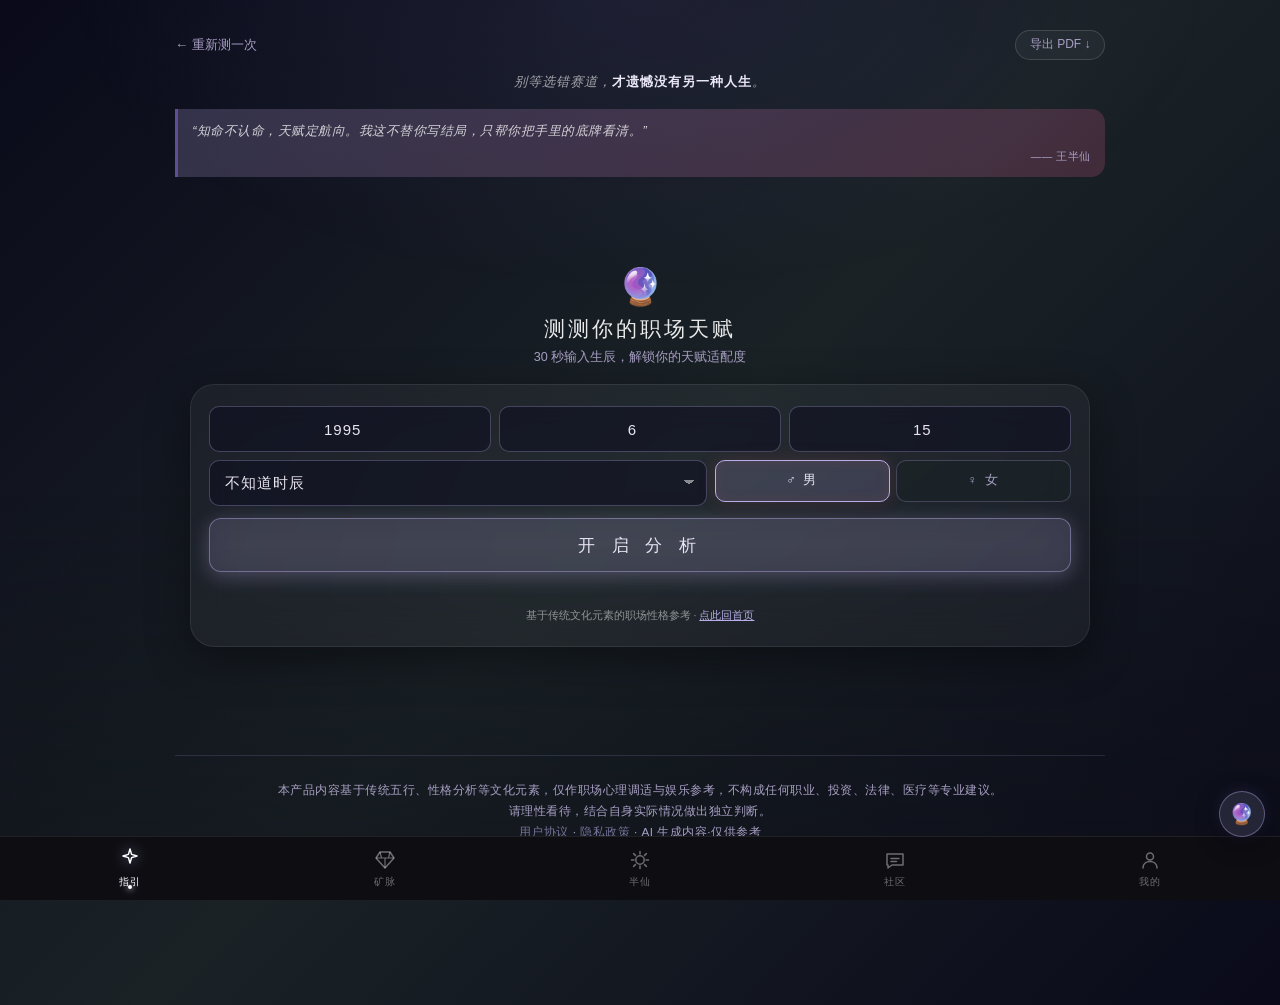
<file: report.html>
<!DOCTYPE html>
<html lang="zh-CN">
<head>
    <meta charset="UTF-8">
    <meta name="viewport" content="width=device-width, initial-scale=1.0, viewport-fit=cover">
    <meta http-equiv="Cache-Control" content="no-cache, no-store, must-revalidate">
    <title>职场天赋报告 · 王半仙</title>
    <link rel="stylesheet" href="css/spirit.css?v=2">
    <link rel="stylesheet" href="css/starla.css?v=2">
    <meta name="theme-color" content="#1a2226">
    <meta name="apple-mobile-web-app-capable" content="yes">
    <meta name="mobile-web-app-capable" content="yes">
    <meta name="apple-mobile-web-app-status-bar-style" content="black-translucent">
    <meta name="apple-mobile-web-app-title" content="王半仙">
    <script src="vendor/echarts.min.js" defer></script>
    <script src="js/config.js?v=2"></script>
    <style>
        /* 报告页品牌补充样式（与 spirit.css 配合） */
        .report-top { display: flex; justify-content: space-between; align-items: center; margin-bottom: 0.6rem; }
        .report-top a { color: var(--text-dim); text-decoration: none; font-size: 0.88rem; }
        .report-top a:hover { color: var(--text-main); }
        .report-top button {
            color: var(--text-dim); border: 1px solid rgba(255,255,255,.14);
            background: rgba(255,255,255,.04); padding: 0.35rem 0.9rem;
            border-radius: 999px; cursor: pointer; font-size: 0.8rem;
        }
        /* 结果页副标题（AB 剧承接） */
        .ab-sub {
            text-align: center; font-size: 0.88rem; color: rgba(255,255,255,.6);
            letter-spacing: 1px; line-height: 1.9; margin: 0 0 1rem;
            font-style: italic;
        }
        .ab-sub b { color: var(--gold-light); font-weight: 600; font-style: normal; }
        /* 报告头（report.js 会控制显隐） */
        .report-header { text-align: center; padding: 0.6rem 0 1rem; }
        .report-header .title { font-size: 1.6rem; letter-spacing: 6px; font-weight: 300; color: rgba(255,255,255,.92); }
        .report-header .subtitle { color: var(--text-dim); font-size: 0.82rem; margin-top: 0.45rem; letter-spacing: 2px; }
        /* 锚点导航 */
        .anchor-nav { position: sticky; top: 0; z-index: 60; display: flex; gap: 0.4rem; overflow-x: auto;
            padding: 0.55rem 0.2rem; margin-bottom: 0.9rem; scrollbar-width: none;
            background: rgba(8,8,14,.74); backdrop-filter: blur(14px); -webkit-backdrop-filter: blur(14px);
            border-radius: 14px; border: 1px solid rgba(255,255,255,.07); }
        .anchor-nav::-webkit-scrollbar { display: none; }
        .anchor-nav a { flex-shrink: 0; font-size: 0.76rem; color: var(--text-dim); text-decoration: none;
            padding: 0.34rem 0.8rem; border-radius: 999px; border: 1px solid transparent; transition: all .2s; }
        .anchor-nav a.on { color: #fff; background: rgba(184,174,232,.42); backdrop-filter: blur(10px); -webkit-backdrop-filter: blur(10px);
            border-color: rgba(124,107,214,.4); }
        /* 报告内容里的卡片统一换肤（starla 类名微调） */
        #reportContent .card { background: var(--bg-card); border: 1px solid rgba(255,255,255,.07); border-radius: 22px; }
        #reportContent .card-title { color: var(--gold); border-bottom-color: rgba(184,174,232,.30); }
        #reportContent .pillar-card, #reportContent .summary-item,
        #reportContent .path-bar-track, #reportContent .cs-score-wrap,
        #reportContent .se-card, #reportContent .his-item, #reportContent .chat-box,
        #reportContent .dayun-timeline .dy-block { background: rgba(255,255,255,.035); border-color: rgba(255,255,255,.08); }
        #reportContent .his-card { background: rgba(255,255,255,.04); border: 1px solid rgba(184,174,232,.42); border-radius: 20px; }
        .no-data { text-align: center; padding: 3.5rem 1rem; color: var(--text-dim); }
        .no-data a { color: var(--lavender); }
    </style>
    <!-- ===== 报告模块样式（原版 report.js 渲染所需） ===== -->
    <style>
        .report-header {
            text-align: center;
            padding: 2rem 0 1rem;
        }
        .report-header .title {
            font-size: 1.8rem;
            color: var(--gold-light);
            letter-spacing: 6px;
        }
        .report-header .subtitle {
            color: var(--text-dim);
            font-size: 0.85rem;
            margin-top: 0.5rem;
            letter-spacing: 2px;
        }
        /* ===== F型总览首页 ===== */
        .f-hero {
            text-align:center; padding:1.4rem 1.1rem 1.5rem; margin-bottom:0.9rem;
            background: radial-gradient(circle at 50% 0%, rgba(184,174,232,0.2), rgba(26,34,38,0.7));
            border:1px solid rgba(184,174,232,0.4); border-radius:18px;
            box-shadow:0 0 34px rgba(184,174,232,0.1);
        }
        .f-top { display:flex; align-items:center; justify-content:center; gap:0.7rem; margin-bottom:0.9rem; }
        .f-app { font-size:1rem; color:var(--gold-light); letter-spacing:3px; font-weight:700; }
        .f-tag {
            font-size:0.72rem; padding:0.2rem 0.7rem; border-radius:999px;
            background:rgba(184,174,232,0.16); border:1px solid rgba(184,174,232,0.45); color:var(--gold-light);
        }
        .f-score { line-height:1; }
        .f-num {
            font-size:4.4rem; font-weight:800; color:var(--gold-light); font-family:'Georgia',serif;
            text-shadow:0 0 26px rgba(184,174,232,0.5);
        }
        .f-unit { font-size:1.5rem; color:var(--gold); font-weight:600; margin-left:2px; }
        .f-line { font-size:1.08rem; color:var(--text-main); margin-top:0.7rem; line-height:1.7; }
        .f-line b { color:var(--gold-light); }
        .f-hook { font-size:0.9rem; color:var(--purple-light); margin-top:0.7rem; letter-spacing:1px; }
        .f-btns { display:flex; gap:0.7rem; margin-top:1.1rem; }
        .f-btn {
            flex:1; text-align:center; padding:0.8rem 0.5rem; border-radius:999px;
            text-decoration:none; font-weight:700; font-size:0.92rem; letter-spacing:1px;
        }
        .f-btn.free { background:rgba(184,174,232,.16); backdrop-filter:blur(14px); -webkit-backdrop-filter:blur(14px); border:1px solid rgba(184,174,232,.45); color:#e9e6f6; }
        .f-btn.pay { background:transparent; border:1px solid rgba(255,154,138,0.55); color:#ff9a8a; }
        /* 报告内独立入口按钮 */
        .talent-cta {
            display:block; text-align:center; padding:0.8rem 0.5rem; border-radius:999px;
            text-decoration:none; font-weight:500; font-size:0.92rem; letter-spacing:1px; margin-top:0.3rem;
            background:rgba(184,174,232,.16); backdrop-filter:blur(14px); -webkit-backdrop-filter:blur(14px);
            border:1px solid rgba(184,174,232,.45); color:#e9e6f6;
        }
        .fortune-cta { background:transparent; border:1px solid rgba(255,154,138,0.55); color:#ff9a8a; }
        /* 命盘总览 */
        .chart-summary {
            display: grid;
            grid-template-columns: repeat(auto-fit, minmax(140px, 1fr));
            gap: 0.8rem;
            margin-top: 1rem;
        }
        .summary-item {
            background: rgba(26, 34, 38, 0.5);
            border: 1px solid rgba(184, 174, 232, 0.15);
            border-radius: 10px;
            padding: 0.8rem;
            text-align: center;
        }
        .summary-item .k {
            font-size: 0.75rem;
            color: var(--text-dim);
            margin-bottom: 0.3rem;
        }
        .summary-item .v {
            font-size: 1rem;
            color: var(--gold-light);
            font-weight: 600;
        }
        /* 五行图表 */
        #wuxingChart {
            width: 100%;
            height: 260px;
        }
        /* AI 报告 markdown 渲染 */
        .ai-report-content {
            line-height: 1.9;
            color: var(--text-main);
            font-size: 0.95rem;
        }
        .ai-report-content h2 {
            color: var(--gold);
            font-size: 1.15rem;
            margin: 1.5rem 0 0.8rem;
            padding-left: 0.8rem;
            border-left: 3px solid var(--gold);
        }
        .ai-report-content p {
            margin-bottom: 0.8rem;
        }
        .ai-report-content ul {
            margin: 0.5rem 0 0.8rem 1.5rem;
        }
        .ai-report-content li {
            margin-bottom: 0.4rem;
        }
        .ai-report-content strong {
            color: var(--gold-light);
        }
        /* 学历层级 */
        .edu-level-display {
            text-align: center;
            padding: 1.5rem 0;
        }
        .edu-level-display .level {
            font-size: 1.8rem;
            color: var(--gold-light);
            font-weight: 700;
            text-shadow: 0 0 20px rgba(184, 174, 232, 0.3);
        }
        .edu-level-display .rule {
            color: var(--text-dim);
            font-size: 0.8rem;
            margin-top: 0.5rem;
        }
        /* 问答区 */
        .chat-section {
            margin-top: 1.5rem;
        }
        .chat-box {
            height: 320px;
            overflow-y: auto;
            background: rgba(26, 34, 38, 0.5);
            border: 1px solid rgba(184, 174, 232, 0.2);
            border-radius: 10px;
            padding: 1rem;
            margin-bottom: 0.8rem;
        }
        .chat-msg {
            margin-bottom: 1rem;
            max-width: 85%;
        }
        .chat-msg.user {
            margin-left: auto;
            text-align: right;
        }
        .chat-msg .bubble {
            display: inline-block;
            padding: 0.6rem 1rem;
            border-radius: 12px;
            font-size: 0.9rem;
            line-height: 1.6;
            text-align: left;
        }
        .chat-msg.user .bubble {
            background: rgba(184, 174, 232, 0.2);
            border: 1px solid rgba(184, 174, 232, 0.4);
        }
        .chat-msg.ai .bubble {
            background: rgba(184, 174, 232, 0.15);
            border: 1px solid rgba(184, 174, 232, 0.3);
        }
        .chat-input-row {
            display: flex;
            gap: 0.6rem;
        }
        .chat-input-row .form-input {
            flex: 1;
        }
        .quick-questions {
            display: flex;
            flex-wrap: wrap;
            gap: 0.5rem;
            margin-bottom: 0.8rem;
        }
        .quick-q {
            padding: 0.4rem 0.9rem;
            background: rgba(184, 174, 232, 0.1);
            border: 1px solid rgba(184, 174, 232, 0.3);
            border-radius: 16px;
            color: var(--gold-light);
            font-size: 0.8rem;
            cursor: pointer;
            transition: all 0.3s;
        }
        .quick-q:hover {
            background: rgba(184, 174, 232, 0.25);
        }
        .top-bar {
            display: flex;
            justify-content: space-between;
            align-items: center;
            margin-bottom: 1rem;
        }
        .back-btn {
            color: var(--gold);
            text-decoration: none;
            font-size: 0.9rem;
        }
        .share-btn {
            color: var(--gold);
            border: 1px solid var(--gold);
            background: transparent;
            padding: 0.4rem 1rem;
            border-radius: 8px;
            cursor: pointer;
            font-size: 0.85rem;
        }
        .ai-badge {
            font-size: 0.7rem;
            padding: 0.15rem 0.6rem;
            border-radius: 10px;
            margin-left: 0.5rem;
            vertical-align: middle;
        }
        .ai-badge.deepseek { background: rgba(127, 212, 127, 0.15); color: #7fd47f; border: 1px solid rgba(127, 212, 127, 0.3); }
        .ai-badge.fallback { background: rgba(184, 174, 232, 0.15); color: #b8aee8; border: 1px solid rgba(184, 174, 232, 0.3); }
        .no-data {
            text-align: center;
            padding: 4rem 1rem;
            color: var(--text-dim);
        }
        .no-data a { color: var(--gold); }

        /* ===== v2 独立入口表单（无报告数据时的内嵌测试漏斗） ===== */
        .v2-entry-hero { text-align: center; padding: 2.2rem 1rem 1.2rem; }
        .v2e-logo {
            font-size: 2.6rem; margin-bottom: 0.6rem; color: var(--gold);
            filter: drop-shadow(0 0 14px rgba(184,174,232,0.5));
            animation: v2eFloat 4s ease-in-out infinite;
        }
        @keyframes v2eFloat { 0%,100%{transform:translateY(0)} 50%{transform:translateY(-8px)} }
        .v2e-title { font-size: 1.5rem; color: var(--gold-light); letter-spacing: 4px; margin: 0 0 0.5rem; }
        .v2e-sub { font-size: 0.85rem; color: var(--text-dim); letter-spacing: 1px; }
        .v2e-form {
            background: var(--bg-card); border: 1px solid rgba(184,174,232,0.2);
            border-radius: 16px; padding: 1.2rem 1.1rem; margin: 0.6rem 0 1.5rem;
        }
        .v2e-row { display: grid; grid-template-columns: 1fr 1fr 1fr; gap: 0.55rem; margin-bottom: 0.65rem; }
        .v2e-row:last-of-type { grid-template-columns: 1.4fr 1fr; }
        .v2e-input, .v2e-select {
            width: 100%; padding: 0.68rem 0.5rem; border-radius: 10px; outline: none;
            background: rgba(26,34,38,0.6); border: 1px solid rgba(184,174,232,0.25);
            color: var(--text-main); font-size: 0.9rem; text-align: center;
        }
        .v2e-select { text-align: left; appearance: none; }
        .v2e-input:focus, .v2e-select:focus { border-color: rgba(184,174,232,0.6); }
        .v2e-gender { display: flex; gap: 0.45rem; }
        .v2e-g {
            flex: 1; padding: 0.68rem 0; border-radius: 10px; cursor: pointer;
            background: rgba(26,34,38,0.6); border: 1px solid rgba(184,174,232,0.25);
            color: var(--text-dim); font-size: 0.85rem; transition: all 0.25s;
        }
        .v2e-g.active {
            background: rgba(184,174,232,0.18); border-color: var(--gold); color: var(--gold-light);
        }
        .v2e-submit {
            width: 100%; margin-top: 0.35rem; padding: 0.85rem 0; border: 1px solid rgba(184,174,232,.45); border-radius: 999px;
            background: rgba(184,174,232,.16); backdrop-filter: blur(14px); -webkit-backdrop-filter: blur(14px);
            color: #e9e6f6; font-size: 1rem; font-weight: 500; letter-spacing: 6px; cursor: pointer;
            transition: transform .15s, opacity .2s;
        }
        .v2e-submit:active { transform: scale(0.97); }
        .v2e-submit:disabled { opacity: 0.5; cursor: wait; }
        .v2e-err { color: #ff8a8a; font-size: 0.8rem; min-height: 1.2em; margin-top: 0.6rem; }
        .v2e-hint { font-size: 0.7rem; color: var(--text-dim); margin-top: 0.5rem; line-height: 1.6; }
        .v2e-hint a { color: var(--gold); }
        /* 考公适配度卡片 */
        .cs-header {
            display: flex;
            gap: 1.2rem;
            align-items: center;
            margin-bottom: 0.8rem;
        }
        .cs-score-ring {
            min-width: 84px;
            height: 84px;
            border-radius: 50%;
            border: 2px solid var(--gold);
            display: flex;
            flex-direction: column;
            align-items: center;
            justify-content: center;
            box-shadow: 0 0 18px rgba(184,174,232,0.25);
            background: rgba(184,174,232,0.08);
        }
        .cs-score-num {
            font-size: 1.9rem;
            font-weight: 700;
            color: var(--gold-light);
            line-height: 1;
        }
        .cs-score-unit { font-size: 0.7rem; color: var(--text-dim); margin-top: 2px; }
        .cs-level-info { flex: 1; }
        .cs-level {
            font-size: 1.15rem;
            font-weight: 600;
            color: var(--gold-light);
            margin-bottom: 0.5rem;
        }
        .cs-factors { display: flex; flex-wrap: wrap; gap: 0.4rem; }
        .cs-factor {
            font-size: 0.75rem;
            padding: 0.2rem 0.6rem;
            background: rgba(184,174,232,0.12);
            border: 1px solid rgba(184,174,232,0.25);
            border-radius: 12px;
            color: var(--purple-light);
        }
        .cs-score-wrap {
            background: rgba(26,34,38,0.6);
            border-radius: 8px;
            height: 8px;
            margin: 0.6rem 0 1rem;
            overflow: hidden;
        }
        .cs-score-bar {
            height: 100%;
            border-radius: 8px;
            background: linear-gradient(90deg, #b8aee8, #b8aee8);
            box-shadow: 0 0 8px rgba(184,174,232,0.4);
        }
        .cs-advice {
            color: var(--text-main);
            font-size: 0.92rem;
            line-height: 1.8;
        }
        /* 五大职业路径 */
        .path-best {
            display: flex;
            justify-content: space-between;
            align-items: center;
            padding: 1rem 1.1rem;
            background: linear-gradient(135deg, rgba(184,174,232,0.14), rgba(184,174,232,0.10));
            border: 1px solid rgba(184,174,232,0.35);
            border-radius: 14px;
            margin-bottom: 0.9rem;
        }
        .path-best-left { display: flex; align-items: center; gap: 0.8rem; }
        .path-best-icon { font-size: 2rem; filter: drop-shadow(0 0 6px rgba(184,174,232,0.5)); }
        .path-best-name { font-size: 1.15rem; font-weight: 600; color: var(--gold-light); display: flex; align-items: center; gap: 0.5rem; flex-wrap: wrap; }
        .path-best-sub { font-size: 0.75rem; color: var(--text-dim); margin-top: 0.25rem; }
        .path-best-score { font-size: 2.2rem; font-weight: 700; color: var(--gold-light); line-height: 1; }
        .path-best-score small { font-size: 0.8rem; margin-left: 2px; color: var(--text-dim); }
        .path-summary { font-size: 0.88rem; color: var(--text-main); line-height: 1.7; margin-bottom: 1rem; }
        .path-bars { display: flex; flex-direction: column; gap: 0.55rem; margin-bottom: 1.1rem; }
        .path-bar-row {
            display: grid;
            grid-template-columns: 130px 1fr 38px 64px;
            align-items: center;
            gap: 0.6rem;
            padding: 0.35rem 0.5rem;
            border-radius: 10px;
        }
        .path-bar-row.is-best { background: rgba(184,174,232,0.08); border: 1px solid rgba(184,174,232,0.25); }
        .path-bar-label { font-size: 0.82rem; color: var(--text-main); white-space: nowrap; overflow: hidden; text-overflow: ellipsis; }
        .path-bar-label .icon { margin-right: 0.3rem; }
        .path-bar-track { background: rgba(26,34,38,0.6); border-radius: 6px; height: 10px; overflow: hidden; }
        .path-bar-fill { height: 100%; border-radius: 6px; transition: width 0.8s ease; }
        .path-bar-fill.lv-great { background: linear-gradient(90deg, #b8860b, #e9e6f6); box-shadow: 0 0 8px rgba(184,174,232,0.5); }
        .path-bar-fill.lv-good { background: linear-gradient(90deg, #b8aee8, #b8aee8); }
        .path-bar-fill.lv-mid { background: linear-gradient(90deg, #5a4bb0, #5b9bd4); }
        .path-bar-fill.lv-low { background: rgba(184,174,232,0.45); }
        .path-bar-fill.lv-poor { background: rgba(120,110,140,0.3); }
        .path-bar-score { font-size: 0.9rem; color: var(--gold-light); text-align: right; font-weight: 600; }
        .path-level-chip {
            font-size: 0.68rem;
            padding: 0.15rem 0.45rem;
            border-radius: 10px;
            white-space: nowrap;
            text-align: center;
        }
        .path-level-chip.lv-great { background: rgba(184,174,232,0.2); color: #e9e6f6; border: 1px solid rgba(184,174,232,0.45); }
        .path-level-chip.lv-good { background: rgba(184,174,232,0.18); color: #c6dcf2; border: 1px solid rgba(184,174,232,0.4); }
        .path-level-chip.lv-mid { background: rgba(91,155,212,0.15); color: #8ab8e0; border: 1px solid rgba(91,155,212,0.35); }
        .path-level-chip.lv-low { background: rgba(160,150,170,0.12); color: #a89fc4; border: 1px solid rgba(160,150,170,0.3); }
        .path-level-chip.lv-poor { background: rgba(255,107,107,0.1); color: #d98b8b; border: 1px solid rgba(255,107,107,0.3); }
        .path-features { margin-bottom: 0.8rem; }
        .path-features .k { font-size: 0.8rem; color: var(--text-dim); margin-bottom: 0.5rem; }
        .path-features .v { display: flex; flex-wrap: wrap; gap: 0.4rem; }
        .path-advice { font-size: 0.88rem; color: var(--text-main); line-height: 1.75; }
        .path-note { font-size: 0.72rem; color: var(--text-dim); margin-top: 0.6rem; }
        @media (max-width: 640px) {
            .path-bar-row { grid-template-columns: 96px 1fr 30px; }
            .path-bar-row .path-level-chip { display: none; }
            .path-best-score { font-size: 1.7rem; }
        }
        /* 特殊年份事件 - 横版卡片网格 */
        .se-intro { font-size: 0.86rem; color: var(--text-dim); line-height: 1.7; margin-bottom: 1rem; }
        .se-intro b { color: var(--gold-light); font-weight: 600; }
        .se-grid {
            display: grid;
            grid-template-columns: repeat(auto-fill, minmax(260px, 1fr));
            gap: 0.7rem;
        }
        .se-card {
            background: rgba(26,34,38,0.55);
            border: 1px solid rgba(184,174,232,0.16);
            border-radius: 12px;
            padding: 0.75rem 0.9rem 0.85rem;
            transition: border-color 0.2s;
        }
        .se-card:hover { border-color: rgba(184,174,232,0.4); }
        .se-card.recent {
            border-color: rgba(184,174,232,0.5);
            background: linear-gradient(135deg, rgba(184,174,232,0.08), rgba(26,34,38,0.55));
        }
        .se-card-head {
            display: flex; align-items: baseline; gap: 0.5rem;
            margin-bottom: 0.4rem; flex-wrap: wrap;
        }
        .se-card-year { font-size: 1.25rem; font-weight: 700; color: var(--gold-light); line-height: 1; }
        .se-card-age { font-size: 0.68rem; color: var(--text-dim); }
        .se-card-type {
            margin-left: auto;
            font-size: 0.7rem;
            padding: 0.12rem 0.55rem;
            background: rgba(184,174,232,0.16);
            border: 1px solid rgba(184,174,232,0.3);
            border-radius: 10px;
            color: var(--purple-light);
            white-space: nowrap;
        }
        .se-card.recent .se-card-type {
            background: rgba(184,174,232,0.16);
            border-color: rgba(184,174,232,0.4);
            color: var(--gold-light);
        }
        .se-card-title { font-size: 0.92rem; color: var(--gold-light); font-weight: 600; margin-bottom: 0.3rem; }
        .se-card-desc { font-size: 0.78rem; color: var(--text-main); line-height: 1.65; opacity: 0.92; }
        .se-future-band {
            margin-top: 1.1rem;
            padding: 0.7rem 0.9rem;
            background: rgba(91,127,212,0.1);
            border: 1px dashed rgba(91,127,212,0.35);
            border-radius: 10px;
            display: flex; flex-wrap: wrap; align-items: center; gap: 0.5rem;
        }
        .se-future-label { font-size: 0.82rem; color: #8ab8e0; font-weight: 600; }
        .se-future-tag {
            font-size: 0.72rem;
            padding: 0.22rem 0.55rem;
            background: rgba(91,127,212,0.15);
            border-radius: 8px;
            color: #b0c8e8;
        }
        .se-note { font-size: 0.7rem; color: var(--text-dim); margin-top: 0.85rem; opacity: 0.8; }
        @media (max-width: 480px) { .se-grid { grid-template-columns: 1fr; } }
        /* 五行平衡职业匹配卡片 */
        .wb-balance-card { border-color: rgba(184,174,232,0.45); box-shadow: 0 0 24px rgba(184,174,232,0.08); }
        .wb-mode {
            font-size: 0.68rem; font-weight: 400; color: var(--purple-light);
            background: rgba(184,174,232,0.14); border: 1px solid rgba(184,174,232,0.3);
            padding: 0.1rem 0.5rem; border-radius: 8px; margin-left: 0.5rem; vertical-align: middle;
        }
        .wb-perspective {
            font-size: 0.82rem; color: var(--text-dim); line-height: 1.6;
            padding: 0.5rem 0.7rem; margin: 0.1rem 0 0.9rem;
            background: rgba(184,174,232,0.06); border-left: 3px solid var(--gold);
            border-radius: 0 8px 8px 0;
        }
        .wb-perspective b { color: var(--gold-light); }
        .two-dim-bridge {
            font-size: 0.82rem; color: var(--text-main); line-height: 1.7;
            padding: 0.7rem 0.8rem; margin: 0.1rem 0 1rem;
            background: rgba(120,180,255,0.07); border: 1px dashed rgba(120,180,255,0.4);
            border-radius: 10px;
        }
        .two-dim-bridge b { color: var(--gold-light); }
        .two-dim-ex {
            display: block; margin-top: 0.4rem; padding-top: 0.4rem;
            border-top: 1px dashed rgba(120,180,255,0.25);
            font-size: 0.78rem; color: var(--text-dim);
        }
        .wx-木 { --wx: #7ec97e; }
        .wx-火 { --wx: #ff8a7a; }
        .wx-土 { --wx: #e0b85c; }
        .wx-金 { --wx: #d9d9e3; }
        .wx-水 { --wx: #7ab8ff; }
        .wb-header { display: flex; align-items: center; gap: 0.9rem; margin-bottom: 0.9rem; }
        .wb-strong-badge {
            width: 62px; height: 62px; border-radius: 50%;
            background: radial-gradient(circle, color-mix(in srgb, var(--wx) 42%, transparent) 0%, color-mix(in srgb, var(--wx) 14%, transparent) 55%, transparent 80%);
            box-shadow: 0 0 20px color-mix(in srgb, var(--wx) 30%, transparent);
            display: flex; flex-direction: column; align-items: center; justify-content: center;
            flex-shrink: 0;
        }
        .wb-strong-badge .ic { font-size: 1.15rem; line-height: 1; }
        .wb-strong-badge .nm { font-size: 1.15rem; font-weight: 700; color: var(--wx); line-height: 1.2; }
        .wb-verdict { font-size: 1.02rem; font-weight: 700; color: var(--gold-light); }
        .wb-pct { font-size: 0.75rem; font-weight: 400; color: var(--text-dim); margin-left: 0.35rem; }
        .wb-trait { font-size: 0.8rem; color: var(--text-dim); margin-top: 0.25rem; line-height: 1.5; }
        .wb-favor-row { display: flex; align-items: center; gap: 0.4rem; flex-wrap: wrap; margin-bottom: 0.9rem; }
        .wb-k { font-size: 0.8rem; color: var(--text-dim); }
        .wb-badge {
            font-size: 0.8rem; padding: 0.18rem 0.6rem; border-radius: 10px;
            border: 1px solid; font-weight: 600;
        }
        .wb-badge.favor { color: var(--wx); border-color: color-mix(in srgb, var(--wx) 55%, transparent); background: color-mix(in srgb, var(--wx) 12%, transparent); }
        .wb-badge.avoid { color: #ff9a8a; border-color: rgba(255,154,138,0.4); background: rgba(255,154,138,0.08); }
        /* 统一风格五行 SVG 图标 */
        .wx-svg {
            width: 1.05rem; height: 1.05rem; vertical-align: -0.18rem;
            color: var(--wx, var(--gold-light));
            filter: drop-shadow(0 0 4px color-mix(in srgb, var(--wx, var(--gold)) 25%, transparent));
            transition: transform 0.3s;
        }
        .wb-strong-badge .wx-svg { width: 1.3rem; height: 1.3rem; vertical-align: middle; }
        .wb-badge .wx-svg { width: 0.95rem; height: 0.95rem; margin-right: 2px; vertical-align: -0.12rem; }
        .pillar-wx-ic .wx-svg { width: 1rem; height: 1rem; vertical-align: middle; }
        .wb-metaphor {
            font-size: 0.85rem; color: var(--text-main); line-height: 1.75;
            padding: 0.7rem 0.9rem; margin-bottom: 0.9rem;
            background: rgba(184,174,232,0.08);
            border-left: 3px solid rgba(184,174,232,0.5);
            border-radius: 0 10px 10px 0;
            font-style: italic;
        }
        .wb-strategies { display: flex; flex-direction: column; gap: 0.55rem; margin-bottom: 1rem; }
        .wb-strategy { display: flex; align-items: baseline; gap: 0.6rem; }
        .wb-verb {
            font-size: 0.75rem; font-weight: 700; color: var(--wx);
            border: 1px solid color-mix(in srgb, var(--wx) 50%, transparent);
            background: color-mix(in srgb, var(--wx) 10%, transparent);
            padding: 0.14rem 0.5rem; border-radius: 8px; white-space: nowrap;
            align-self: flex-start; margin-top: 0.1rem;
        }
        .wb-desc { font-size: 0.82rem; color: var(--text-main); line-height: 1.6; }
        .wb-fields { display: grid; grid-template-columns: 1fr 1fr; gap: 0.9rem; }
        @media (max-width: 560px) { .wb-fields { grid-template-columns: 1fr; } }
        .wb-fields-title { font-size: 0.85rem; font-weight: 600; color: var(--gold-light); margin-bottom: 0.5rem; }
        .wb-fields-title.warn { color: #ff9a8a; }
        .wb-field {
            font-size: 0.78rem; color: var(--text-main); line-height: 1.5;
            padding: 0.4rem 0.55rem; border-radius: 8px;
            background: rgba(184,174,232,0.06); border: 1px solid rgba(184,174,232,0.15);
            margin-bottom: 0.4rem; display: flex; align-items: baseline; gap: 0.45rem;
        }
        .wb-fields-a .wb-field { background: rgba(255,154,138,0.05); border-color: rgba(255,154,138,0.14); opacity: 0.85; }
        .wb-field-wx {
            font-size: 0.66rem; font-weight: 700; color: var(--wx);
            border: 1px solid color-mix(in srgb, var(--wx) 45%, transparent);
            border-radius: 6px; padding: 0.05rem 0.35rem; white-space: nowrap;
            align-self: center;
        }
        .wb-field-wx.dim { opacity: 0.7; }
        .wb-note { font-size: 0.7rem; color: var(--text-dim); margin-top: 0.9rem; opacity: 0.85; }

        /* ===== 打工人人格测试卡片（强制浅色 / 黑绿 / 低多边形） ===== */
        .meme-card {
            position: relative;
            background: linear-gradient(160deg, #e3f4f6 0%, #d6ecf0 50%, #c4e3e9 100%);
            border-radius: 22px;
            padding: 1.6rem 1.4rem 1.4rem;
            margin-bottom: 1.4rem;
            overflow: hidden;
            box-shadow: 0 6px 22px rgba(46, 107, 79, 0.08);
            border: 1px solid rgba(46, 107, 79, 0.12);
        }
        .meme-card::before, .meme-card::after {
            content: '';
            position: absolute;
            border-radius: 50%;
            pointer-events: none;
        }
        .meme-card::before {
            width: 200px; height: 200px;
            right: -80px; top: -80px;
            background: rgba(168, 216, 185, 0.4);
        }
        .meme-card::after {
            width: 140px; height: 140px;
            left: -50px; bottom: -50px;
            background: rgba(240, 193, 75, 0.18);
        }
        .meme-headline {
            text-align: center;
            font-size: 0.92rem;
            color: #5a6b6f;
            letter-spacing: 0.02em;
            margin-bottom: 0.55rem;
            position: relative; z-index: 1;
        }
        .meme-name {
            text-align: center;
            font-size: 2.1rem;
            font-weight: 800;
            color: #111;
            line-height: 1.15;
            margin: 0 0 0.45rem;
            position: relative; z-index: 1;
            letter-spacing: 0.02em;
        }
        .meme-pinyin {
            text-align: center;
            font-size: 1.05rem;
            font-weight: 700;
            color: #2e6b4f;
            letter-spacing: 0.15em;
            margin-bottom: 1rem;
            position: relative; z-index: 1;
        }
        .meme-stage {
            background: #fff;
            border-radius: 18px;
            padding: 1rem 0.6rem 0.4rem;
            margin: 0 auto 0.9rem;
            max-width: 320px;
            box-shadow: 0 2px 12px rgba(0,0,0,0.04);
            position: relative; z-index: 1;
        }
        .meme-pet {
            display: flex;
            justify-content: center;
            align-items: center;
            min-height: 160px;
        }
        .meme-pet-svg {
            width: 180px;
            height: 234px;
            filter: drop-shadow(0 6px 12px rgba(0,0,0,0.08));
            animation: meme-bob 3.5s ease-in-out infinite;
        }
        .meme-pet-img {
            display: block;
            width: 100%;
            max-width: 320px;
            height: auto;
            border-radius: 12px;
            animation: meme-bob 3.5s ease-in-out infinite;
            box-shadow: 0 4px 16px rgba(0,0,0,0.06);
        }
        @keyframes meme-bob {
            0%, 100% { transform: translateY(0); }
            50% { transform: translateY(-4px); }
        }
        .meme-slogan {
            text-align: center;
            font-size: 0.95rem;
            color: #1a1a1a;
            margin: 0.6rem 0 1rem;
            position: relative; z-index: 1;
            letter-spacing: 0.02em;
        }
        .meme-foot {
            display: flex;
            align-items: center;
            justify-content: space-between;
            gap: 0.6rem;
            flex-wrap: wrap;
            position: relative; z-index: 1;
        }
        .meme-disclaimer {
            flex: 1 1 200px;
            font-size: 0.65rem;
            color: #6b7b7f;
            line-height: 1.5;
        }
        .meme-share {
            border: 1px solid #2e6b4f;
            background: #fff;
            color: #2e6b4f;
            font-size: 0.78rem;
            padding: 0.45rem 0.9rem;
            border-radius: 999px;
            cursor: pointer;
            transition: all 0.2s;
        }
        .meme-share:hover {
            background: #2e6b4f;
            color: #fff;
        }

        /* ===== 人格编码卡状态机动画 ===== */
        .meme-stage-el { opacity: 0; position: relative; z-index: 1; }
        .meme-stage-el[data-stage="1"].is-visible { animation: meme-fade-in .7s ease forwards; }
        @keyframes meme-fade-in { from{opacity:0} to{opacity:1} }
        @keyframes meme-fade-up { from{opacity:0;transform:translateY(14px)} to{opacity:1;transform:translateY(0)} }
        /* 判定文案 */
        .meme-verdict {
            text-align: center; font-size: 0.92rem; color: #5a6b6f;
            margin: 0.4rem 0 0.7rem; letter-spacing: 0.02em;
        }
        /* 人格卡片图（1:1 比例）：弹出 + 金色光晕循环 */
        .meme-cardimg-wrap { margin-top: 0.4rem; }
        .meme-cardimg-wrap.is-visible { animation: meme-pop-in .55s cubic-bezier(.34,1.56,.64,1) forwards; }
        @keyframes meme-pop-in {
            0%{opacity:0;transform:scale(.6)}
            70%{opacity:1;transform:scale(1.06)}
            100%{opacity:1;transform:scale(1)}
        }
        .meme-cardimg-box {
            width: 100%; max-width: 340px; margin: 0 auto;
            aspect-ratio: 1 / 1; border-radius: 18px; overflow: hidden;
            background: #fff;
        }
        .meme-card.card-popped .meme-cardimg-box { animation: meme-glow 2.2s ease-in-out infinite; }
        @keyframes meme-glow {
            0%,100%{box-shadow:0 0 16px rgba(240,193,75,.35)}
            50%{box-shadow:0 0 34px rgba(240,193,75,.7)}
        }
        .meme-card-img {
            display: block; width: 100%; height: 100%; object-fit: cover;
        }
        .meme-cardimg-box .meme-pet {
            display: flex; justify-content: center; align-items: center;
            width: 100%; height: 100%;
        }
        /* 加载态 */
        .meme-loading {
            display: flex; flex-direction: column; align-items: center;
            gap: 0.9rem; padding: 2.2rem 0; position: relative; z-index: 1;
            transition: opacity .4s, height .4s, padding .4s;
        }
        .meme-loading.is-hidden { opacity: 0; height: 0; padding: 0; overflow: hidden; }
        .meme-loading-text { font-size: 0.88rem; color: #5a6b6f; letter-spacing: 1px; }
        .meme-spinner {
            width: 34px; height: 34px;
            border: 3px solid rgba(46,107,79,.2); border-top-color: #2e6b4f;
            border-radius: 50%; animation: meme-spin 1s linear infinite;
        }
        @keyframes meme-spin { to{transform:rotate(360deg)} }
        .meme-scanline {
            position: absolute; left: 0; right: 0; top: 0; height: 2px;
            background: linear-gradient(90deg, transparent, rgba(46,107,79,.6), transparent);
            animation: meme-scan 1.2s ease-in-out forwards; pointer-events: none;
        }
        @keyframes meme-scan {
            0%{transform:translateY(0);opacity:0} 15%{opacity:1}
            85%{opacity:1} 100%{transform:translateY(320px);opacity:0}
        }

        /* ===== 财富 AI 深度解读 ===== */
        .wealth-ai {
            border-left: 3px solid var(--gold);
            background: rgba(184, 174, 232, 0.06);
            padding: 0.7rem 1rem; margin: 0.8rem 0;
            border-radius: 0 10px 10px 0;
        }
        .wealth-ai-title {
            font-weight: 600; color: var(--gold);
            margin-bottom: 0.4rem; font-size: 0.9rem;
        }
        .wb-classics { margin-top: 1.1rem; padding-top: 0.9rem; border-top: 1px dashed rgba(184,174,232,0.2); }
        .wb-classics-title { font-size: 0.9rem; color: var(--gold-light); font-weight: 600; margin-bottom: 0.7rem; }
        .wb-classic { background: rgba(26,34,38,0.45); border: 1px solid rgba(184,174,232,0.18); border-left: 3px solid var(--gold); border-radius: 0 10px 10px 0; padding: 0.65rem 0.85rem; margin-bottom: 0.6rem; }
        .wb-cl-source { font-size: 0.7rem; color: var(--text-dim); margin-bottom: 0.25rem; }
        .wb-cl-original { font-family: "STKaiti","KaiTi",serif; font-size: 0.95rem; color: var(--gold-light); font-weight: 600; line-height: 1.5; margin-bottom: 0.5rem; }
        .wb-cl-row { display: flex; gap: 0.5rem; font-size: 0.78rem; line-height: 1.65; color: var(--text-main); margin-bottom: 0.3rem; }
        .wb-cl-k { flex-shrink: 0; font-size: 0.66rem; color: var(--purple-light); background: rgba(184,174,232,0.14); border: 1px solid rgba(184,174,232,0.3); padding: 0.1rem 0.4rem; border-radius: 6px; height: fit-content; align-self: flex-start; margin-top: 0.15rem; }
        .wb-cl-verse { font-size: 0.85rem; color: var(--gold-light); text-align: right; font-style: italic; margin-top: 0.4rem; padding-top: 0.35rem; border-top: 1px dotted rgba(184,174,232,0.2); }
        /* 知宜老师支招卡片 */
        .mentor-card { border-color: rgba(184,174,232,0.4); box-shadow: 0 0 24px rgba(184,174,232,0.08); }
        .mentor-brief { display: flex; align-items: center; gap: 0.75rem; margin-bottom: 0.9rem; }
        .mentor-ic { font-size: 2.1rem; filter: drop-shadow(0 0 8px rgba(184,174,232,0.45)); }
        .mentor-nm { font-size: 1.05rem; font-weight: 700; color: var(--gold-light); }
        .mentor-role { font-size: 0.7rem; color: var(--text-dim); font-weight: 400; margin-left: 0.4rem; }
        .mentor-path { font-size: 0.74rem; color: var(--purple-light); margin-top: 0.2rem; }
        .mentor-cold {
            font-size: 0.9rem; color: var(--text-main); line-height: 1.75;
            padding: 0.75rem 0.9rem; background: rgba(184,174,232,0.1);
            border-left: 3px solid var(--purple-light); border-radius: 0 10px 10px 0;
            margin-bottom: 0.9rem;
        }
        .mentor-actions { display: flex; flex-direction: column; gap: 0.55rem; margin-bottom: 0.9rem; }
        .mentor-action {
            display: flex; gap: 0.6rem; align-items: flex-start;
            font-size: 0.85rem; color: var(--text-main); line-height: 1.65;
        }
        .mentor-action .no {
            flex-shrink: 0; width: 20px; height: 20px; border-radius: 50%;
            background: rgba(184,174,232,.85);
            color: #1a2226; font-size: 0.72rem; font-weight: 700;
            display: flex; align-items: center; justify-content: center; margin-top: 2px;
        }
        .mentor-deadline {
            font-size: 0.86rem; color: #ffce7a; font-weight: 600;
            padding: 0.55rem 0.8rem; background: rgba(255,107,107,0.08);
            border: 1px dashed rgba(255,107,107,0.35); border-radius: 10px;
            margin-bottom: 0.8rem;
        }
        .mentor-sign { font-size: 0.82rem; color: var(--gold-light); text-align: center; font-style: italic; margin: 0.8rem 0; }
        .mentor-cta {
            display: block; text-align: center; padding: 0.7rem;
            background: linear-gradient(135deg, rgba(184,174,232,0.2), rgba(184,174,232,0.15));
            border: 1px solid rgba(184,174,232,0.45); border-radius: 12px;
            color: var(--gold-light); font-size: 0.92rem; font-weight: 600;
            text-decoration: none; transition: all 0.25s;
        }
        .mentor-cta:hover { box-shadow: 0 0 18px rgba(184,174,232,0.3); }
        /* 探索更多宫格 */
        .more-features {
            background: var(--bg-card);
            border: 1px solid rgba(184,174,232,0.18);
            border-radius: 14px;
            padding: 1rem 1.1rem;
            margin-bottom: 1rem;
            backdrop-filter: blur(6px);
        }
        .mf-title {
            font-size: 0.95rem; color: var(--gold-light); letter-spacing: 2px;
            margin-bottom: 0.85rem; display: flex; align-items: center; gap: 0.4rem;
        }
        .mf-title::before { content: '✦'; color: var(--gold); font-size: 0.75rem; }
        .mf-grid { display: grid; grid-template-columns: repeat(3, 1fr); gap: 0.55rem; }
        .mf-item {
            display: flex; flex-direction: column; align-items: center; gap: 0.4rem;
            padding: 0.8rem 0.3rem; border-radius: 12px; text-decoration: none;
            background: rgba(26,34,38,0.5); border: 1px solid rgba(184,174,232,0.16);
            transition: all 0.22s;
        }
        .mf-item:hover {
            border-color: rgba(184,174,232,0.55); background: rgba(184,174,232,0.1);
            transform: translateY(-2px);
        }
        .mf-item .ic { font-size: 1.45rem; line-height: 1; }
        .mf-item .tx { font-size: 0.78rem; color: var(--text-main); }
        /* 顶部 6 宫格变体：紧凑、无标题、3×2 网格 */
        .more-features-top { padding: 0.85rem 0.9rem 0.7rem; margin-bottom: 1rem; }
        .more-features-top .mf-title { display: none; }
        .more-features-top .mf-grid { gap: 0.5rem; }
        .more-features-top .mf-item { padding: 0.75rem 0.2rem; border-radius: 10px; }
        .more-features-top .mf-item .ic { font-size: 1.35rem; }
        .more-features-top .mf-item .tx { font-size: 0.74rem; }
        .pdf-btn { font-size: 0.82rem; padding: 0.45rem 0.9rem; white-space: nowrap; }
        @media (max-width: 480px) { .mf-grid { grid-template-columns: repeat(3, 1fr); } }
        /* ===== 我的报告（历史切换卡） ===== */
        .his-card {
            background: rgba(26,34,38,0.55);
            border: 1px solid rgba(184,174,232,0.3);
            border-radius: 14px;
            padding: 0.95rem 1rem 0.8rem;
            margin-bottom: 1rem;
            backdrop-filter: blur(6px);
        }
        .his-title {
            font-size: 0.95rem; color: var(--gold-light); letter-spacing: 2px;
            display: flex; align-items: center; gap: 0.5rem;
        }
        .his-count {
            font-size: 0.7rem; color: var(--purple-light);
            background: rgba(184,174,232,0.15); border: 1px solid rgba(184,174,232,0.35);
            padding: 0.08rem 0.5rem; border-radius: 10px;
        }
        .his-hint { font-size: 0.7rem; color: var(--text-dim); margin: 0.3rem 0 0.75rem; opacity: 0.85; }
        .his-list { display: flex; flex-direction: column; gap: 0.45rem; }
        .his-item {
            display: flex; align-items: center; gap: 0.7rem;
            padding: 0.6rem 0.7rem;
            background: rgba(26,34,38,0.5);
            border: 1px solid rgba(184,174,232,0.14);
            border-radius: 10px;
            cursor: pointer;
            transition: all 0.2s;
        }
        .his-item:hover { border-color: rgba(184,174,232,0.45); background: rgba(184,174,232,0.06); }
        .his-item.active {
            border-color: rgba(184,174,232,0.55);
            background: linear-gradient(135deg, rgba(184,174,232,0.12), rgba(26,34,38,0.5));
            box-shadow: 0 0 12px rgba(184,174,232,0.1);
        }
        .his-code {
            flex-shrink: 0;
            font-size: 0.8rem; font-weight: 700; color: var(--gold-light);
            letter-spacing: 1px;
            background: rgba(184,174,232,0.1);
            border: 1px solid rgba(184,174,232,0.3);
            border-radius: 8px;
            padding: 0.3rem 0.45rem;
        }
        .his-info { flex: 1; min-width: 0; }
        .his-name {
            font-size: 0.85rem; color: var(--text-main); font-weight: 600;
            white-space: nowrap; overflow: hidden; text-overflow: ellipsis;
        }
        .his-meta {
            font-size: 0.7rem; color: var(--text-dim); margin-top: 0.15rem;
            white-space: nowrap; overflow: hidden; text-overflow: ellipsis;
        }
        .his-time { flex-shrink: 0; font-size: 0.66rem; color: var(--text-dim); opacity: 0.8; }
        .his-item.active .his-name::after {
            content: ' · 当前';
            font-size: 0.66rem; color: var(--gold); font-weight: 400;
        }
    </style>
</head>
<body>
    <canvas id="starfield"></canvas>
    <div class="spirit-glow"></div>
    <canvas id="spirit-canvas"></canvas>

    <div class="container">
        <div class="report-top">
            <a href="index.html">← 重新测一次</a>
            <button id="pdfBtn" onclick="exportPDF()">导出 PDF ↓</button>
        </div>

        <!-- 结果页副标题：承接 AB 剧概念 -->
        <p class="ab-sub">别等选错赛道，<b>才遗憾没有另一种人生</b>。</p>

        <!-- 王半仙语录条 -->
        <div class="bx-quote">“知命不认命，天赋定航向。我这不替你写结局，只帮你把手里的底牌看清。”<span class="by">—— 王半仙</span></div>

        <!-- 锚点导航（报告加载后填充） -->
        <nav class="anchor-nav" id="anchorNav"></nav>

        <div id="historyReports"></div>

        <div class="report-header">
            <div class="title serif-title">禀 赋 报 告</div>
            <div class="subtitle" id="reportSubtitle">溯禀赋之源 · 启职业之途</div>
        </div>

        <div id="reportContent">
            <div class="no-data" id="v2Entry" style="display:none">
                <!-- 兜底入口：无报告数据时内嵌测试表单 -->
                <div style="text-align:center;padding:1rem 0 0.6rem">
                    <div style="font-size:2.4rem;margin-bottom:0.5rem">🔮</div>
                    <h2 style="font-size:1.4rem;font-weight:300;letter-spacing:3px;color:rgba(255,255,255,.9)">测测你的职场天赋</h2>
                    <p style="font-size:0.84rem;color:var(--text-dim);margin-top:0.4rem">30 秒输入生辰，解锁你的天赋适配度</p>
                </div>
                <div class="v3-form" style="text-align:left;margin-top:0.6rem" data-avs="qitu_form_v2">
                    <div class="v3-date-row" style="grid-template-columns:1fr 1fr 1fr;gap:0.5rem">
                        <input type="number" class="form-input" id="v2Year" placeholder="年" min="1900" max="2030" value="1995" style="text-align:center">
                        <input type="number" class="form-input" id="v2Month" placeholder="月" min="1" max="12" value="6" style="text-align:center">
                        <input type="number" class="form-input" id="v2Day" placeholder="日" min="1" max="31" value="15" style="text-align:center">
                    </div>
                    <div class="v3-date-row" style="grid-template-columns:1.4fr 1fr;gap:0.5rem;margin-top:0.5rem">
                        <select class="form-input" id="v2Hour">
                            <option value="-1" selected>不知道时辰</option>
                            <option value="0">子时 23-1点</option><option value="1">丑时 1-3点</option>
                            <option value="3">寅时 3-5点</option><option value="5">卯时 5-7点</option>
                            <option value="7">辰时 7-9点</option><option value="9">巳时 9-11点</option>
                            <option value="11">午时 11-13点</option><option value="13">未时 13-15点</option>
                            <option value="15">申时 15-17点</option><option value="17">酉时 17-19点</option>
                            <option value="19">戌时 19-21点</option><option value="21">亥时 21-23点</option>
                        </select>
                        <div class="seg" style="gap:0.45rem" data-avs-seg="gender">
                            <button type="button" class="seg-btn v2e-g active" data-g="1" onclick="v2PickGender(this)">♂ 男</button>
                            <button type="button" class="seg-btn v2e-g" data-g="0" onclick="v2PickGender(this)">♀ 女</button>
                        </div>
                    </div>
                    <button class="btn-primary" id="v2SubmitBtn" onclick="v2GenerateReport()" style="margin-top:0.8rem">开 启 分 析</button>
                    <div class="v3-err" id="v2Err"></div>
                    <p class="v3-foot-note">基于传统文化元素的职场性格参考 · <a href="index.html" style="color:var(--lavender)">点此回首页</a></p>
                </div>
            </div>
        </div>

        <div class="disclaimer">
            本产品内容基于传统五行、性格分析等文化元素，仅作职场心理调适与娱乐参考，不构成任何职业、投资、法律、医疗等专业建议。<br>
            请理性看待，结合自身实际情况做出独立判断。<br>
            <a href="agreement.html">用户协议</a> · <a href="privacy.html">隐私政策</a> · <span>AI 生成内容·仅供参考</span>
        </div>
    </div>

    <script src="js/starfield.js?v=2"></script>
    <script src="js/spirit.js?v=2"></script>
    <script src="js/auth.js?v=1"></script>
    <script src="js/report.js?v=4"></script>
    <script src="js/autosave.js?v=1"></script>
    <script src="js/tabbar.js?v=3"></script>
    <script>
        /* 报告加载后：填充锚点导航（章节锚点跟随渲染的卡片标题） */
        function buildAnchorNav() {
            var nav = document.getElementById('anchorNav');
            if (!nav) return;
            setTimeout(function () {
                var cards = document.querySelectorAll('#reportContent .card');
                var items = [];
                Array.prototype.forEach.call(cards, function (c) {
                    var t = c.querySelector('.card-title');
                    if (!t) return;
                    var txt = t.textContent.replace(/^✦\s*/, '').trim();
                    if (!txt || txt.length > 14) return;
                    var id = 'sec-' + items.length;
                    c.id = c.id || id;
                    items.push({ id: c.id, text: txt });
                });
                if (items.length < 3) { nav.style.display = 'none'; return; }
                nav.innerHTML = items.map(function (it, i) {
                    return '<a href="#' + it.id + '" data-i="' + i + '">' + it.text + '</a>';
                }).join('');
                // 滚动高亮
                var links = nav.querySelectorAll('a');
                var tops = items.map(function (it) {
                    var el = document.getElementById(it.id);
                    return el ? el.offsetTop : 0;
                });
                function onScroll() {
                    var y = window.scrollY + 140;
                    var idx = 0;
                    for (var i = 0; i < tops.length; i++) if (y >= tops[i]) idx = i;
                    Array.prototype.forEach.call(links, function (a, i) {
                        a.classList.toggle('on', i === idx);
                    });
                }
                window.addEventListener('scroll', onScroll, { passive: true });
                onScroll();
            }, 350);
        }
        document.addEventListener('DOMContentLoaded', buildAnchorNav);
        window.addEventListener('load', buildAnchorNav);

        /* 导出 PDF（沿用原逻辑：整页打印） */
        function exportPDF() { window.print(); }
    </script>
</body>
</html>
</file>
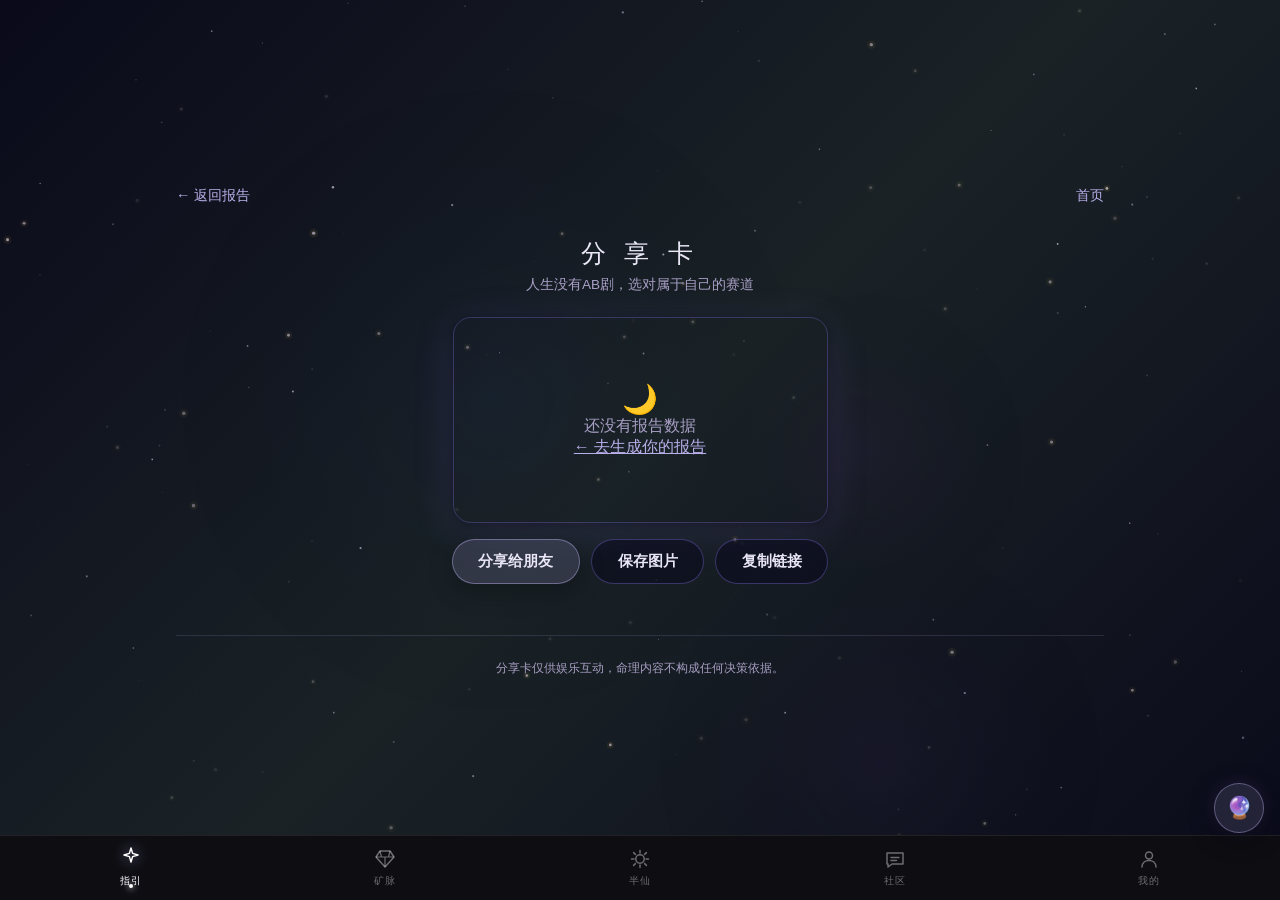
<file: share.html>
<!DOCTYPE html>
<html lang="zh-CN">
<head>
    <meta charset="UTF-8">
    <meta name="viewport" content="width=device-width, initial-scale=1.0, viewport-fit=cover">
    <meta http-equiv="Cache-Control" content="no-cache, no-store, must-revalidate">
    <meta http-equiv="Pragma" content="no-cache">
    <meta http-equiv="Expires" content="0">
    <title>分享卡片 · 王半仙</title>
    <link rel="stylesheet" href="css/starla.css?v=5">
    <script src="vendor/qrcode.min.js"></script>
    <style>
        
        .page-header { text-align: center; padding: 1.6rem 0 0.8rem; }
        .page-header .title { font-size: 1.55rem; color: var(--gold-light); letter-spacing: 6px; }
        .page-header .subtitle { color: var(--text-dim); font-size: 0.85rem; margin-top: 0.4rem; }
        .top-bar { display: flex; justify-content: space-between; align-items: center; margin-bottom: 0.4rem; }
        .top-bar a { color: var(--gold); text-decoration: none; font-size: 0.9rem; }
        .share-stage {
            max-width: 375px; margin: 0.6rem auto 1rem; border-radius: 18px; overflow: hidden;
            box-shadow: 0 8px 40px rgba(124,107,214,0.18), 0 2px 12px rgba(0,0,0,0.5);
            border: 1px solid rgba(124,107,214,0.35);
        }
        .share-stage canvas { display: block; width: 100%; height: auto; }
        .btn-row { display: flex; gap: 0.7rem; justify-content: center; padding-bottom: 1.2rem; }
        .action-btn {
            padding: 0.75rem 1.6rem; border-radius: 999px; border: none; cursor: pointer;
            font-size: 0.92rem; font-weight: 700; transition: transform 0.15s, opacity 0.15s;
        }
        .action-btn:active { transform: scale(0.96); }
        .btn-gold {
            background: rgba(184, 174, 232, 0.16);
            backdrop-filter: blur(14px); -webkit-backdrop-filter: blur(14px);
            border: 1px solid rgba(184, 174, 232, 0.45);
            color: #e9e6f6;
            box-shadow: 0 8px 24px rgba(0,0,0,.28);
        }
        .btn-ghost {
            background: rgba(10,10,30,0.55); color: var(--gold-light);
            border: 1px solid rgba(124,107,214,0.4);
        }
        .loading { text-align: center; padding: 4rem 1rem; color: var(--text-dim); }
        .spinner {
            width: 36px; height: 36px; margin: 0 auto 0.9rem; border-radius: 50%;
            border: 3px solid rgba(124,107,214,0.2); border-top-color: var(--gold);
            animation: spin 0.9s linear infinite;
        }
        @keyframes spin { to { transform: rotate(360deg); } }
        .toast {
            position: fixed; left: 50%; bottom: 3rem; transform: translateX(-50%) translateY(20px);
            background: rgba(26,34,38,0.95); border: 1px solid rgba(124,107,214,0.5);
            color: var(--gold-light); padding: 0.65rem 1.3rem; border-radius: 999px;
            font-size: 0.85rem; opacity: 0; pointer-events: none; transition: all 0.3s;
            z-index: 99;
        }
        .toast.show { opacity: 1; transform: translateX(-50%) translateY(0); }
    </style>
    <link rel="manifest" href="manifest.json">
    <meta name="theme-color" content="#1a2226">
    <meta name="apple-mobile-web-app-capable" content="yes">
    <meta name="mobile-web-app-capable" content="yes">
    <meta name="apple-mobile-web-app-status-bar-style" content="black-translucent">
    <meta name="apple-mobile-web-app-title" content="王半仙">
    <link rel="apple-touch-startup-image" href="img/icons/startup-390x844.png" media="(device-width: 390px) and (device-height: 844px) and (-webkit-device-pixel-ratio: 3)">
    <link rel="apple-touch-startup-image" href="img/icons/startup-430x932.png" media="(device-width: 430px) and (device-height: 932px) and (-webkit-device-pixel-ratio: 3)">
    <link rel="apple-touch-startup-image" href="img/icons/startup-375x812.png" media="(device-width: 375px) and (device-height: 812px) and (-webkit-device-pixel-ratio: 3)">
    <link rel="apple-touch-icon" href="img/icons/apple-touch-icon.png">
    <link rel="icon" type="image/png" sizes="192x192" href="img/icons/icon-192.png">
    <script src="js/config.js?v=1"></script>
</head>
<body>
    <canvas id="starfield"></canvas>
    <div class="spirit-glow"></div>
    <canvas id="spirit-canvas"></canvas>
    

    <div class="container">
        <div class="top-bar">
            <a href="report.html">← 返回报告</a>
            <a href="index.html">首页</a>
        </div>

        <div class="page-header">
            <div class="title serif-title">分 享 卡</div>
            <div class="subtitle">人生没有AB剧，选对属于自己的赛道</div>
        </div>

        <div class="share-stage" id="stage">
            <div class="loading">
                <div class="spinner"></div>
                <div>正在绘制你的专属星卡…</div>
            </div>
        </div>

        <div class="btn-row">
            <button class="action-btn btn-gold" id="shareBtn" onclick="shareToFriends()" disabled>分享给朋友</button>
            <button class="action-btn btn-ghost" id="saveBtn" onclick="saveImage()" disabled>保存图片</button>
            <button class="action-btn btn-ghost" onclick="copyLink()">复制链接</button>
        </div>

        <div class="disclaimer">
            分享卡仅供娱乐互动，命理内容不构成任何决策依据。
        </div>
    </div>

    <div class="toast" id="toast"></div>

    <script src="js/starfield.js?v=5"></script>
    <script>
        const W = 750, H = 1000;
        let reportData = null;
        let memeCard = null;

        function showToast(msg) {
            const t = document.getElementById('toast');
            t.textContent = msg;
            t.classList.add('show');
            setTimeout(() => t.classList.remove('show'), 2200);
        }

        function loadImg(src) {
            return new Promise(resolve => {
                const img = new Image();
                img.crossOrigin = 'anonymous';
                img.onload = () => resolve(img);
                img.onerror = () => resolve(null);
                img.src = src;
            });
        }

        async function draw() {
            const cv = document.createElement('canvas');
            cv.width = W; cv.height = H;
            const ctx = cv.getContext('2d');

            // 1. 星空渐变背景
            const bg = ctx.createLinearGradient(0, 0, W, H);
            bg.addColorStop(0, '#1a2226');
            bg.addColorStop(0.5, '#1a2226');
            bg.addColorStop(1, '#1a2226');
            ctx.fillStyle = bg;
            ctx.fillRect(0, 0, W, H);

            // 星点
            let seed = 42;
            const rnd = () => { seed = (seed * 16807) % 2147483647; return seed / 2147483647; };
            for (let i = 0; i < 90; i++) {
                const x = rnd() * W, y = rnd() * H, r = rnd() * 1.6 + 0.4;
                ctx.globalAlpha = rnd() * 0.7 + 0.2;
                ctx.fillStyle = rnd() > 0.85 ? '#e9e6f6' : '#ffffff';
                ctx.beginPath(); ctx.arc(x, y, r, 0, Math.PI * 2); ctx.fill();
            }
            ctx.globalAlpha = 1;

            // 金色装饰圆环
            ctx.strokeStyle = 'rgba(124,107,214,0.25)';
            ctx.lineWidth = 1.5;
            ctx.beginPath(); ctx.arc(W - 90, 120, 170, 0, Math.PI * 2); ctx.stroke();
            ctx.beginPath(); ctx.arc(60, H - 160, 130, 0, Math.PI * 2); ctx.stroke();

            // 2. 顶部品牌
            ctx.textAlign = 'center';
            ctx.fillStyle = '#e9e6f6';
            ctx.font = '700 44px "STKaiti","KaiTi",serif';
            ctx.fillText('启 途', W / 2, 88);
            ctx.fillStyle = '#a89fc4';
            ctx.font = '22px sans-serif';
            ctx.fillText('演算与生俱来的生命密码', W / 2, 128);

            // 分割线
            const lineGrad = ctx.createLinearGradient(120, 0, W - 120, 0);
            lineGrad.addColorStop(0, 'rgba(124,107,214,0)');
            lineGrad.addColorStop(0.5, 'rgba(124,107,214,0.8)');
            lineGrad.addColorStop(1, 'rgba(124,107,214,0)');
            ctx.strokeStyle = lineGrad; ctx.lineWidth = 2;
            ctx.beginPath(); ctx.moveTo(120, 158); ctx.lineTo(W - 120, 158); ctx.stroke();

            // 3. 人格卡图
            const meme = memeCard || {};
            let img = null;
            if (meme.id) img = await loadImg(`img/cards/${meme.id}.jpg`);
            const cardTop = 196, cardSize = 340;
            const cardX = (W - cardSize) / 2;
            // 卡片底框
            ctx.save();
            ctx.shadowColor = 'rgba(124,107,214,0.45)'; ctx.shadowBlur = 30;
            ctx.fillStyle = 'rgba(26,34,38,0.9)';
            roundRect(ctx, cardX, cardTop, cardSize, cardSize, 22);
            ctx.fill();
            ctx.restore();
            ctx.strokeStyle = 'rgba(124,107,214,0.55)'; ctx.lineWidth = 2;
            roundRect(ctx, cardX, cardTop, cardSize, cardSize, 22);
            ctx.stroke();

            if (img) {
                ctx.save();
                roundRect(ctx, cardX + 10, cardTop + 10, cardSize - 20, cardSize - 20, 16);
                ctx.clip();
                // cover 裁剪
                const scale = Math.max((cardSize - 20) / img.width, (cardSize - 20) / img.height);
                const dw = img.width * scale, dh = img.height * scale;
                ctx.drawImage(img, cardX + 10 + ((cardSize - 20) - dw) / 2,
                              cardTop + 10 + ((cardSize - 20) - dh) / 2, dw, dh);
                ctx.restore();
            } else {
                ctx.fillStyle = '#e9e6f6';
                ctx.font = '700 120px "STKaiti","KaiTi",serif';
                ctx.fillText(meme.charTag || '星', W / 2, cardTop + cardSize / 2 + 42);
            }

            // 4. 人格名 + 编码
            let y = cardTop + cardSize + 66;
            ctx.fillStyle = '#e9e6f6';
            ctx.font = '700 52px "STKaiti","KaiTi",serif';
            ctx.fillText(meme.name || '天命之人', W / 2, y);

            y += 44;
            if (meme.code) {
                ctx.strokeStyle = 'rgba(124,107,214,0.7)';
                ctx.lineWidth = 2.5;
                roundRect(ctx, W / 2 - 95, y - 40, 190, 56, 12);
                ctx.stroke();
                ctx.fillStyle = '#b8aee8';
                ctx.font = '700 38px "STKaiti","KaiTi",serif';
                ctx.fillText(meme.code.split('').join(' '), W / 2, y);
                y += 52;
            }

            // slogan
            if (meme.slogan) {
                ctx.fillStyle = '#e8e4f0';
                ctx.font = '26px sans-serif';
                ctx.fillText(`我的禀赋：${meme.name || '天命之人'}｜人生没有AB剧，选对赛道`, W / 2, y + 14);
                y += 56;
            }

            // 5. 四柱摘要
            const chart = reportData.chart || reportData.summary || {};
            const pillars = (reportData.chart && reportData.chart.pillars) ||
                            (reportData.summary && reportData.summary.pillars) || [];
            if (pillars.length) {
                const pzText = Array.isArray(pillars)
                    ? pillars.map(p => typeof p === 'string' ? p : `${p.name}${p.ganzhi}`).join('　')
                    : '';
                ctx.fillStyle = '#a89fc4';
                ctx.font = '24px "STKaiti","KaiTi",serif';
                ctx.fillText(pzText, W / 2, y + 10);
                y += 46;
            }

            // 6. 二维码 + 链接
            const qrY = H - 150;
            let qrOK = false;
            if (typeof QRCode !== 'undefined' && reportData.report_id) {
                try {
                    const tmp = document.createElement('canvas');
                    await QRCode.toCanvas(tmp, `${location.origin}/report.html?id=${reportData.report_id}`, {
                        width: 180, margin: 1, color: { dark: '#1a2226', light: '#e9e6f6' },
                    });
                    ctx.save();
                    roundRect(ctx, W / 2 - 60, qrY - 60, 120, 120, 10);
                    ctx.clip();
                    ctx.drawImage(tmp, W / 2 - 60, qrY - 60, 120, 120);
                    ctx.restore();
                    ctx.strokeStyle = 'rgba(124,107,214,0.5)'; ctx.lineWidth = 1.5;
                    roundRect(ctx, W / 2 - 60, qrY - 60, 120, 120, 10);
                    ctx.stroke();
                    qrOK = true;
                } catch (e) { /* 降级 */ }
            }
            ctx.fillStyle = '#a89fc4';
            ctx.font = '20px sans-serif';
            ctx.fillText(qrOK ? '扫码溯源你的职业天赋' : '溯禀赋之源 · 启职业之途', W / 2, qrY + 92);

            return cv;
        }

        function roundRect(ctx, x, y, w, h, r) {
            ctx.beginPath();
            ctx.moveTo(x + r, y);
            ctx.arcTo(x + w, y, x + w, y + h, r);
            ctx.arcTo(x + w, y + h, x, y + h, r);
            ctx.arcTo(x, y + h, x, y, r);
            ctx.arcTo(x, y, x + w, y, r);
            ctx.closePath();
        }

        async function render() {
            // 数据三级兜底：sessionStorage → localStorage（离线可用）→ URL 拉取
            const raw = sessionStorage.getItem('reportData');
            if (raw) {
                try { reportData = JSON.parse(raw); } catch (e) { reportData = null; }
            }
            if (!reportData) {
                try {
                    const list = JSON.parse(localStorage.getItem('qitu_reports') || '[]');
                    const params = new URLSearchParams(location.search);
                    const rid = params.get('id') || sessionStorage.getItem('currentReportId');
                    const hit = rid ? list.find(r => r.report_id === rid) : list[0];
                    if (hit && hit.data) reportData = hit.data;
                } catch (e) {}
            }
            if (!reportData) {
                const params = new URLSearchParams(location.search);
                const rid = params.get('id') || sessionStorage.getItem('currentReportId');
                if (rid) {
                    try {
                        const resp = await fetch(window.API_BASE + `/api/report/${rid}`);
                        if (resp.ok) reportData = await resp.json();
                    } catch (e) {}
                }
            }

            if (!reportData) {
                document.getElementById('stage').innerHTML = `
                <div class="loading">
                    <p style="font-size:1.8rem">🌙</p>
                    <p>还没有报告数据</p>
                    <p><a href="index.html" style="color:var(--gold)">← 去生成你的报告</a></p>
                </div>`;
                return;
            }

            memeCard = (reportData.meme_card) || (reportData.analysis && reportData.analysis.meme_card) || {};
            const cv = await draw();
            const stage = document.getElementById('stage');
            stage.innerHTML = '';
            stage.appendChild(cv);
            document.getElementById('saveBtn').disabled = false;
            document.getElementById('shareBtn').disabled = false;
        }

        // 系统原生分享：优先分享图片文件，逐级降级
        async function shareToFriends() {
            const cv = document.querySelector('#stage canvas');
            const meme = memeCard || {};
            const shareText = `我的禀赋：${meme.name || '天命之人'}${meme.code ? ' '+meme.code : ''}｜人生没有AB剧，选对属于自己的赛道✨`;
            try {
                // 1) 最佳：图片文件 + 文案（微信/WhatsApp 等可直接发图）
                if (cv && navigator.canShare) {
                    const blob = await new Promise(r => cv.toBlob(r, 'image/png'));
                    if (blob && navigator.canShare({ files: [new File([blob], 'qitu-card.png', { type: 'image/png' })] })) {
                        await navigator.share({
                            files: [new File([blob], `王半仙-${meme.name || '分享卡'}.png`, { type: 'image/png' })],
                            title: '王半仙 · 我的职业禀赋',
                            text: shareText,
                        });
                        return;
                    }
                }
                // 2) 纯文本分享（iOS Safari 老版本等）
                if (navigator.share) {
                    await navigator.share({ title: '王半仙 · 我的职业禀赋', text: shareText });
                    return;
                }
                // 3) 都不支持：复制文案 + 提示保存图片
                await navigator.clipboard.writeText(shareText);
                showToast('已复制文案，点「保存图片」后即可发送');
            } catch (e) {
                if (e && e.name === 'AbortError') return; // 用户取消
                showToast('分享取消或失败，可先保存图片再发送');
            }
        }

        function saveImage() {
            const cv = document.querySelector('#stage canvas');
            if (!cv) return;
            const a = document.createElement('a');
            a.download = `王半仙-${memeCard && memeCard.name ? memeCard.name : '分享卡'}.png`;
            a.href = cv.toDataURL('image/png');
            a.click();
            showToast('已保存到相册/下载目录');
        }

        async function copyLink() {
            const rid = reportData && reportData.report_id;
            const link = rid ? `${location.origin}/report.html?id=${rid}` : location.origin;
            try {
                await navigator.clipboard.writeText(link);
                showToast('链接已复制：' + link);
            } catch (e) {
                showToast(link);
            }
        }

        render();
    </script>
    <script src="js/tabbar.js?v=5"></script>
</body>
</html>
</file>
<file: css/spirit.css>
/* ============================================================
   王半仙 v3 · 品牌弥散风视觉系统
   溯禀赋之源，启职业之途
   ------------------------------------------------------------
   设计语言：暗黑底 + 极简柔光 + 星空滑落（无球体元素）
   · 保留原「星空滑落」粒子背景（starfield.js 不动）
   · 启动屏「星芒放射」由 js/opening.js 的白色火花 canvas 呈现
   · 氛围光由 CSS .spirit-glow 单一柔紫晕染提供，去除杂乱彩色光斑
   · 红→紫→蓝渐变仅保留于 CTA / 分数 / 强调点缀
   ============================================================ */

:root {
  /* 底色：墨蓝灰 */
  --bg-deep: #1a2226;
  --bg-purple: #162226;
  --bg-card: rgba(255, 255, 255, 0.045);
  --bg-card-strong: rgba(26, 34, 38, 0.72);

  /* 主配色：天蓝 #b8aee8 + 玫瑰粉 #d9578a */
  --sky: #b8aee8;
  --sky-soft: rgba(184, 174, 232, 0.35);
  --sky-deep: #5a4bb0;
  --rose: #d9578a;
  --rose-soft: rgba(217, 87, 138, 0.35);
  --rose-deep: #f589a8;
  --lavender: #b8aee8;
  --lavender-soft: rgba(184, 174, 232, 0.25);
  --cyan: #8ba8d8;
  --cyan-soft: rgba(184, 174, 232, 0.35);
  --coral: #d9578a;
  --coral-soft: rgba(217, 87, 138, 0.30);
  --mint: #9fd8c9;
  --mint-soft: rgba(159, 216, 201, 0.25);

  /* 主强调：天蓝（标题/链接/分数） */
  --gold: #b8aee8;
  --gold-light: #e9e6f6;
  --gold-dim: rgba(184, 174, 232, 0.45);

  /* 辅助紫（强调点缀） */
  --purple-light: #c6dcf2;
  --purple-soft: rgba(184, 174, 232, 0.14);

  /* 文字层级（低对比柔光） */
  --text-main: rgba(255, 255, 255, 0.95);
  --text-dim: rgba(255, 255, 255, 0.65);
  --text-hint: rgba(255, 255, 255, 0.50);

  /* 五行（微调贴合色系） */
  --wuxing-metal: #e8eef2;
  --wuxing-wood: #9fd8c9;
  --wuxing-water: #b8aee8;
  --wuxing-fire: #d9578a;
  --wuxing-earth: #d8c39a;

  /* 形状 */
  --r-card: 28px;
  --r-field: 14px;
  --r-pill: 999px;
  --accent-blue: #b8aee8;
  --accent-pink: #d9578a;
  --accent-green: #9fd8c9;
}

* { margin: 0; padding: 0; box-sizing: border-box; -webkit-tap-highlight-color: transparent; }

html { font-size: 15px; }
html, body { background: #0d0f16; }

body {
  font-family: -apple-system, BlinkMacSystemFont, "PingFang SC", "HarmonyOS Sans SC", "Noto Sans SC", "Microsoft YaHei", sans-serif;
  font-weight: 300;
  color: var(--text-main);
  -webkit-font-smoothing: antialiased;
  min-height: 100vh;
  overflow-x: hidden;
  /* 深黑蓝渐变：底部 #0d0f16 → 顶部微亮（透出紫蓝氛围） */
  background-image: linear-gradient(to top, #0d0f16 0%, #11121d 50%, #161726 100%);
  background-attachment: fixed;
}

/* ══════════ 全局背景层：星空滑落（底层）+ 弥散光晕（中层） ══════════ */
#starfield {
  position: fixed; inset: 0;
  width: 100%; height: 100%;
  z-index: 0;
  pointer-events: none;
}

/* 弥散光晕背景层（极简：顶部一抹柔紫 + 底部暗化保文字对比，无彩色光斑） */
.spirit-glow {
  position: fixed; inset: 0; z-index: 1;
  pointer-events: none;
  background:
    radial-gradient(72% 52% at 50% 0%, rgba(124,107,214,.10), transparent 62%),
    linear-gradient(to bottom, rgba(13,15,22,0) 55%, rgba(13,15,22,.42) 100%);
  animation: glowDrift 18s ease-in-out infinite alternate;
}
@keyframes glowDrift {
  from { transform: translate(0, 0) scale(1); }
  to   { transform: translate(0, -1.5%) scale(1.04); }
}

/* 氛围画布层（保持透明，球体已移除，仅作占位兼容） */
#spirit-canvas {
  position: fixed; inset: 0;
  width: 100%; height: 100%;
  z-index: 2;
  pointer-events: none;
}

/* ══════════ 容器 ══════════ */
.container, .report-container {
  position: relative;
  max-width: 520px;
  margin: 0 auto;
  padding: 1rem 1rem calc(4.6rem + env(safe-area-inset-bottom, 0px));
  z-index: 3;
}

/* ══════════ 卡片（毛玻璃 + 细白边 + 弥散悬光） ══════════ */
.card {
  position: relative;
  background: var(--bg-card);
  backdrop-filter: blur(18px);
  -webkit-backdrop-filter: blur(18px);
  border: 1px solid rgba(255, 255, 255, 0.12);
  border-radius: var(--r-card);
  padding: 1.25rem 1.2rem;
  margin-bottom: 0.9rem;
  box-shadow: 0 8px 34px rgba(0, 0, 0, 0.35);
  overflow: hidden;
}
.card::before {
  content: '';
  position: absolute; inset: -55%;
  background:
    radial-gradient(30% 40% at 20% 0%, rgba(124,107,214,.07), transparent 60%),
    radial-gradient(28% 36% at 85% 15%, rgba(184,174,232,.16), transparent 60%);
  pointer-events: none;
}
.card > * { position: relative; }

.card-title {
  color: var(--gold);
  font-size: 0.95rem;
  font-weight: 500;
  letter-spacing: 2px;
  margin-bottom: 0.9rem;
  padding-bottom: 0.45rem;
  border-bottom: 1px solid rgba(184, 174, 232, 0.16);
  display: flex;
  align-items: center;
  gap: 0.5rem;
}
.card-title::before { content: "✦"; color: var(--gold); font-size: 0.8rem; }

/* ══════════ 按钮 ══════════ */
.btn-primary, .cta-btn {
  display: block; width: 100%;
  height: 54px; line-height: 1;
  border: none;
  border-radius: var(--r-pill);
  background: linear-gradient(90deg, #c78a8a 0%, #d9578a 48%, #7c6bd6 100%);
  color: #ffffff;
  font-size: 14.5px;
  font-weight: 500;
  letter-spacing: 3px;
  cursor: pointer;
  box-shadow: 0 6px 24px rgba(217, 87, 138, 0.28), 0 0 40px rgba(124, 107, 214, 0.18);
  transition: transform .15s, box-shadow .2s, opacity .2s;
  text-align: center;
  text-decoration: none;
  display: flex; align-items: center; justify-content: center;
}
.btn-primary:active, .cta-btn:active { transform: scale(0.97); }
.btn-primary:disabled, .cta-btn:disabled { opacity: 0.45; cursor: wait; }
.btn-primary.ghost, .cta-btn.ghost {
  background: rgba(255, 255, 255, 0.05);
  border: 1px solid rgba(255, 255, 255, 0.14);
  color: var(--text-dim);
  box-shadow: none;
  font-weight: 500;
}

.btn-secondary {
  display: inline-block;
  padding: 0.55rem 1.2rem;
  border: 1px solid rgba(255, 255, 255, 0.14);
  border-radius: var(--r-pill);
  background: rgba(255, 255, 255, 0.05);
  color: var(--text-dim);
  font-size: 0.85rem;
  cursor: pointer;
  transition: all .2s;
}
.btn-secondary:hover { color: var(--text-main); border-color: rgba(255,255,255,.28); }

/* ══════════ 表单 ══════════ */
.form-group { margin-bottom: 1rem; }
.form-label {
  display: block;
  font-size: 11px;
  color: var(--text-hint);
  letter-spacing: 2px;
  margin-bottom: 9px;
}
.form-input, .field-input {
  width: 100%;
  height: 46px;
  padding: 0 14px;
  border-radius: var(--r-field);
  outline: none;
  background: rgba(30, 30, 40, 0.45);         /* 半透明深灰 */
  border: 1px solid rgba(255, 255, 255, 0.08); /* 极淡边框 */
  color: var(--text-main);
  font-size: 13.5px;
  font-weight: 300;
  letter-spacing: 1px;
  font-family: inherit;
  transition: border-color .25s, box-shadow .25s;
}
.form-input::placeholder, .field-input::placeholder { color: rgba(255,255,255,.32); }  /* 浅灰占位 */
.form-input:focus, .field-input:focus {
  border-color: rgba(140, 63, 82, 0.65);      /* 聚焦时暗酒红 */
  box-shadow: 0 0 0 3px rgba(140, 63, 82, 0.16);
}
select.form-input, select.field-input {
  appearance: none;
  background-image: linear-gradient(45deg, transparent 50%, rgba(255,255,255,.5) 50%),
                    linear-gradient(135deg, rgba(255,255,255,.5) 50%, transparent 50%);
  background-position: calc(100% - 17px) 50%, calc(100% - 12px) 50%;
  background-size: 5px 5px, 5px 5px;
  background-repeat: no-repeat;
  padding-right: 2rem;
}
select.form-input option, select.field-input option { background: #1a2226; color: #fff; }

/* 分段选择器 */
.seg {
  display: flex; gap: 0.5rem;
}
.seg-btn {
  flex: 1;
  height: 42px;
  border-radius: var(--r-field);
  cursor: pointer;
  background: rgba(20, 20, 28, 0.55);       /* 纯暗色填充 */
  border: 1px solid rgba(255, 255, 255, 0.10);  /* 弱灰边框 */
  color: rgba(255, 255, 255, 0.42);          /* 浅灰文字 */
  font-size: 13px;
  font-weight: 300;
  letter-spacing: 2px;
  text-align: center;
  transition: all .25s;
}
.seg-btn.active {
  background: rgba(30, 18, 28, 0.65);        /* 低透明度深黑底 */
  border: 1px solid rgba(160, 72, 96, 0.80); /* 暗红-酒红描边 */
  color: #f0e6ec;                            /* 亮白偏暖 */
  box-shadow: 0 0 16px rgba(140, 63, 82, 0.30), inset 0 0 12px rgba(140, 63, 82, 0.22);  /* 微弱红紫光晕 */
}

/* ══════════ 顶栏 / 页头 ══════════ */
.top-bar {
  display: flex;
  justify-content: space-between;
  align-items: center;
  margin-bottom: 1rem;
}
.top-bar a, .top-bar button {
  color: var(--text-dim);
  text-decoration: none;
  font-size: 0.88rem;
  background: transparent;
  border: none;
  cursor: pointer;
}
.top-bar a:hover { color: var(--text-main); }

.page-header { text-align: center; padding: 1.2rem 0 0.9rem; }
.page-header .title {
  font-size: 1.55rem;
  color: var(--text-main);
  letter-spacing: 7px;
  font-weight: 300;
  text-indent: 7px;
}
.page-header .subtitle {
  color: var(--text-dim);
  font-size: 0.85rem;
  margin-top: 0.4rem;
  letter-spacing: 1px;
}
.serif-title { font-family: inherit; font-weight: 300; letter-spacing: 6px; }

/* ══════════ 免责声明 ══════════ */
.disclaimer {
  text-align: center;
  font-size: 0.72rem;
  color: var(--text-hint);
  margin: 1.2rem 0 0.5rem;
  line-height: 1.8;
  letter-spacing: 0.5px;
}
.disclaimer a { color: rgba(184, 174, 232, 0.6); }

/* ══════════ 王半仙灵体对白弹窗 ══════════ */
.bx-overlay {
  position: fixed; inset: 0; z-index: 200;
  display: flex; align-items: flex-end; justify-content: center;
  background: rgba(5, 5, 10, 0.6);
  backdrop-filter: blur(6px);
  -webkit-backdrop-filter: blur(6px);
  opacity: 0; pointer-events: none;
  transition: opacity .4s;
}
.bx-overlay.show { opacity: 1; pointer-events: auto; }
.bx-panel {
  width: min(92vw, 420px);
  margin-bottom: 18vh;
  background: rgba(26, 34, 38, 0.85);
  border: 1px solid rgba(184, 174, 232, 0.30);
  border-radius: 22px;
  padding: 1.2rem 1.2rem 1.1rem;
  box-shadow: 0 16px 60px rgba(0, 0, 0, 0.6), 0 0 40px rgba(184, 174, 232, 0.12);
  backdrop-filter: blur(20px);
  -webkit-backdrop-filter: blur(20px);
  transform: translateY(24px);
  transition: transform .4s cubic-bezier(.34,1.4,.64,1);
}
.bx-overlay.show .bx-panel { transform: translateY(0); }
.bx-head { display: flex; align-items: center; gap: 0.7rem; margin-bottom: 0.7rem; }
.bx-orb {
  width: 44px; height: 44px; border-radius: 50%; flex-shrink: 0;
  background: radial-gradient(circle, rgba(184,174,232,.5) 0%, rgba(217,87,138,.22) 45%, rgba(184,174,232,.08) 68%, transparent 80%);
  box-shadow: 0 0 22px rgba(184, 174, 232, 0.35);
  display: flex; align-items: center; justify-content: center;
  font-size: 1.25rem;
  animation: bxPulse 2.6s ease-in-out infinite;
}
@keyframes bxPulse { 0%,100% { transform: scale(1); } 50% { transform: scale(1.06); } }
.bx-name { font-size: 0.98rem; color: var(--text-main); font-weight: 600; letter-spacing: 1px; }
.bx-role { font-size: 0.68rem; color: var(--text-dim); margin-top: 1px; }
.bx-body {
  font-size: 14px;
  font-weight: 300;
  color: var(--text-main);
  line-height: 2;
  min-height: 3.8rem;
  letter-spacing: 1px;
}
.bx-body .cursor { display: inline-block; width: 2px; height: 1em; background: var(--gold); vertical-align: -2px; animation: bxBlink .8s step-end infinite; }
@keyframes bxBlink { 0%,100% { opacity: 1; } 50% { opacity: 0; } }
.bx-btns { display: flex; gap: 0.6rem; margin-top: 1rem; }
.bx-btn {
  flex: 1; padding: 0.7rem 0; border-radius: var(--r-pill);
  border: 1px solid rgba(124, 107, 214, 0.55); cursor: pointer; font-size: 0.92rem; font-weight: 500; letter-spacing: 2px;
  background: rgba(124, 107, 214, 0.22);
  backdrop-filter: blur(14px);
  -webkit-backdrop-filter: blur(14px);
  color: #ffffff;
  transition: transform .15s;
}
.bx-btn:active { transform: scale(0.96); }
.bx-btn.ghost {
  background: rgba(255,255,255,.05); border: 1px solid rgba(255,255,255,.14);
  color: var(--text-dim); font-weight: 400;
}

/* ══════════ 启动屏（屏0：灵体加载动画） ══════════ */
.sp-screen {
  position: fixed; inset: 0; z-index: 100;
  display: flex; flex-direction: column; align-items: center; justify-content: center;
  background: radial-gradient(120% 80% at 50% 0%, #10101a 0%, #1a2226 55%, #1a2226 100%);
  opacity: 0; visibility: hidden; pointer-events: none;
  transition: opacity .6s ease, visibility .6s;
}
.sp-screen.active { opacity: 1; visibility: visible; pointer-events: auto; }
.sp-loader-text {
  position: absolute; left: 51%; top: 50%; transform: translateY(-50%);
  font-size: 13px; font-weight: 300; letter-spacing: 1.5px;
  color: rgba(255,255,255,.45); line-height: 2; max-width: 44%;
}
.tw-char { opacity: 0; display: inline-block; animation: charIn .5s ease forwards; }
@keyframes charIn { from { opacity: 0; transform: translateY(5px); } to { opacity: 1; transform: none; } }
.sp-loader-brand {
  position: absolute; bottom: 8%; left: 50%; transform: translateX(-50%);
  font-size: 12px; letter-spacing: 8px; color: rgba(255,255,255,.35); white-space: nowrap; text-indent: 8px;
}
.sp-loader-brand-en { font-size: 9px; letter-spacing: 4px; margin-left: 6px; color: rgba(255,255,255,.2); }
.sp-skip {
  position: absolute; top: 24px; right: 22px; z-index: 5;
  background: none; border: 1px solid rgba(255,255,255,.14); color: rgba(255,255,255,.4);
  font-size: 11px; letter-spacing: 2px; padding: 6px 14px; border-radius: 999px; cursor: pointer;
}
.sp-legal {
  position: absolute; bottom: 20px; left: 0; right: 0; text-align: center;
  font-size: 10px; letter-spacing: 1px; color: rgba(255,255,255,.18); z-index: 4; pointer-events: none;
}
/* 占位层（loader 时由 opening.js 火花 canvas 呈现） */
.sp-orb-zone {
  position: absolute; inset: 0; z-index: 1; pointer-events: none;
}
/* 入口屏（屏1） */
.sp-gate { cursor: pointer; }
/* 加载页星灵球动效：直径=屏宽55%，居中垂直位置保持（原中心约在屏高44%） */
.loader-orb {
  position: absolute; left: 50%; top: 44%; transform: translate(-50%, -50%);
  width: 55vw; height: 55vw; max-width: 520px; max-height: 520px;
  z-index: 2; pointer-events: none;
}
/* 星灵球动效：居中偏上（发光蓝白球 + 三层轨道 + 星尘） */
.gate-orb {
  position: absolute; left: 50%; top: 19%; transform: translateX(-50%);
  width: 190px; height: 190px; z-index: 2; pointer-events: none;
}
.sp-gate-inner {
  position: absolute; left: 0; right: 0; top: 62%; transform: translateY(-50%);
  text-align: center; padding: 0 36px;
}
.sp-gate-title {
  margin: 0; font-size: 28px; font-weight: 300; letter-spacing: 7px; line-height: 1.9;
  color: rgba(255,255,255,.96); text-indent: 7px;
  text-shadow: 0 0 40px rgba(184, 174, 232, 0.30);
}
.sp-gate-sub {
  margin: 22px auto 0; font-size: 14px; line-height: 1.8;
  color: rgba(255,255,255,0.4); letter-spacing: 1.2px; max-width: 300px; text-align: center;
}
.sp-gate-hint {
  position: absolute; bottom: 15%; left: 0; right: 0; text-align: center;
  font-size: 11px; letter-spacing: 3px; color: rgba(255,255,255,.28);
  animation: hintPulse 2.8s ease-in-out infinite;
}
@keyframes hintPulse { 0%, 100% { opacity: .3 } 50% { opacity: .75 } }

/* ══════════ v3 首页表单（弥散卡） ══════════ */
.v3-hero { text-align: center; padding: 1.6rem 1rem 0.8rem; }
.v3-hero .logo {
  display: inline-block;
  font-size: 2.9rem; margin-bottom: 0.4rem;
  color: #e9e6f6;
  filter: drop-shadow(0 0 18px rgba(184,174,232,.80));
  animation: logoFloat 4s ease-in-out infinite;
}
@keyframes logoFloat { 0%,100% { transform: translateY(0) rotate(0); } 50% { transform: translateY(-8px) rotate(8deg); } }
.v3-hero .title {
  font-size: 27px; font-weight: 300; letter-spacing: 7px;
  color: rgba(255,255,255,.95); margin-bottom: 0.5rem;
  text-indent: 7px;
}
.v3-hero .sub {
  font-size: 12.5px; color: rgba(255,255,255,.44); letter-spacing: 1.5px;
  line-height: 2;
}
.v3-form {
  position: relative;
  background: rgba(255,255,255,.045);
  backdrop-filter: blur(20px);
  -webkit-backdrop-filter: blur(20px);
  border: 1px solid rgba(255,255,255,.08);
  border-radius: 24px;
  padding: 1.4rem 1.2rem;
  margin: 1rem 0 1.2rem;
  box-shadow: 0 12px 44px rgba(0,0,0,.4);
  overflow: hidden;
}
.v3-form::before {
  content: '';
  position: absolute; inset: -60%;
  background:
    radial-gradient(32% 42% at 15% 0%, rgba(184,174,232,.22), transparent 60%),
    radial-gradient(30% 38% at 88% 12%, rgba(124,107,214,.09), transparent 60%);
  pointer-events: none;
}
.v3-form > * { position: relative; }
.v3-section-title {
  font-size: 11px; color: var(--text-hint); letter-spacing: 2px;
  margin: 0.2rem 0 9px;
  display: flex; align-items: center; gap: 6px;
}
.v3-section-title::before {
  content: ""; width: 3px; height: 13px;
  background: linear-gradient(180deg, #b8aee8, #d9578a);
  border-radius: 2px;
}
.v3-hint { font-size: 10.5px; color: rgba(255,255,255,.32); margin: -0.2rem 0 0.6rem; line-height: 1.7; }
.v3-date-row { display: grid; grid-template-columns: 1.4fr 1fr 1fr; gap: 0.55rem; margin-bottom: 0.3rem; }
.v3-err { color: #ff9a8a; font-size: 0.8rem; min-height: 1.2em; margin-top: 0.7rem; text-align: center; }
.v3-foot-note {
  font-size: 0.7rem; color: var(--text-hint); margin-top: 0.7rem;
  line-height: 1.7; text-align: center;
}
.v3-demo-link {
  display: inline-block; margin-top: 0.5rem;
  font-size: 0.74rem; color: var(--lavender); text-decoration: underline; cursor: pointer;
  background: none; border: none;
}
/* 城市真太阳时提示 */
.city-tz-note {
  margin-top: 0.45rem; font-size: 0.72rem; line-height: 1.6;
  color: rgba(110,231,183,.75);
  background: rgba(110,231,183,.06);
  border-left: 2px solid rgba(110,231,183,.4);
  padding: 0.4rem 0.6rem;
  border-radius: 0 8px 8px 0;
  display: none;
}
.city-tz-note.show { display: block; animation: cityIn .3s ease; }
@keyframes cityIn { from { opacity: 0; transform: translateY(4px); } to { opacity: 1; transform: none; } }

/* ══════════ 报告页锚点导航条 ══════════ */
.anchor-nav {
  position: sticky; top: 0; z-index: 60;
  display: flex; gap: 0.4rem; overflow-x: auto;
  padding: 0.55rem 0.2rem;
  margin-bottom: 0.8rem;
  scrollbar-width: none;
  background: rgba(8,8,14,.72);
  backdrop-filter: blur(12px);
  -webkit-backdrop-filter: blur(12px);
  border-radius: 14px;
  border: 1px solid rgba(255,255,255,.06);
}
.anchor-nav::-webkit-scrollbar { display: none; }
.anchor-nav a {
  flex-shrink: 0;
  font-size: 0.74rem; color: var(--text-dim);
  text-decoration: none; padding: 0.34rem 0.75rem;
  border-radius: 999px;
  border: 1px solid transparent;
  transition: all .2s;
}
.anchor-nav a:hover { color: var(--text-main); }
.anchor-nav a.on {
  color: var(--text-main);
  background: linear-gradient(135deg, rgba(124,107,214,.2), rgba(217,87,138,.36));
  border-color: rgba(124,107,214,.4);
}

/* ══════════ 王半仙语录条 ══════════ */
.bx-quote {
  font-size: 0.85rem; line-height: 1.8;
  color: rgba(255,255,255,.78);
  padding: 0.75rem 0.95rem;
  margin: 0.9rem 0;
  background: linear-gradient(135deg, rgba(184,174,232,.22), rgba(217,87,138,.22));
  border-left: 3px solid rgba(124,107,214,.6);
  border-radius: 0 14px 14px 0;
  font-style: italic;
  letter-spacing: 0.5px;
}
.bx-quote .by { display: block; margin-top: 0.3rem; font-size: 0.7rem; color: var(--text-dim); font-style: normal; text-align: right; }

/* ══════════ 报告页 F 型总览（换肤微调） ══════════ */
.f-hero {
  background: radial-gradient(circle at 50% 0%, rgba(184,174,232,.30), rgba(26,34,38,.8));
  border: 1px solid rgba(124,107,214,.3);
  box-shadow: 0 0 40px rgba(184,174,232,.18);
  border-radius: 22px;
}
.f-num { text-shadow: 0 0 30px rgba(184,174,232,.75); }
.f-btn.free {
  background: rgba(124, 107, 214, 0.22);
  backdrop-filter: blur(14px);
  -webkit-backdrop-filter: blur(14px);
  border: 1px solid rgba(124, 107, 214, 0.55);
  color: #ffffff;
}

/* 加载中 */
.spinner {
  width: 36px; height: 36px; margin: 0 auto 0.9rem; border-radius: 50%;
  border: 3px solid rgba(184,174,232,.32); border-top-color: var(--sky);
  animation: spin .9s linear infinite;
}
@keyframes spin { to { transform: rotate(360deg); } }
.loading { text-align: center; padding: 3rem 1rem; color: var(--text-dim); }

/* Toast */
.toast {
  position: fixed; left: 50%; bottom: 5rem;
  transform: translateX(-50%) translateY(16px);
  background: rgba(26,34,38,.92);
  border: 1px solid rgba(124,107,214,.4);
  color: var(--text-main);
  padding: 0.65rem 1.3rem; border-radius: 999px;
  font-size: 0.85rem; z-index: 9999;
  opacity: 0; pointer-events: none; transition: all .3s;
}
.toast.show { opacity: 1; transform: translateX(-50%) translateY(0); }

/* 打印 */
@media print {
  #starfield, #spirit-canvas, .spirit-glow, .anchor-nav, #qituTabbar, .bx-overlay, .sp-screen { display: none !important; }
}

/* 启动屏音效开关 */
.sp-audio-toggle {
  position: absolute; bottom: 12%; right: 22px; z-index: 6;
  width: 40px; height: 40px; border-radius: 50%;
  background: rgba(255,255,255,.06); border: 1px solid rgba(255,255,255,.16);
  color: rgba(255,255,255,.55); font-size: 16px; cursor: pointer;
  display: flex; align-items: center; justify-content: center;
  transition: all .25s;
}
.sp-audio-toggle.on { color: #e9e6f6; border-color: rgba(184,174,232,.75); background: rgba(184,174,232,.26); }
/* 打字机文字位置微调（光芒居中，文字移到左侧） */
.sp-loader-text { left: 8%; max-width: 42%; }
@media (max-width: 420px) {
  .sp-loader-text { left: 6%; max-width: 50%; }
  .gate-orb { width: 150px; height: 150px; top: 16%; }
  .sp-gate-sub { font-size: 13px; max-width: 260px; }
}

/* ══════════ 启动屏 · 星芒主视觉（白色火花放射 + 深空蓝黑底，无光球） ══════════ */
/* 深空蓝黑底（启动屏专用：中心微亮、四周近黑） */
.sp-screen {
  background:
    radial-gradient(70% 55% at 50% 42%, rgba(20, 40, 52, 0.9) 0%, rgba(10, 18, 22, 0.96) 58%, #060b0e 100%);
}
/* 旋转星云 canvas（独立层） */
#nebulaCanvas {
  position: absolute; inset: 0; z-index: 1;
  pointer-events: none;
}
/* 发散光芒环（中央圆形射线盘）已按需求移除，避免底图出现圆球元素。
   启动屏的「星芒放射」效果由 js/opening.js 的白色火花 canvas 单独呈现。 */
.sp-rays { display: none !important; }
/* 打字机文字位置微调（火花居中，文字移左侧） */
.sp-loader-text { left: 8%; max-width: 42%; }
@media (max-width: 420px) {
  .sp-loader-text { left: 6%; max-width: 50%; }
}

/* ══════════ 今日职场锦囊主卡片 ══════════ */
.jn-card { padding: 1.3rem 1.2rem 1.1rem; }
.jn-head { display: flex; justify-content: space-between; align-items: center; margin-bottom: 0.55rem; }
.jn-tag {
  font-size: 10.5px; letter-spacing: 2px; color: #e9e6f6;
  background: rgba(184, 174, 232, 0.18);
  backdrop-filter: blur(10px); -webkit-backdrop-filter: blur(10px);
  border: 1px solid rgba(184, 174, 232, 0.35);
  border-radius: 999px; padding: 0.2rem 0.7rem;
}
.jn-ganzhi {
  font-size: 10.5px; color: var(--text-hint); letter-spacing: 1.5px;
  font-family: STKaiti, KaiTi, serif;
}
.jn-title {
  font-size: 1.35rem; font-weight: 300; color: #e9e6f6;
  letter-spacing: 2px; line-height: 1.45; margin: 0.2rem 0 0.4rem;
}
.jn-theme {
  font-size: 12.5px; color: var(--text-dim);
  line-height: 1.8; letter-spacing: 0.5px; margin-bottom: 0.9rem;
}
.jn-score { display: flex; align-items: center; gap: 0.8rem; margin: 0.4rem 0 0.7rem; }
.jn-score-num {
  font-size: 2rem; font-weight: 300; color: #e9e6f6;
  min-width: 3.2rem; text-align: center; line-height: 1;
}
.jn-score-num small { font-size: 0.7rem; color: var(--text-dim); margin-left: 2px; }
.jn-score-bar {
  flex: 1; height: 8px; background: rgba(255, 255, 255, 0.06);
  border: 1px solid rgba(255, 255, 255, 0.10);
  border-radius: 999px; overflow: hidden;
}
.jn-score-fill {
  height: 100%; width: 0;
  background: linear-gradient(90deg, #b8aee8, #e9e6f6);
  box-shadow: 0 0 8px rgba(184, 174, 232, 0.5);
  transition: width 1.2s cubic-bezier(.4, 0, .2, 1);
}
.jn-score-lbl { font-size: 10.5px; color: var(--text-hint); letter-spacing: 1px; min-width: 3.2rem; text-align: center; }
.jn-energy {
  font-size: 12.5px; color: rgba(255, 255, 255, 0.7);
  line-height: 1.8; letter-spacing: 0.5px; margin-bottom: 0.9rem;
}
.jn-do-dont { display: grid; grid-template-columns: 1fr 1fr; gap: 0.55rem; margin: 0.6rem 0 0.8rem; }
.jn-do, .jn-dont {
  border-radius: 14px; padding: 0.7rem 0.8rem; font-size: 12.5px; line-height: 1.85;
}
.jn-do { background: rgba(184, 174, 232, 0.10); border: 1px solid rgba(184, 174, 232, 0.30); }
.jn-dont { background: rgba(217, 87, 138, 0.08); border: 1px solid rgba(217, 87, 138, 0.25); }
.jn-do-hd { color: #e9e6f6; font-weight: 500; margin-bottom: 0.25rem; letter-spacing: 1px; }
.jn-dont-hd { color: #ffbed0; font-weight: 500; margin-bottom: 0.25rem; letter-spacing: 1px; }
.jn-do ul, .jn-dont ul { list-style: none; padding: 0; margin: 0; }
.jn-do li, .jn-dont li { position: relative; padding-left: 0.9em; color: rgba(255, 255, 255, 0.78); }
.jn-do li::before { content: '·'; position: absolute; left: 0; color: #b8aee8; }
.jn-dont li::before { content: '·'; position: absolute; left: 0; color: #d9578a; }
.jn-luck {
  display: grid; grid-template-columns: repeat(4, 1fr); gap: 0.5rem;
  background: rgba(255, 255, 255, 0.03);
  border: 1px solid rgba(255, 255, 255, 0.08);
  border-radius: 14px; padding: 0.7rem 0.4rem; margin-bottom: 0.8rem;
}
.jn-luck-item { text-align: center; }
.jn-luck-item .k { font-size: 10.5px; color: var(--text-hint); letter-spacing: 1px; margin-bottom: 0.2rem; }
.jn-luck-item .v { font-size: 12.5px; color: #e9e6f6; font-weight: 400; letter-spacing: 0.5px; }
.jn-luck-item .v .dot { display: inline-block; width: 0.55rem; height: 0.55rem; border-radius: 50%; vertical-align: middle; margin-right: 3px; border: 1px solid rgba(255,255,255,.3); }
.jn-quote {
  text-align: center; padding: 0.55rem 0 0;
  border-top: 1px solid rgba(255, 255, 255, 0.08);
}
.jn-quote-text {
  font-size: 14px; color: rgba(255, 255, 255, 0.85);
  font-family: STKaiti, KaiTi, serif; font-weight: 300;
  letter-spacing: 2px; line-height: 1.8; margin-bottom: 0.3rem;
}
.jn-quote-by { font-size: 10.5px; color: var(--text-hint); letter-spacing: 2px; }
@media (max-width: 480px) {
  .jn-do-dont { grid-template-columns: 1fr; }
  .jn-luck { grid-template-columns: repeat(2, 1fr); }
}

/* ══════════ 每日地图扩展模块（指引页末尾） ══════════ */
/* 金橙柔光弥散（暖色点缀，与暗系红紫蓝主调融合） */
.ex-mood {
  background:
    radial-gradient(60% 55% at 18% 0%, rgba(233, 196, 106, 0.10), transparent 65%),
    radial-gradient(50% 45% at 90% 20%, rgba(217, 87, 138, 0.06), transparent 60%),
    rgba(255, 255, 255, 0.045);
  border: 1px solid rgba(233, 196, 106, 0.18);
}
.ex-mood-head { display: flex; align-items: center; gap: 0.7rem; margin-bottom: 0.8rem; }
.ex-mood-emoji { font-size: 1.7rem; filter: drop-shadow(0 0 8px rgba(233,196,106,.5)); }
.ex-mood-meta { flex: 1; }
.ex-mood-label { font-size: 10px; color: var(--text-hint); letter-spacing: 2px; }
.ex-mood-name { font-size: 1.25rem; font-weight: 300; color: #f2f0f7; letter-spacing: 2px; margin-top: 2px; }
.ex-mood-score { font-size: 1.5rem; font-weight: 300; color: #e9c46a; }
.ex-mood-score small { font-size: 0.65rem; color: var(--text-hint); margin-left: 2px; }
.ex-mood-body { display: flex; align-items: center; gap: 0.8rem; }
.ex-radar-wrap { flex: 0 0 46%; }
.ex-radar { width: 100%; height: auto; display: block; }
.ex-mood-tip { flex: 1; font-size: 12px; line-height: 1.9; color: var(--text-dim); letter-spacing: 0.5px; }

/* 王半仙寄语 */
.ex-quote { background: rgba(255, 255, 255, 0.03); }
.ex-quote-head { font-size: 10.5px; color: var(--text-hint); letter-spacing: 2px; margin-bottom: 0.6rem; }
.ex-quote-text {
  font-size: 15px; font-weight: 300; color: #f2f0f7;
  font-family: STKaiti, KaiTi, serif; letter-spacing: 2px; line-height: 1.9;
}
.ex-quote-by { font-size: 11px; color: var(--text-hint); text-align: right; margin-top: 0.4rem; letter-spacing: 1px; }

/* 年度倒计时 */
.ex-countdown { background: rgba(255, 255, 255, 0.03); }
.ex-countdown-head { font-size: 10.5px; color: var(--text-hint); letter-spacing: 2px; margin-bottom: 0.6rem; }
.ex-countdown-line { font-size: 13.5px; color: var(--text-dim); line-height: 1.8; letter-spacing: 0.5px; }
.ex-countdown-line b { font-size: 1.4rem; font-weight: 300; color: #e9c46a; margin: 0 3px; }
.ex-bar {
  height: 6px; margin: 0.6rem 0 0.35rem;
  background: rgba(255, 255, 255, 0.06);
  border-radius: 999px; overflow: hidden;
}
.ex-bar-fill {
  height: 100%; width: 0;
  background: linear-gradient(90deg, rgba(233, 196, 106, 0.55), #e9c46a);
  box-shadow: 0 0 8px rgba(233, 196, 106, 0.4);
  transition: width 1.2s cubic-bezier(.4, 0, .2, 1);
}
.ex-bar-note { font-size: 10px; color: var(--text-hint); letter-spacing: 1px; }

/* 今日 3 条预测 */
.ex-predict { background: rgba(255, 255, 255, 0.03); }
.ex-predict-head { font-size: 10.5px; color: var(--text-hint); letter-spacing: 2px; margin-bottom: 0.5rem; }
.ex-predict-list { list-style: none; padding: 0; margin: 0; }
.ex-predict-list li {
  display: flex; align-items: baseline; gap: 0.55rem;
  font-size: 13px; color: var(--text-main);
  line-height: 1.85; padding: 0.28rem 0;
}
.ex-predict-no {
  flex-shrink: 0; width: 18px; height: 18px; border-radius: 50%;
  background: rgba(217, 87, 138, 0.20); border: 1px solid rgba(217, 87, 138, 0.5);
  color: #ffb3cf; font-size: 10px;
  display: inline-flex; align-items: center; justify-content: center;
}

/* 本周吉日 */
.ex-gooddays { background: rgba(255, 255, 255, 0.03); }
.ex-gooddays-head { font-size: 10.5px; color: var(--text-hint); letter-spacing: 2px; margin-bottom: 0.5rem; }
.ex-gooddays-list { display: flex; flex-direction: column; gap: 0.4rem; }
.ex-goodday {
  display: flex; align-items: center; gap: 0.6rem;
  padding: 0.5rem 0.7rem;
  background: rgba(233, 196, 106, 0.06);
  border: 1px solid rgba(233, 196, 106, 0.22);
  border-radius: 10px;
}
.ex-goodday-week { font-size: 13px; font-weight: 500; color: #e9c46a; min-width: 2.6em; }
.ex-goodday-date { font-size: 11px; color: var(--text-hint); }
.ex-goodday-act { margin-left: auto; font-size: 12px; color: var(--text-main); }
.ex-gooddays-note { font-size: 10px; color: var(--text-hint); margin-top: 0.5rem; text-align: right; letter-spacing: 1px; }

/* 三入口 */
.ex-entry { display: flex; gap: 0.5rem; margin-bottom: 0.7rem; }
.ex-entry-btn {
  flex: 1; display: flex; flex-direction: column; align-items: center; gap: 0.3rem;
  padding: 0.75rem 0.3rem; border-radius: 14px; text-decoration: none;
  background: rgba(20, 20, 28, 0.55);
  border: 1px solid rgba(255, 255, 255, 0.10);
  transition: all .22s;
}
.ex-entry-btn:hover { border-color: rgba(160, 72, 96, 0.6); box-shadow: 0 0 14px rgba(140, 63, 82, 0.25); }
.ex-entry-ic { font-size: 1.15rem; }
.ex-entry-nm { font-size: 11px; color: var(--text-dim); letter-spacing: 1px; }
.ex-entry-ar { font-size: 9px; color: var(--text-hint); }

/* 找半仙聊聊 CTA（彩虹渐变） */
.ex-chat-cta {
  display: flex; align-items: center; justify-content: center;
  height: 50px; border-radius: 999px; text-decoration: none;
  background: linear-gradient(90deg, #c78a8a, #d9578a 48%, #7c6bd6);
  color: #ffffff; font-size: 14px; font-weight: 500; letter-spacing: 2px;
  box-shadow: 0 6px 24px rgba(217, 87, 138, 0.28), 0 0 40px rgba(124, 107, 214, 0.18);
  transition: transform .15s;
}
.ex-chat-cta:active { transform: scale(0.97); }

/* ══════════ 每日地图 · 交互样式 ══════════ */
.ex-go-hint { float: right; font-size: 10px; color: rgba(233, 196, 106, 0.6); letter-spacing: 1px; }
.ex-quote, .ex-countdown { cursor: pointer; transition: border-color .22s, box-shadow .22s; }
.ex-quote:hover, .ex-countdown:hover { border-color: rgba(233, 196, 106, 0.4); box-shadow: 0 0 18px rgba(233, 196, 106, 0.08); }

/* 预测条目 */
.ex-predict-item { cursor: pointer; padding: 0.3rem 0.5rem; border-radius: 10px; transition: background .2s; }
.ex-predict-item:hover { background: rgba(217, 87, 138, 0.10); }
.ex-predict-tx { flex: 1; }
.ex-predict-more { flex-shrink: 0; font-size: 10px; color: rgba(184, 174, 232, 0.65); letter-spacing: 1px; }

/* 吉日展开详情 */
.ex-gooddays { cursor: pointer; transition: border-color .22s; }
.ex-gooddays:hover { border-color: rgba(233, 196, 106, 0.35); }
.ex-gooddays-detail { max-height: 0; opacity: 0; overflow: hidden; transition: max-height .45s ease, opacity .35s ease; }
.ex-gooddays-detail-inner {
  margin-top: 0.7rem; padding: 0.7rem 0.8rem;
  background: rgba(233, 196, 106, 0.05);
  border: 1px dashed rgba(233, 196, 106, 0.28);
  border-radius: 12px;
}
.ex-gd-d-title { font-size: 12px; color: #e9c46a; font-weight: 500; letter-spacing: 1px; margin-bottom: 0.35rem; }
.ex-gd-d-text { font-size: 11.5px; color: var(--text-dim); line-height: 1.8; margin-bottom: 0.4rem; }
.ex-gd-d-list { list-style: none; padding: 0; margin: 0 0 0.4rem; }
.ex-gd-d-list li { font-size: 11.5px; color: var(--text-main); line-height: 1.9; }
.ex-gd-d-list b { color: #e9c46a; font-weight: 500; }
.ex-gd-d-note { font-size: 10.5px; color: var(--text-hint); line-height: 1.7; }

/* 校准对话框 */
.calib-overlay {
  position: fixed; inset: 0; z-index: 210;
  display: flex; align-items: center; justify-content: center;
  background: rgba(5, 6, 10, 0.7);
  backdrop-filter: blur(6px); -webkit-backdrop-filter: blur(6px);
  opacity: 0; pointer-events: none; transition: opacity .35s;
}
.calib-overlay.show { opacity: 1; pointer-events: auto; }
.calib-panel {
  width: min(88vw, 360px);
  background: rgba(18, 18, 28, 0.92);
  border: 1px solid rgba(140, 63, 82, 0.55);
  border-radius: 20px; padding: 1.2rem 1.1rem 1rem;
  box-shadow: 0 16px 60px rgba(0, 0, 0, 0.6), 0 0 40px rgba(217, 87, 138, 0.12);
  transform: translateY(16px) scale(.97); transition: transform .35s cubic-bezier(.34,1.4,.64,1);
}
.calib-overlay.show .calib-panel { transform: none; }
.calib-head { display: flex; align-items: center; gap: 0.65rem; margin-bottom: 0.8rem; }
.calib-orb {
  width: 40px; height: 40px; border-radius: 50%;
  background: radial-gradient(circle, rgba(184,174,232,.5) 0%, rgba(217,87,138,.22) 45%, rgba(184,174,232,.08) 68%, transparent 80%);
  box-shadow: 0 0 18px rgba(124, 107, 214, 0.35);
  display: flex; align-items: center; justify-content: center; font-size: 1.1rem;
}
.calib-name { font-size: 0.95rem; color: var(--text-main); font-weight: 500; letter-spacing: 1px; }
.calib-role { font-size: 0.66rem; color: var(--text-hint); margin-top: 1px; }
.calib-body { min-height: 3.6rem; margin-bottom: 0.8rem; }
.calib-body p { font-size: 13px; color: var(--text-main); line-height: 1.9; letter-spacing: 0.5px; }
.calib-btns { display: flex; gap: 0.55rem; }
.calib-btn {
  flex: 1; padding: 0.62rem 0; border: none; border-radius: 999px; cursor: pointer;
  background: linear-gradient(90deg, #c78a8a, #d9578a 48%, #7c6bd6);
  color: #fff; font-size: 13px; font-weight: 500; letter-spacing: 2px;
}
.calib-btn.ghost {
  flex: 0 0 auto; padding: 0.62rem 1.1rem;
  background: rgba(255,255,255,.05); border: 1px solid rgba(255,255,255,.14);
  color: var(--text-dim); font-weight: 400; letter-spacing: 1px;
}

/* 下拉刷新指示器 */
.pull-indicator {
  position: fixed; top: 0; left: 0; right: 0; z-index: 95;
  height: 44px; display: flex; align-items: center; justify-content: center;
  font-size: 12px; color: rgba(233, 196, 106, 0.85); letter-spacing: 2px;
  background: linear-gradient(to bottom, rgba(13, 15, 22, 0.9), rgba(13, 15, 22, 0));
  opacity: 0; pointer-events: none; transition: opacity .3s;
}
.pull-indicator.ready { color: #e9c46a; }

/* ══════════ 光晕粒子球（glow-orb.js 引擎）：无实体边，中心渐变渐隐 + 环绕小粒子 ══════════ */
.glow-orb { position: relative; }
.glow-orb > .glow-orb-content {
  position: relative; z-index: 1;
  display: flex; align-items: center; justify-content: center;
  width: 100%; height: 100%;
}
.glow-orb > canvas {
  position: absolute; left: 0; top: 0;
  width: 100%; height: 100%;
  pointer-events: none; z-index: 0;
}
</file>
<file: css/starla.css>
/* ==================================================
   Starla 风格星空主题 - 命理求职指导
   ================================================== */

/* 跨文档平滑转场（Chrome 126+ / Edge 126+ 支持；不支持时无损降级） */
@view-transition { navigation: auto; }
::view-transition-old(root),
::view-transition-new(root) {
    animation-duration: 0.32s;
    animation-timing-function: cubic-bezier(0.4, 0, 0.2, 1);
}
::view-transition-old(root) {
    animation-name: vt-fade-out;
}
::view-transition-new(root) {
    animation-name: vt-fade-in;
}
@keyframes vt-fade-out {
    from { opacity: 1; transform: translateX(0); }
    to   { opacity: 0; transform: translateX(-12px); }
}
@keyframes vt-fade-in {
    from { opacity: 0; transform: translateX(12px); }
    to   { opacity: 1; transform: translateX(0); }
}

:root {
    --bg-deep: #0a0a1a;
    --bg-purple: #1a2226;
    --bg-card: rgba(26, 34, 38, 0.6);
    --gold: #b8aee8;
    --gold-light: #e9e6f6;
    --gold-dim: rgba(184, 174, 232, 0.3);
    --purple-light: #b8aee8;
    --text-main: #e8e4f0;
    --text-dim: #a89fc4;
    --accent-blue: #b8aee8;
    --accent-pink: #c77dff;
    --accent-green: #7fd47f;
    --wuxing-metal: #ffd700;
    --wuxing-wood: #7fd47f;
    --wuxing-water: #5b9bd4;
    --wuxing-fire: #ff6b6b;
    --wuxing-earth: #d4a76a;
}

* {
    margin: 0;
    padding: 0;
    box-sizing: border-box;
}

body {
    font-family: -apple-system, BlinkMacSystemFont, "PingFang SC", "Hiragino Sans GB", "Microsoft YaHei", sans-serif;
    background: linear-gradient(135deg, var(--bg-deep) 0%, var(--bg-purple) 50%, var(--bg-deep) 100%);
    color: var(--text-main);
    min-height: 100vh;
    overflow-x: hidden;
}

/* 星空背景 canvas */
#starfield {
    position: fixed;
    top: 0;
    left: 0;
    width: 100%;
    height: 100%;
    z-index: -1;
}

/* ===== 标题 ===== */
.serif-title {
    font-family: "STSong", "SimSun", "Noto Serif SC", serif;
    letter-spacing: 4px;
}

.app-title {
    font-size: 2.2rem;
    color: var(--gold-light);
    text-shadow: 0 0 20px var(--gold-dim);
    text-align: center;
    margin-bottom: 0.5rem;
}

.app-subtitle {
    text-align: center;
    color: var(--text-dim);
    font-size: 0.95rem;
    letter-spacing: 2px;
    margin-bottom: 2rem;
}

/* ===== 卡片 ===== */
.card {
    background: var(--bg-card);
    backdrop-filter: blur(10px);
    border: 1px solid rgba(184, 174, 232, 0.2);
    border-radius: 16px;
    padding: 1.5rem;
    margin-bottom: 1.2rem;
    box-shadow: 0 4px 30px rgba(0, 0, 0, 0.3);
}

.card-title {
    color: var(--gold);
    font-size: 1.15rem;
    font-weight: 600;
    margin-bottom: 1rem;
    padding-bottom: 0.5rem;
    border-bottom: 1px solid rgba(184, 174, 232, 0.2);
    display: flex;
    align-items: center;
    gap: 0.5rem;
}

.card-title::before {
    content: "✦";
    color: var(--gold);
    font-size: 0.9rem;
}

/* ===== 布局 ===== */
.container {
    max-width: 960px;
    margin: 0 auto;
    padding: 2rem 1rem 5rem;
}

/* ===== 表单 ===== */
.form-group {
    margin-bottom: 1.35rem;
}
.form-group:last-of-type {
    margin-bottom: 1.6rem;
}

.form-label {
    display: block;
    color: var(--text-dim);
    font-size: 0.9rem;
    margin-bottom: 0.6rem;
    letter-spacing: 1px;
}

.form-input, .form-select {
    width: 100%;
    padding: 0.75rem 1rem;
    background: rgba(10, 10, 30, 0.5);
    border: 1px solid rgba(184, 174, 232, 0.3);
    border-radius: 10px;
    color: var(--text-main);
    font-size: 1rem;
    outline: none;
    transition: all 0.3s;
}

.form-input:focus, .form-select:focus {
    border-color: var(--gold);
    box-shadow: 0 0 15px rgba(184, 174, 232, 0.2);
}

.form-select option {
    background: var(--bg-purple);
    color: var(--text-main);
}

/* 时辰选择 */
.hour-grid {
    display: grid;
    grid-template-columns: repeat(4, 1fr);
    gap: 0.6rem;
}

.hour-item {
    padding: 0.75rem 0.3rem;
    text-align: center;
    display: flex;
    flex-direction: column;
    justify-content: center;
    align-items: center;
    background: rgba(10, 10, 30, 0.5);
    border: 1px solid rgba(184, 174, 232, 0.2);
    border-radius: 8px;
    cursor: pointer;
    transition: all 0.3s;
    font-size: 0.85rem;
}

.hour-item:hover {
    border-color: var(--gold);
}

.hour-item.active {
    background: rgba(184, 174, 232, 0.2);
    border-color: var(--gold);
    color: var(--gold-light);
}

.hour-item .zhi {
    font-size: 1.2rem;
    display: block;
    margin-bottom: 0.2rem;
    color: var(--gold-light);
}

.hour-item .time-range {
    font-size: 0.7rem;
    color: var(--text-dim);
}

/* 性别选择 */
.gender-group {
    display: grid;
    grid-template-columns: 1fr 1fr;
    gap: 0.6rem;
}

.gender-item {
    padding: 0.75rem;
    text-align: center;
    background: rgba(10, 10, 30, 0.5);
    border: 1px solid rgba(184, 174, 232, 0.2);
    border-radius: 8px;
    cursor: pointer;
    transition: all 0.3s;
}

.gender-item:hover {
    border-color: var(--gold);
}

.gender-item.active {
    background: rgba(184, 174, 232, 0.2);
    border-color: var(--gold);
}

.gender-item .icon {
    font-size: 1.6rem;
    display: block;
    margin-bottom: 0.3rem;
}

.gender-item .label {
    color: var(--text-dim);
    font-size: 0.9rem;
}

.gender-item.active .label {
    color: var(--gold-light);
}

/* ===== 按钮 ===== */
.btn-primary {
    width: 100%;
    padding: 1rem;
    background: rgba(184, 174, 232, 0.16);
    backdrop-filter: blur(14px);
    -webkit-backdrop-filter: blur(14px);
    border: 1px solid rgba(184, 174, 232, 0.45);
    color: #e9e6f6;
    font-size: 1.1rem;
    font-weight: 500;
    letter-spacing: 6px;
    border-radius: 12px;
    cursor: pointer;
    transition: all 0.3s;
    box-shadow: 0 4px 20px rgba(184, 174, 232, 0.3);
}

.btn-primary:hover {
    transform: translateY(-2px);
    box-shadow: 0 6px 30px rgba(184, 174, 232, 0.5);
}

.btn-primary:disabled {
    opacity: 0.6;
    cursor: not-allowed;
    transform: none;
}

.btn-secondary {
    padding: 0.6rem 1.5rem;
    background: transparent;
    color: var(--gold);
    border: 1px solid var(--gold);
    border-radius: 8px;
    cursor: pointer;
    transition: all 0.3s;
    font-size: 0.9rem;
}

.btn-secondary:hover {
    background: rgba(184, 174, 232, 0.15);
}

/* ===== 四柱展示 ===== */
.pillars-row {
    display: grid;
    grid-template-columns: repeat(4, 1fr);
    gap: 0.8rem;
    margin: 1rem 0;
}

.pillar-card {
    background: rgba(10, 10, 30, 0.6);
    border: 1px solid rgba(184, 174, 232, 0.25);
    border-radius: 12px;
    padding: 1rem 0.5rem;
    text-align: center;
    transition: all 0.3s;
}

.pillar-card:hover {
    border-color: var(--gold);
    box-shadow: 0 0 20px rgba(184, 174, 232, 0.15);
}

.pillar-name {
    color: var(--text-dim);
    font-size: 0.8rem;
    margin-bottom: 0.5rem;
    letter-spacing: 2px;
}

.pillar-gan, .pillar-zhi {
    font-size: 2rem;
    font-weight: 700;
    color: var(--gold-light);
    display: block;
    line-height: 1.3;
    font-family: "STKaiti", "KaiTi", serif;
}

.pillar-ss {
    font-size: 0.85rem;
    color: var(--purple-light);
    margin-top: 0.5rem;
    display: block;
}

.pillar-hide {
    font-size: 0.75rem;
    color: var(--text-dim);
    margin-top: 0.3rem;
}

/* 干支+五行+十神上下标注（新样式） */
.pillar-stack {
    display: flex; flex-direction: column; align-items: center; gap: 0.15rem;
    margin: 0.4rem 0 0.1rem;
}
.pillar-gan-row, .pillar-zhi-row {
    display: flex; align-items: baseline; gap: 0.2rem;
}
.pillar-wx-ic { font-size: 0.85rem; line-height: 1; }
.pillar-ss-above {
    font-size: 0.68rem; color: var(--purple-light);
    border-bottom: 1px dashed rgba(124,107,214,0.35);
    padding-bottom: 0.15rem; margin-bottom: 0.15rem; min-height: 0.95em;
    letter-spacing: 0.05em;
}
.pillar-ss-below {
    font-size: 0.68rem; color: var(--text-dim);
    border-top: 1px dashed rgba(124,107,214,0.25);
    padding-top: 0.2rem; margin-top: 0.2rem; min-height: 1em;
    line-height: 1.3;
}

/* 五行颜色 */
.wx-metal { color: var(--wuxing-metal); }
.wx-wood { color: var(--wuxing-wood); }
.wx-water { color: var(--wuxing-water); }
.wx-fire { color: var(--wuxing-fire); }
.wx-earth { color: var(--wuxing-earth); }

/* ===== 五行环 ===== */
.wuxing-circle {
    display: flex;
    justify-content: center;
    gap: 1rem;
    margin: 1.5rem 0;
    flex-wrap: wrap;
}

.wx-item {
    text-align: center;
    width: 70px;
}

.wx-item .ring {
    width: 60px;
    height: 60px;
    border-radius: 50%;
    display: flex;
    align-items: center;
    justify-content: center;
    font-size: 1.4rem;
    font-weight: 700;
    margin: 0 auto 0.4rem;
    position: relative;
}

.wx-item .ring::after {
    content: "";
    position: absolute;
    inset: -4px;
    border-radius: 50%;
    border: 1px solid currentColor;
    opacity: 0.3;
    animation: breathe 3s ease-in-out infinite;
}

@keyframes breathe {
    0%, 100% { transform: scale(1); opacity: 0.3; }
    50% { transform: scale(1.08); opacity: 0.6; }
}

.wx-item .label {
    font-size: 0.75rem;
    color: var(--text-dim);
}

/* ===== 大运时间轴 ===== */
.dayun-timeline {
    display: flex;
    overflow-x: auto;
    gap: 0.8rem;
    padding: 1rem 0.5rem;
    scrollbar-width: thin;
    scrollbar-color: var(--gold-dim) transparent;
}

.dayun-item {
    min-width: 110px;
    background: rgba(10, 10, 30, 0.6);
    border: 1px solid rgba(184, 174, 232, 0.2);
    border-radius: 10px;
    padding: 0.8rem;
    text-align: center;
    flex-shrink: 0;
}

.dayun-item.current {
    border-color: var(--gold);
    background: rgba(184, 174, 232, 0.12);
    box-shadow: 0 0 20px rgba(184, 174, 232, 0.2);
}

.dayun-item .gz {
    font-size: 1.3rem;
    font-weight: 700;
    color: var(--gold-light);
    font-family: "STKaiti", "KaiTi", serif;
}

.dayun-item .age {
    font-size: 0.75rem;
    color: var(--text-dim);
    margin: 0.3rem 0;
}

.dayun-item .ss {
    font-size: 0.75rem;
    color: var(--purple-light);
}

.dayun-item .current-tag {
    display: inline-block;
    font-size: 0.65rem;
    color: var(--gold);
    border: 1px solid var(--gold);
    padding: 0.1rem 0.4rem;
    border-radius: 4px;
    margin-top: 0.3rem;
}

/* ===== 标签 ===== */
.tag {
    display: inline-block;
    padding: 0.35rem 0.9rem;
    background: rgba(184, 174, 232, 0.15);
    border: 1px solid rgba(184, 174, 232, 0.3);
    border-radius: 20px;
    font-size: 0.85rem;
    color: var(--purple-light);
    margin: 0.25rem;
}

.tag.gold {
    background: rgba(184, 174, 232, 0.12);
    border-color: rgba(184, 174, 232, 0.4);
    color: var(--gold-light);
}

/* ===== 评分条 ===== */
.score-bar-wrap {
    background: rgba(10, 10, 30, 0.6);
    border-radius: 10px;
    height: 10px;
    overflow: hidden;
    margin: 0.5rem 0 1rem;
}

.score-bar {
    height: 100%;
    background: linear-gradient(90deg, #d9578a, #b8aee8, #e9e6f6);
    border-radius: 10px;
    transition: width 1.2s ease-out;
    box-shadow: 0 0 10px rgba(184, 174, 232, 0.5);
}

/* ===== 职业列表 ===== */
.career-list {
    display: grid;
    grid-template-columns: repeat(auto-fill, minmax(200px, 1fr));
    gap: 0.8rem;
}

.career-item {
    background: rgba(10, 10, 30, 0.5);
    border: 1px solid rgba(184, 174, 232, 0.15);
    border-radius: 10px;
    padding: 0.8rem;
    transition: all 0.3s;
}

.career-item:hover {
    border-color: var(--gold);
    transform: translateY(-2px);
}

.career-item .rank {
    color: var(--gold);
    font-size: 0.8rem;
    margin-bottom: 0.3rem;
}

.career-item .name {
    font-size: 1rem;
    font-weight: 600;
    color: var(--text-main);
}

.career-item .reason {
    font-size: 0.75rem;
    color: var(--text-dim);
    margin-top: 0.3rem;
}

/* ===== 加载动画 ===== */
.loading-overlay {
    position: fixed;
    inset: 0;
    background: rgba(5, 5, 15, 0.55);
    display: flex;
    flex-direction: column;
    align-items: center;
    justify-content: center;
    z-index: 100;
    backdrop-filter: blur(3px);
    -webkit-backdrop-filter: blur(3px);
}

.loading-overlay.hidden {
    display: none;
}

.loading-orbit {
    position: relative;
    width: 100px;
    height: 100px;
    margin-bottom: 1.5rem;
}

.loading-orbit .center {
    position: absolute;
    top: 50%;
    left: 50%;
    transform: translate(-50%, -50%);
    width: 18px;
    height: 18px;
    background: var(--gold);
    border-radius: 50%;
    box-shadow: 0 0 20px var(--gold);
}

.loading-orbit .orbit {
    position: absolute;
    inset: 0;
    border: 1px solid rgba(184, 174, 232, 0.3);
    border-radius: 30%;
    animation: spin 3s linear infinite;
}

.loading-orbit .orbit::before {
    content: "";
    position: absolute;
    top: -4px;
    left: 50%;
    width: 8px;
    height: 8px;
    background: var(--gold-light);
    border-radius: 50%;
    box-shadow: 0 0 10px var(--gold-light);
}

.loading-orbit .orbit:nth-child(2) {
    inset: 15px;
    animation-duration: 2s;
    animation-direction: reverse;
}

.loading-orbit .orbit:nth-child(3) {
    inset: 30px;
    animation-duration: 1.5s;
}

@keyframes spin {
    from { transform: rotate(0deg); }
    to { transform: rotate(360deg); }
}

.loading-text {
    color: var(--gold-light);
    letter-spacing: 4px;
    font-size: 1rem;
}

.loading-sub {
    color: var(--text-dim);
    font-size: 0.85rem;
    margin-top: 0.5rem;
}

/* ===== 免责声明 ===== */
.disclaimer {
    text-align: center;
    color: var(--text-dim);
    font-size: 0.78rem;
    padding: 1.5rem 1rem;
    border-top: 1px solid rgba(184, 174, 232, 0.15);
    margin-top: 2rem;
}

/* ===== 响应式 ===== */
@media (max-width: 600px) {
    .app-title { font-size: 1.7rem; }
    .pillars-row { gap: 0.5rem; }
    .pillar-gan, .pillar-zhi { font-size: 1.6rem; }
    .hour-grid { grid-template-columns: repeat(3, 1fr); }
    .career-list { grid-template-columns: 1fr; }
}

/* ===== 打印样式（导出 PDF）===== */
@media print {
    body {
        background: #fff !important;
        color: #222 !important;
    }
    #starfield,
    .loading-overlay,
    .top-bar,
    .chat-section,
    .quick-questions {
        display: none !important;
    }
    .disclaimer {
        border-top: 1px solid #b8aee8 !important;
        color: #666 !important;
        font-size: 0.75rem !important;
        break-inside: avoid;
    }
    .container {
        max-width: 100%;
        padding: 0;
    }
    .card {
        background: #fff !important;
        border: 1px solid #b8aee8 !important;
        box-shadow: none !important;
        break-inside: avoid;
        margin-bottom: 1rem;
        padding: 1rem;
    }
    .card-title {
        color: #8a6d1d !important;
        border-bottom: 1px solid #b8aee8 !important;
    }
    .app-title, .title, .level, .report-header .title {
        color: #8a6d1d !important;
        text-shadow: none !important;
    }
    .report-header .subtitle,
    .summary-item .v, .pillar-gan, .pillar-zhi,
    .dayun-item .gz, .edu-level-display .level,
    .daily-gz {
        color: #333 !important;
        text-shadow: none !important;
    }
    .tag {
        border-color: #d9578a !important;
        color: #8a6d1d !important;
        background: #fdf8e9 !important;
    }
    .score-bar {
        background: #b8aee8 !important;
        box-shadow: none !important;
    }
    .career-item, .pillar-card, .dayun-item, .dy-block, .summary-item {
        background: #fafafa !important;
        border-color: #b8aee8 !important;
        box-shadow: none !important;
    }
    .ai-report-content, .daily-advice, .chat-msg .bubble {
        color: #333 !important;
    }
    .ai-report-content h2 {
        color: #8a6d1d !important;
        border-left-color: #b8aee8 !important;
    }
    /* 打印时每张卡片不跨页断裂 */
    .pillars-row, .career-list, .dayun-timeline, .ss-grid {
        break-inside: avoid;
    }
    .no-data { display: none !important; }
}
</file>
<file: css/chat.css>
/* ══════════ 半仙 · 对话中心（列表 + 房间） ══════════ */
body { overflow: hidden; }
.chat-shell { position: relative; height: 100vh; }

/* ── 视图 A · 会话列表 ── */
#listView { display: flex; flex-direction: column; height: 100%; padding: env(safe-area-inset-top, 0px) 0 0; }
.cl-head { display: flex; align-items: center; justify-content: space-between; padding: 1rem 1.1rem 0.7rem; }
.cl-head .t { font-size: 1.45rem; font-weight: 300; letter-spacing: 7px; text-indent: 7px; color: #f2f0f7; }
.cl-head .edit { font-size: 0.7rem; color: var(--text-dim); border: 1px solid rgba(255,255,255,.14); border-radius: 999px; padding: 0.26rem 0.75rem; cursor: pointer; background: rgba(255,255,255,.04); letter-spacing: 1px; }
.cl-head .edit.on { color: #ffb3cf; border-color: rgba(217,87,138,.55); }
.cl-search { margin: 0.3rem 1rem 0.7rem; display: flex; align-items: center; gap: 0.5rem;
  background: rgba(30,30,40,.45); border: 1px solid rgba(255,255,255,.08); border-radius: 999px; padding: 0.6rem 0.9rem; }
.cl-search .ic { font-size: 0.85rem; color: var(--text-hint); }
.cl-search input { flex: 1; background: none; border: none; outline: none; color: var(--text-main); font-size: 0.85rem; font-family: inherit; font-weight: 300; letter-spacing: 1px; }
.cl-search input::placeholder { color: rgba(255,255,255,.32); }
.cl-list { flex: 1; overflow-y: auto; padding: 0.2rem 0.6rem 5.4rem; }
.cl-empty { text-align: center; color: var(--text-hint); font-size: 0.8rem; padding: 3rem 1rem; line-height: 2; }

/* 会话条目（左滑容器） */
.cv-wrap { position: relative; overflow: hidden; border-radius: 16px; margin-bottom: 0.45rem; }
.cv-actions { position: absolute; top: 0; right: 0; bottom: 0; display: flex; align-items: center; gap: 0.4rem; padding: 0 0.6rem; background: rgba(140,63,82,.35); transform: translateX(100%); transition: transform .25s; }
.cv-actions.show { transform: translateX(0); }
.cv-actions button { border: 1px solid rgba(255,255,255,.2); background: rgba(20,20,28,.6); color: #f2f0f7; font-size: 0.72rem; border-radius: 999px; padding: 0.3rem 0.6rem; cursor: pointer; }
.cv-actions button.del { color: #ff9db8; border-color: rgba(217,87,138,.5); }
.cv-item { position: relative; display: flex; align-items: center; gap: 0.75rem; padding: 0.78rem 0.8rem; background: rgba(255,255,255,.035); border: 1px solid rgba(255,255,255,.07); border-radius: 16px; cursor: pointer; transition: all .2s; }
.cv-item:active { background: rgba(124,107,214,.1); }
.cv-item .chk { position: absolute; left: 0.55rem; width: 18px; height: 18px; border-radius: 50%; border: 1.5px solid rgba(255,255,255,.35); display: none; align-items: center; justify-content: center; font-size: 0.6rem; color: #0d0f16; }
.edit-mode .cv-item .chk { display: flex; }
.edit-mode .cv-item { padding-left: 2.3rem; }
.edit-mode .cv-item .chk.checked { background: linear-gradient(135deg, #d9578a, #7c6bd6); border-color: transparent; }
.cv-av { width: 46px; height: 46px; border-radius: 50%; flex-shrink: 0; display: flex; align-items: center; justify-content: center; font-size: 1.3rem; position: relative;
  background: radial-gradient(circle, rgba(184,174,232,.5) 0%, rgba(124,107,214,.22) 45%, transparent 78%); box-shadow: 0 0 14px rgba(124,107,214,.35); }
.cv-av.ai { animation: avBreathe 2.8s ease-in-out infinite; }
@keyframes avBreathe { 0%,100% { box-shadow: 0 0 10px rgba(124,107,214,.3); } 50% { box-shadow: 0 0 20px rgba(124,107,214,.6); } }
.cv-av .st { position: absolute; right: 0; bottom: 0; width: 11px; height: 11px; border-radius: 50%; border: 2px solid #0d0f16; z-index: 2; }
.cv-av .st.on { background: #4fd8c9; box-shadow: 0 0 6px #4fd8c9; }
.cv-av .st.off { background: rgba(255,255,255,.3); }
.cv-main { flex: 1; min-width: 0; }
.cv-row1 { display: flex; align-items: center; gap: 0.4rem; }
.cv-name { font-size: 0.88rem; color: var(--text-main); letter-spacing: 1px; white-space: nowrap; overflow: hidden; text-overflow: ellipsis; }
.cv-tag { flex-shrink: 0; font-size: 0.58rem; color: #e9c46a; border: 1px solid rgba(233,196,106,.4); border-radius: 999px; padding: 1px 6px; letter-spacing: 1px; }
.cv-sub { font-size: 0.62rem; color: var(--text-hint); letter-spacing: 1px; }
.cv-msg { font-size: 0.74rem; color: var(--text-dim); margin-top: 0.24rem; white-space: nowrap; overflow: hidden; text-overflow: ellipsis; letter-spacing: .5px; }
.cv-right { flex-shrink: 0; display: flex; flex-direction: column; align-items: flex-end; gap: 0.3rem; }
.cv-time { font-size: 0.62rem; color: var(--text-hint); }
.cv-unread { min-width: 18px; height: 18px; border-radius: 999px; background: linear-gradient(135deg, #d9578a, #7c6bd6); color: #fff; font-size: 0.6rem; display: flex; align-items: center; justify-content: center; padding: 0 5px; box-shadow: 0 0 8px rgba(217,87,138,.6); }
.cv-order-tag { font-size: 0.62rem; color: #ffb3cf; border: 1px solid rgba(217,87,138,.5); border-radius: 999px; padding: 1px 7px; letter-spacing: 1px; }

.cl-new { position: fixed; left: 50%; bottom: calc(4.5rem + env(safe-area-inset-bottom,0px)); transform: translateX(-50%); z-index: 120;
  border: none; border-radius: 999px; padding: 0.7rem 2rem; cursor: pointer;
  background: linear-gradient(90deg, #c78a8a, #d9578a 48%, #7c6bd6); color: #fff; font-size: 13.5px; font-weight: 500; letter-spacing: 3px;
  box-shadow: 0 6px 24px rgba(217,87,138,.3), 0 0 40px rgba(124,107,214,.18); }

/* 编辑批量删除栏 */
.cl-batch { position: fixed; left: 0; right: 0; bottom: 0; z-index: 121; display: none; align-items: center; gap: 0.8rem;
  padding: 0.8rem 1.1rem calc(0.8rem + env(safe-area-inset-bottom,0px)); background: rgba(13,15,22,.96); border-top: 1px solid rgba(255,255,255,.08); }
.cl-batch.show { display: flex; }
.cl-batch .cnt { flex: 1; font-size: 0.78rem; color: var(--text-dim); letter-spacing: 1px; }
.cl-batch .do { border: 1px solid rgba(217,87,138,.5); border-radius: 999px; padding: 0.5rem 1.2rem; font-size: 0.78rem; cursor: pointer; background: rgba(217,87,138,.2); color: #ffb3cf; letter-spacing: 2px; }

/* ── 视图 B · 对话房间（顶部灵体 + 下半对话框） ── */
#roomView { display: none; flex-direction: column; height: 100%; position: relative; }
/* 对话页背景星灵球动效：直径=屏宽55%，对话区上方居中，低透明度氛围底 */
.chat-orb {
  position: absolute; top: 120px; left: 50%; transform: translateX(-50%);
  width: 55vw; height: 55vw; max-width: 520px; max-height: 520px;
  opacity: 0.28; pointer-events: none; z-index: 0;
}
.room-top { position: relative; height: 32vh; min-height: 200px; flex-shrink: 0; overflow: hidden;
  background: #0d0f16; }
.room-spark { position: absolute; left: 0; right: 0; top: 0; bottom: 0; z-index: 1; pointer-events: none; }




.room-top .rm-name { position: absolute; left: 0; right: 0; bottom: 18%; text-align: center; font-size: 1.05rem; font-weight: 300; letter-spacing: 6px; text-indent: 6px; color: rgba(255,255,255,.95); z-index: 2; }
.room-top .rm-status { position: absolute; left: 0; right: 0; bottom: 9%; text-align: center; font-size: 0.66rem; color: rgba(255,255,255,.55); letter-spacing: 2px; z-index: 2; }
.room-top .rm-status .dot { display: inline-block; width: 6px; height: 6px; border-radius: 50%; background: #4fd8c9; box-shadow: 0 0 6px #4fd8c9; margin-right: 4px; vertical-align: 1px; }
.room-bar { position: absolute; top: 0; left: 0; right: 0; z-index: 4; display: flex; align-items: center; gap: 0.8rem; padding: calc(env(safe-area-inset-top,0px) + 0.55rem) 0.9rem 0.55rem; }
.room-bar .bk { font-size: 1.1rem; color: rgba(255,255,255,.85); cursor: pointer; padding: 0.2rem 0.4rem; text-decoration: none; }
.room-bar .tt { flex: 1; font-size: 0.9rem; color: rgba(255,255,255,.9); letter-spacing: 1px; white-space: nowrap; overflow: hidden; text-overflow: ellipsis; }
.room-bar .tts { border: 1px solid rgba(255,255,255,.18); background: rgba(255,255,255,.06); color: rgba(255,255,255,.75); border-radius: 999px; font-size: 0.7rem; padding: 0.24rem 0.6rem; cursor: pointer; letter-spacing: 1px; }
.room-bar .tts.on { color: #e9c46a; border-color: rgba(233,196,106,.5); }
.room-msgs { flex: 1; overflow-y: auto; padding: 0.9rem 0.9rem 0.5rem; display: flex; flex-direction: column; gap: 0.8rem; background: #0d0f16; }
.msg-row { display: flex; gap: 0.55rem; align-items: flex-start; }
.msg-row.user { flex-direction: row-reverse; }
.msg-av { width: 32px; height: 32px; border-radius: 50%; flex-shrink: 0; display: flex; align-items: center; justify-content: center; font-size: 0.95rem; background: radial-gradient(circle, rgba(184,174,232,.45) 0%, rgba(124,107,214,.16) 55%, transparent 82%); }
.msg-row.user .msg-av { background: radial-gradient(circle, rgba(217,87,138,.45) 0%, rgba(217,87,138,.14) 55%, transparent 82%); font-size: 0.72rem; color: #ffb3cf; }
.bubble { max-width: 78%; padding: 0.68rem 0.88rem; border-radius: 15px; font-size: 0.86rem; line-height: 1.75; white-space: pre-wrap; word-break: break-word; letter-spacing: .3px; }
.msg-row.ai .bubble { background: rgba(124,107,214,.22); border: 1px solid rgba(124,107,214,.45); color: #ffffff; border-top-left-radius: 4px; }
.msg-row.user .bubble { background: rgba(217,87,138,.30); border: 1px solid rgba(255,157,184,.45); color: #ffffff; border-top-right-radius: 4px; }
.msg-row.ai .bubble .act { display: flex; flex-wrap: wrap; gap: 0.4rem; margin-top: 0.5rem; }
.msg-row.ai .bubble .act button { border: 1px solid rgba(233,196,106,.45); background: rgba(233,196,106,.1); color: #e9c46a; font-size: 0.72rem; border-radius: 999px; padding: 0.28rem 0.7rem; cursor: pointer; letter-spacing: 1px; }
.md-h { color: #e9e6f6; font-weight: 600; margin: 0.3rem 0 0.12rem; font-size: 0.88rem; }
.md-li { display: flex; gap: 0.4rem; margin: 0.18rem 0; }
.md-li::before { content: '·'; color: #b8aee8; }
.sys-tip { text-align: center; font-size: 0.68rem; color: var(--text-hint); padding: 0.3rem 0; letter-spacing: 1px; }
.typing { display: inline-flex; gap: 4px; padding: 0.3rem 0; }
.typing i { width: 7px; height: 7px; border-radius: 50%; background: #b8aee8; animation: blink 1.2s infinite; }
.typing i:nth-child(2) { animation-delay: .2s; } .typing i:nth-child(3) { animation-delay: .4s; }
@keyframes blink { 0%,80%,100% { opacity: .25; } 40% { opacity: 1; } }
.room-quick { padding: 0.35rem 0.85rem 0.4rem; display: flex; gap: 0.4rem; flex-wrap: wrap; }
.q-btn { font-size: 0.72rem; color: var(--text-dim); padding: 0.32rem 0.7rem; background: rgba(20,20,28,.5); border: 1px solid rgba(124,107,214,.28); border-radius: 999px; cursor: pointer; transition: all .2s; }
.q-btn:active { color: #e9e6f6; border-color: rgba(124,107,214,.6); }
.room-input { display: flex; align-items: center; gap: 0.5rem;
  padding: 0.55rem 0.85rem calc(0.8rem + env(safe-area-inset-bottom,0px));
  border-top: 1px solid rgba(255,255,255,.08); }
.room-input .vbtn { flex-shrink: 0; width: 42px; height: 42px; border-radius: 50%; border: 1px solid rgba(184,174,232,.45); cursor: pointer;
  background: rgba(184,174,232,.14); color: #e9e6f6; font-size: 1.05rem; display: flex; align-items: center; justify-content: center;
  backdrop-filter: blur(14px); -webkit-backdrop-filter: blur(14px); transition: all .2s; }
.room-input .vbtn.rec { border-color: rgba(217,87,138,.7); background: rgba(217,87,138,.28); color: #fff; animation: recPulse 1.2s ease-in-out infinite; }
@keyframes recPulse { 0%,100% { box-shadow: 0 0 6px rgba(217,87,138,.4); } 50% { box-shadow: 0 0 18px rgba(217,87,138,.8); } }
.room-input input { flex: 1; height: 42px; padding: 0 0.95rem; border-radius: 999px; outline: none;
  background: rgba(30,30,40,.45); border: 1px solid rgba(255,255,255,.08); color: var(--text-main); font-size: 0.86rem; font-family: inherit; font-weight: 300; letter-spacing: 1px; }
.room-input input::placeholder { color: rgba(255,255,255,.32); }
.room-input input:focus { border-color: rgba(140,63,82,.6); }
.room-input .sbtn { flex-shrink: 0; height: 42px; padding: 0 1.2rem; border: none; border-radius: 999px; cursor: pointer;
  background: linear-gradient(90deg, #c78a8a, #d9578a 48%, #7c6bd6); color: #fff; font-size: 13px; font-weight: 500; letter-spacing: 2px;
  box-shadow: 0 4px 18px rgba(217,87,138,.28); }
.room-input .sbtn:disabled { opacity: .45; }

/* ── 新对话弹层 ── */
.newc-mask { position: fixed; inset: 0; z-index: 220; display: flex; align-items: flex-end; justify-content: center;
  background: rgba(5,6,10,.7); backdrop-filter: blur(6px); -webkit-backdrop-filter: blur(6px);
  opacity: 0; pointer-events: none; transition: opacity .3s; }
.newc-mask.show { opacity: 1; pointer-events: auto; }
.newc-sheet { width: 100%; max-width: 480px; background: rgba(18,18,28,.96); border: 1px solid rgba(124,107,214,.28);
  border-radius: 22px 22px 0 0; padding: 1.1rem 1.1rem calc(1.1rem + env(safe-area-inset-bottom,0px));
  transform: translateY(40px); transition: transform .32s cubic-bezier(.32,.72,0,1); }
.newc-mask.show .newc-sheet { transform: none; }
.newc-hd { font-size: 0.9rem; color: #f2f0f7; letter-spacing: 2px; margin-bottom: 0.8rem; text-align: center; }
.newc-opt { display: flex; align-items: center; gap: 0.8rem; padding: 0.85rem 0.9rem; border-radius: 16px; cursor: pointer; transition: all .2s; }
.newc-opt:active { background: rgba(124,107,214,.12); }
.newc-opt .ic { width: 42px; height: 42px; border-radius: 50%; display: flex; align-items: center; justify-content: center; font-size: 1.15rem; flex-shrink: 0;
  background: radial-gradient(circle, rgba(184,174,232,.5) 0%, rgba(124,107,214,.2) 50%, transparent 80%); }
.newc-opt .tx { flex: 1; min-width: 0; }
.newc-opt .nm { font-size: 0.88rem; color: var(--text-main); letter-spacing: 1px; }
.newc-opt .ds { font-size: 0.64rem; color: var(--text-hint); margin-top: 0.14rem; }
.newc-cancel { display: block; width: 100%; height: 44px; margin-top: 0.7rem; border-radius: 999px; border: 1px solid rgba(255,255,255,.14);
  background: rgba(255,255,255,.05); color: var(--text-dim); font-size: 0.8rem; cursor: pointer; letter-spacing: 2px; }

/* ── 咨询订单卡片（房间内） ── */
.order-card { margin: 0.2rem 0 0.4rem; padding: 1rem; border-radius: 16px;
  background: radial-gradient(60% 90% at 90% 0%, rgba(233,196,106,.12), transparent 60%), rgba(255,255,255,.03);
  border: 1px solid rgba(233,196,106,.25); }
.order-card .o-hd { display: flex; align-items: center; gap: 0.5rem; margin-bottom: 0.5rem; }
.order-card .o-hd .ic { font-size: 1.2rem; }
.order-card .o-hd .nm { font-size: 0.88rem; color: #f2f0f7; letter-spacing: 1px; }
.order-card .o-hd .tag { margin-left: auto; font-size: 0.62rem; color: #e9c46a; border: 1px solid rgba(233,196,106,.45); border-radius: 999px; padding: 1px 8px; }
.order-card .o-row { font-size: 0.74rem; color: var(--text-dim); line-height: 1.9; letter-spacing: .5px; }
.order-card .o-row b { color: #e9c46a; font-weight: 500; }
.order-card .o-actions { display: flex; gap: 0.5rem; margin-top: 0.7rem; }
.order-card .o-actions button { flex: 1; height: 38px; border-radius: 999px; border: 1px solid rgba(233,196,106,.45); background: rgba(233,196,106,.1); color: #e9c46a; font-size: 0.74rem; cursor: pointer; letter-spacing: 2px; }
.order-card .o-actions button.primary { border: none; background: linear-gradient(90deg, #c78a8a, #d9578a 48%, #7c6bd6); color: #fff; }

/* ── 命理导航条（AI 房间顶部横向话题） ── */
.room-nav { display: flex; align-items: center; gap: 0.45rem; padding: 0.5rem 0.85rem 0.15rem; overflow-x: auto; scrollbar-width: none; background: #0d0f16; flex-shrink: 0; }
.room-nav::-webkit-scrollbar { display: none; }
.room-nav .rn-t { flex-shrink: 0; font-size: 0.62rem; color: #e9c46a; border: 1px solid rgba(233,196,106,.4); border-radius: 999px; padding: 0.22rem 0.55rem; letter-spacing: 1px; background: rgba(233,196,106,.08); white-space: nowrap; }
.rn-chip { flex-shrink: 0; font-size: 0.72rem; color: var(--text-dim); padding: 0.3rem 0.7rem; background: rgba(30,30,40,.5); border: 1px solid rgba(124,107,214,.3); border-radius: 999px; cursor: pointer; transition: all .2s; white-space: nowrap; }
.rn-chip:active { color: #e9e6f6; border-color: rgba(124,107,214,.65); background: rgba(124,107,214,.16); }

/* ── 讲解模式切换 ── */
.mode-bar { display: flex; align-items: center; gap: 0.5rem; padding: 0.15rem 0.85rem 0.35rem; background: #0d0f16; flex-shrink: 0; }
.mode-bar .mb-lb { font-size: 0.62rem; color: var(--text-hint); letter-spacing: 2px; flex-shrink: 0; }
.mode-seg { display: flex; gap: 0.3rem; }
.mode-seg .m-btn { font-size: 0.7rem; color: var(--text-dim); padding: 0.28rem 0.8rem; background: rgba(20,20,28,.55); border: 1px solid rgba(255,255,255,.1); border-radius: 999px; cursor: pointer; letter-spacing: 1px; transition: all .2s; }
.mode-seg .m-btn.active { color: #fff; border-color: rgba(140,63,82,.75); background: linear-gradient(90deg, rgba(199,138,138,.3), rgba(217,87,138,.34)); box-shadow: 0 0 12px rgba(217,87,138,.28); }

/* ── 外接 AI 设置弹层 ── */
.ext-mask { position: fixed; inset: 0; z-index: 230; display: flex; align-items: flex-end; justify-content: center;
  background: rgba(5,6,10,.72); backdrop-filter: blur(6px); -webkit-backdrop-filter: blur(6px);
  opacity: 0; pointer-events: none; transition: opacity .3s; }
.ext-mask.show { opacity: 1; pointer-events: auto; }
.ext-sheet { width: 100%; max-width: 480px; background: rgba(18,18,28,.97); border: 1px solid rgba(124,107,214,.3);
  border-radius: 22px 22px 0 0; padding: 1.1rem 1.1rem calc(1.1rem + env(safe-area-inset-bottom,0px));
  transform: translateY(40px); transition: transform .32s cubic-bezier(.32,.72,0,1); }
.ext-mask.show .ext-sheet { transform: none; }
.ext-hd { font-size: 0.92rem; color: #f2f0f7; letter-spacing: 2px; text-align: center; margin-bottom: 0.4rem; }
.ext-desc { font-size: 0.66rem; color: var(--text-hint); text-align: center; line-height: 1.7; margin-bottom: 0.8rem; letter-spacing: .5px; }
.ext-row { display: flex; align-items: center; justify-content: space-between; padding: 0.5rem 0.2rem; }
.ext-row .ext-lb { font-size: 0.82rem; color: var(--text-main); letter-spacing: 1px; }
.ext-sw { width: 46px; height: 26px; border-radius: 999px; background: rgba(255,255,255,.12); position: relative; cursor: pointer; transition: background .25s; flex-shrink: 0; }
.ext-sw .knob { position: absolute; top: 3px; left: 3px; width: 20px; height: 20px; border-radius: 50%; background: #fff; transition: left .25s; }
.ext-sw.on { background: linear-gradient(90deg, #d9578a, #7c6bd6); }
.ext-sw.on .knob { left: 23px; }
.ext-field { margin: 0.55rem 0; }
.ext-field label { display: block; font-size: 0.68rem; color: var(--text-hint); letter-spacing: 1px; margin-bottom: 0.3rem; }
.ext-field input { width: 100%; height: 42px; border-radius: 12px; border: 1px solid rgba(255,255,255,.12); background: rgba(30,30,40,.5); color: var(--text-main); font-size: 0.82rem; padding: 0 0.9rem; outline: none; font-family: inherit; letter-spacing: 1px; }
.ext-field input:focus { border-color: rgba(124,107,214,.6); }
.ext-tip { font-size: 0.62rem; color: rgba(255,255,255,.4); line-height: 1.8; margin: 0.6rem 0 0.8rem; letter-spacing: .5px; }
.ext-actions { display: flex; gap: 0.6rem; }
.ext-actions button { flex: 1; height: 44px; border-radius: 999px; cursor: pointer; font-size: 0.8rem; letter-spacing: 2px; }
.ext-actions .save { border: none; background: linear-gradient(90deg, #c78a8a, #d9578a 48%, #7c6bd6); color: #fff; }
.ext-actions .cancel { border: 1px solid rgba(255,255,255,.14); background: rgba(255,255,255,.05); color: var(--text-dim); }
</file>
